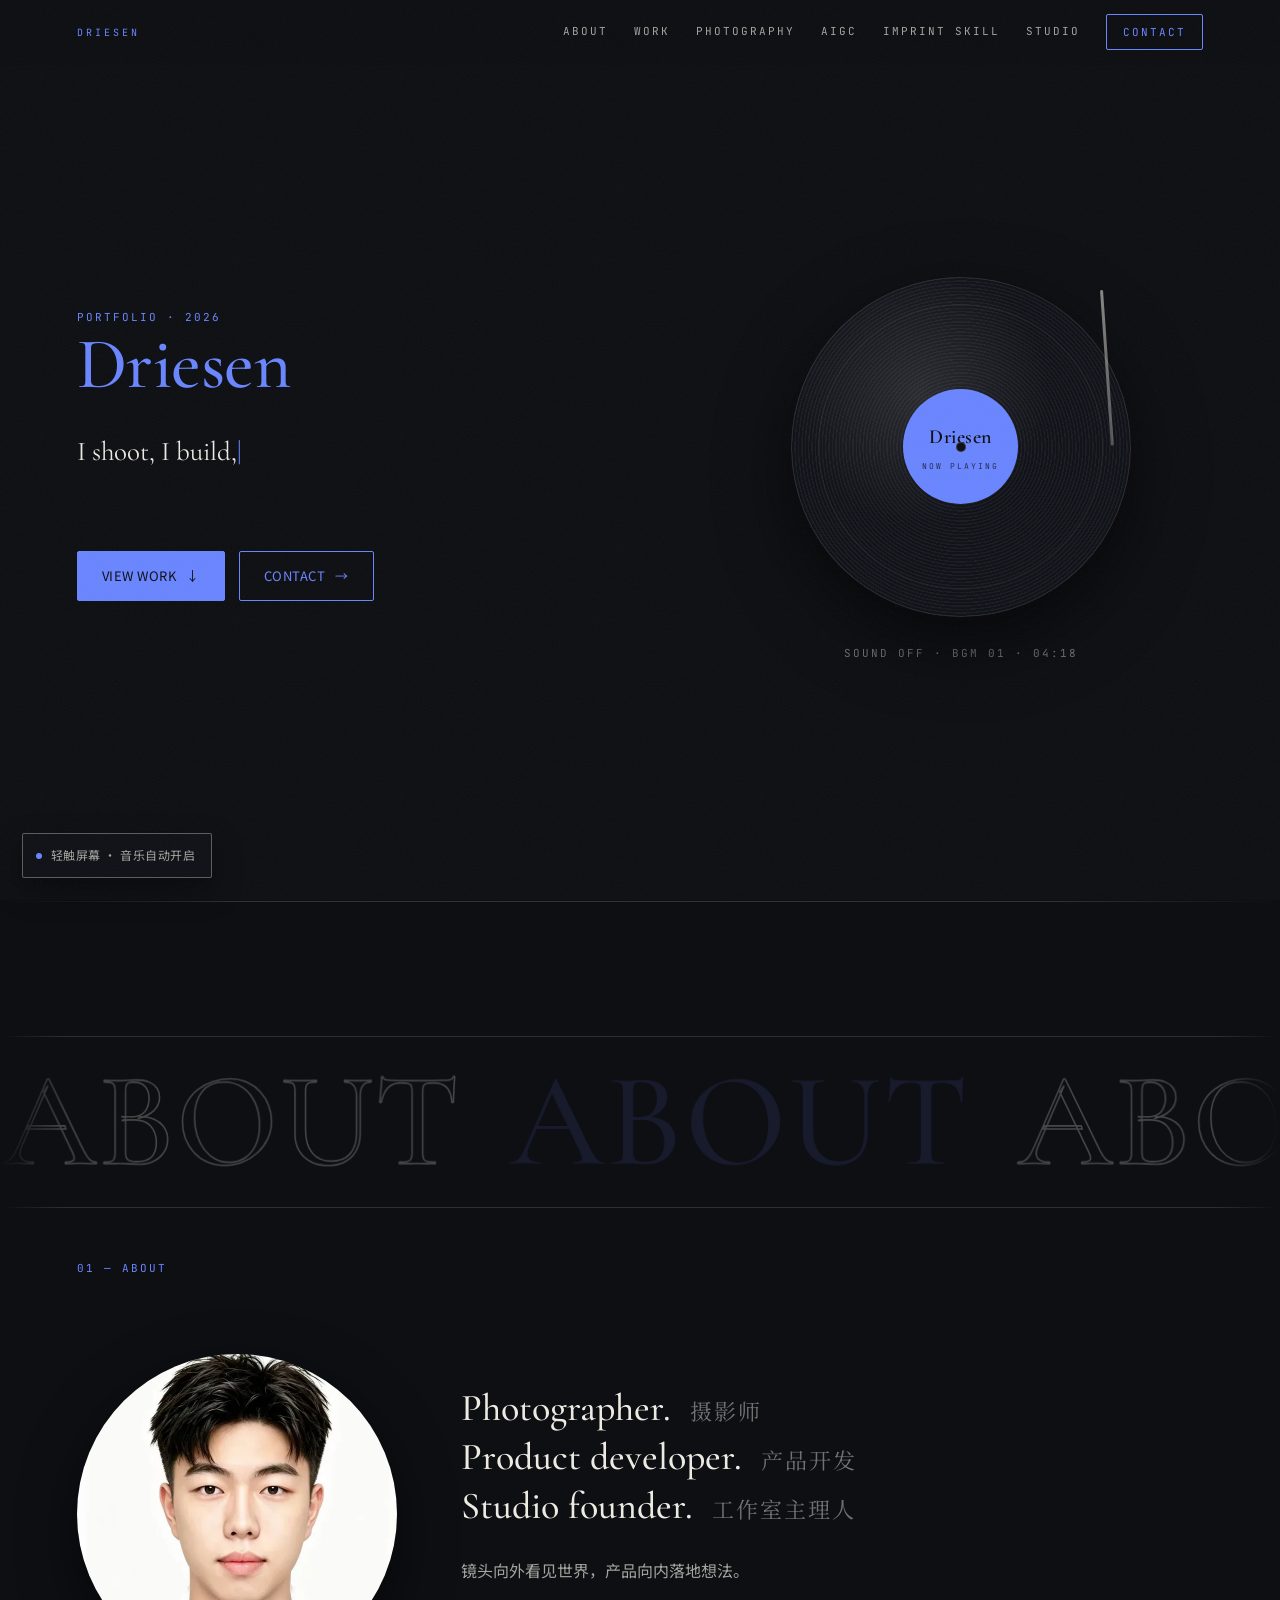
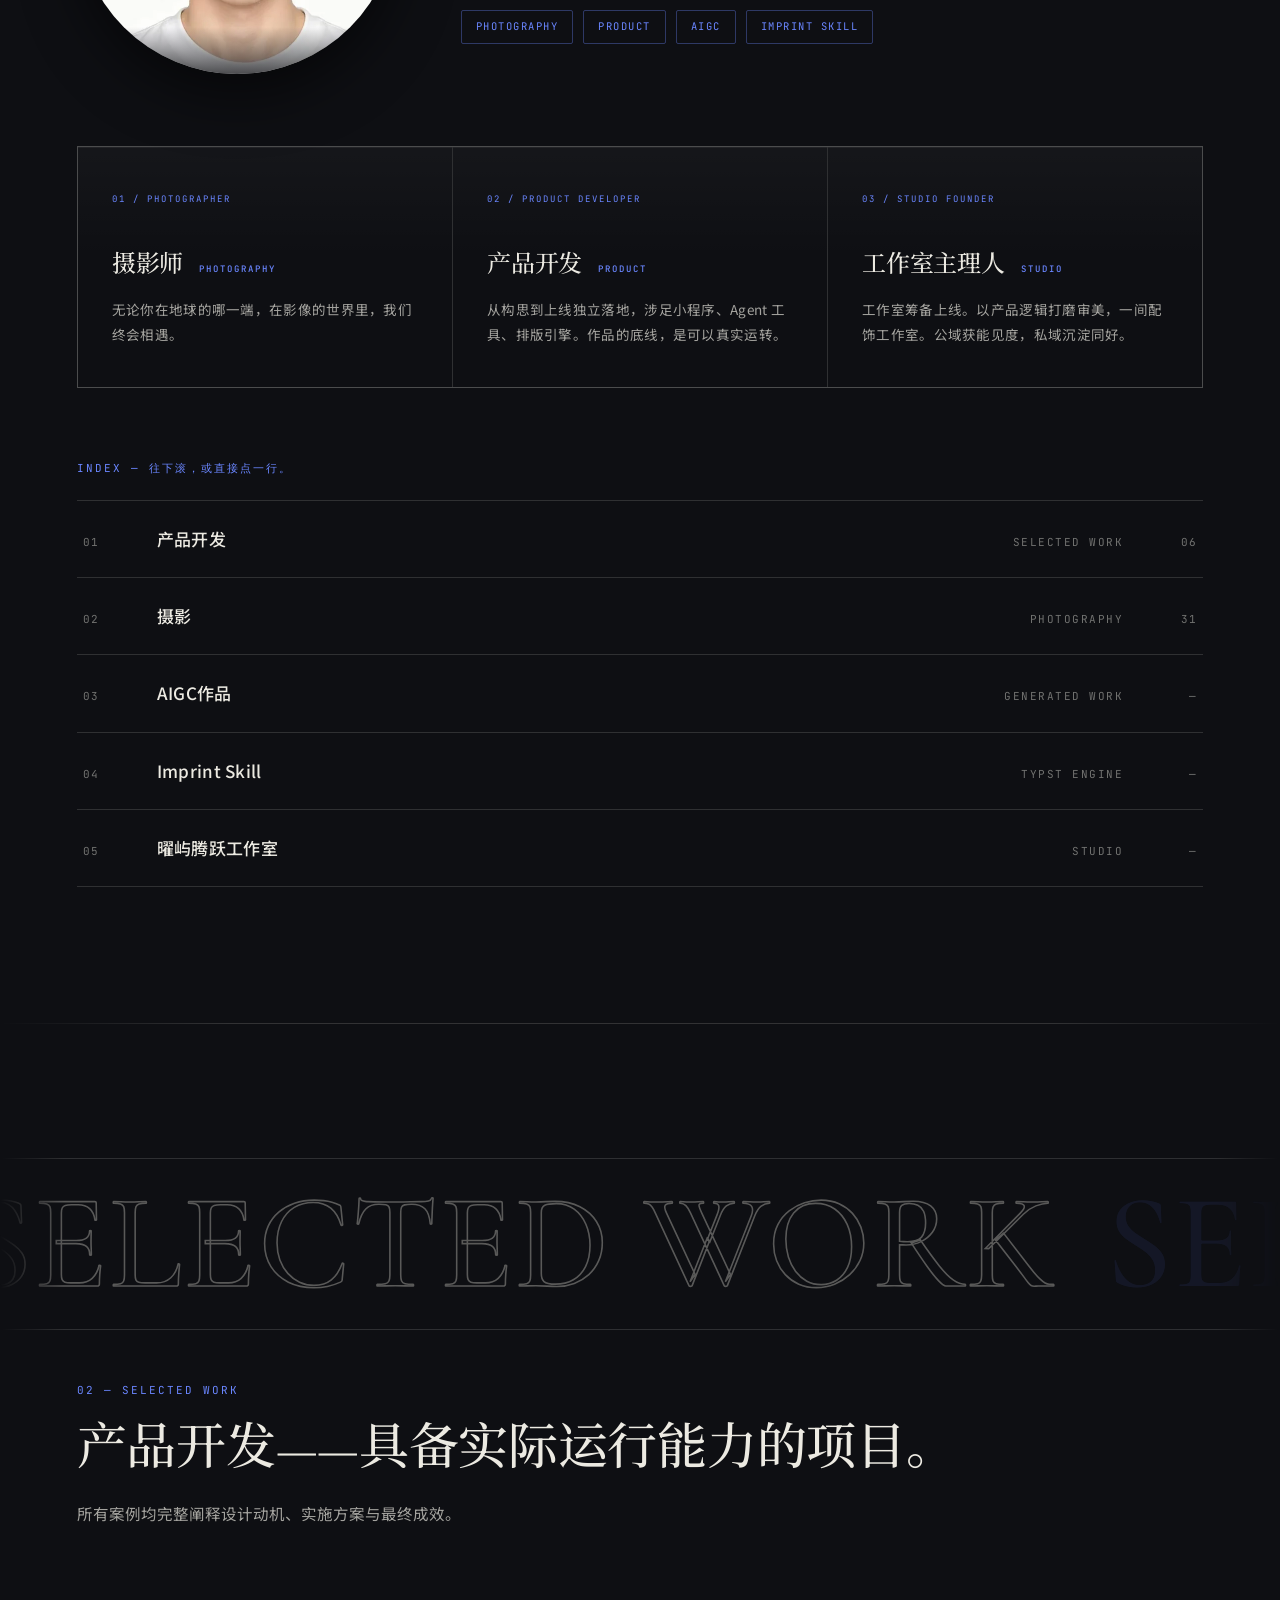
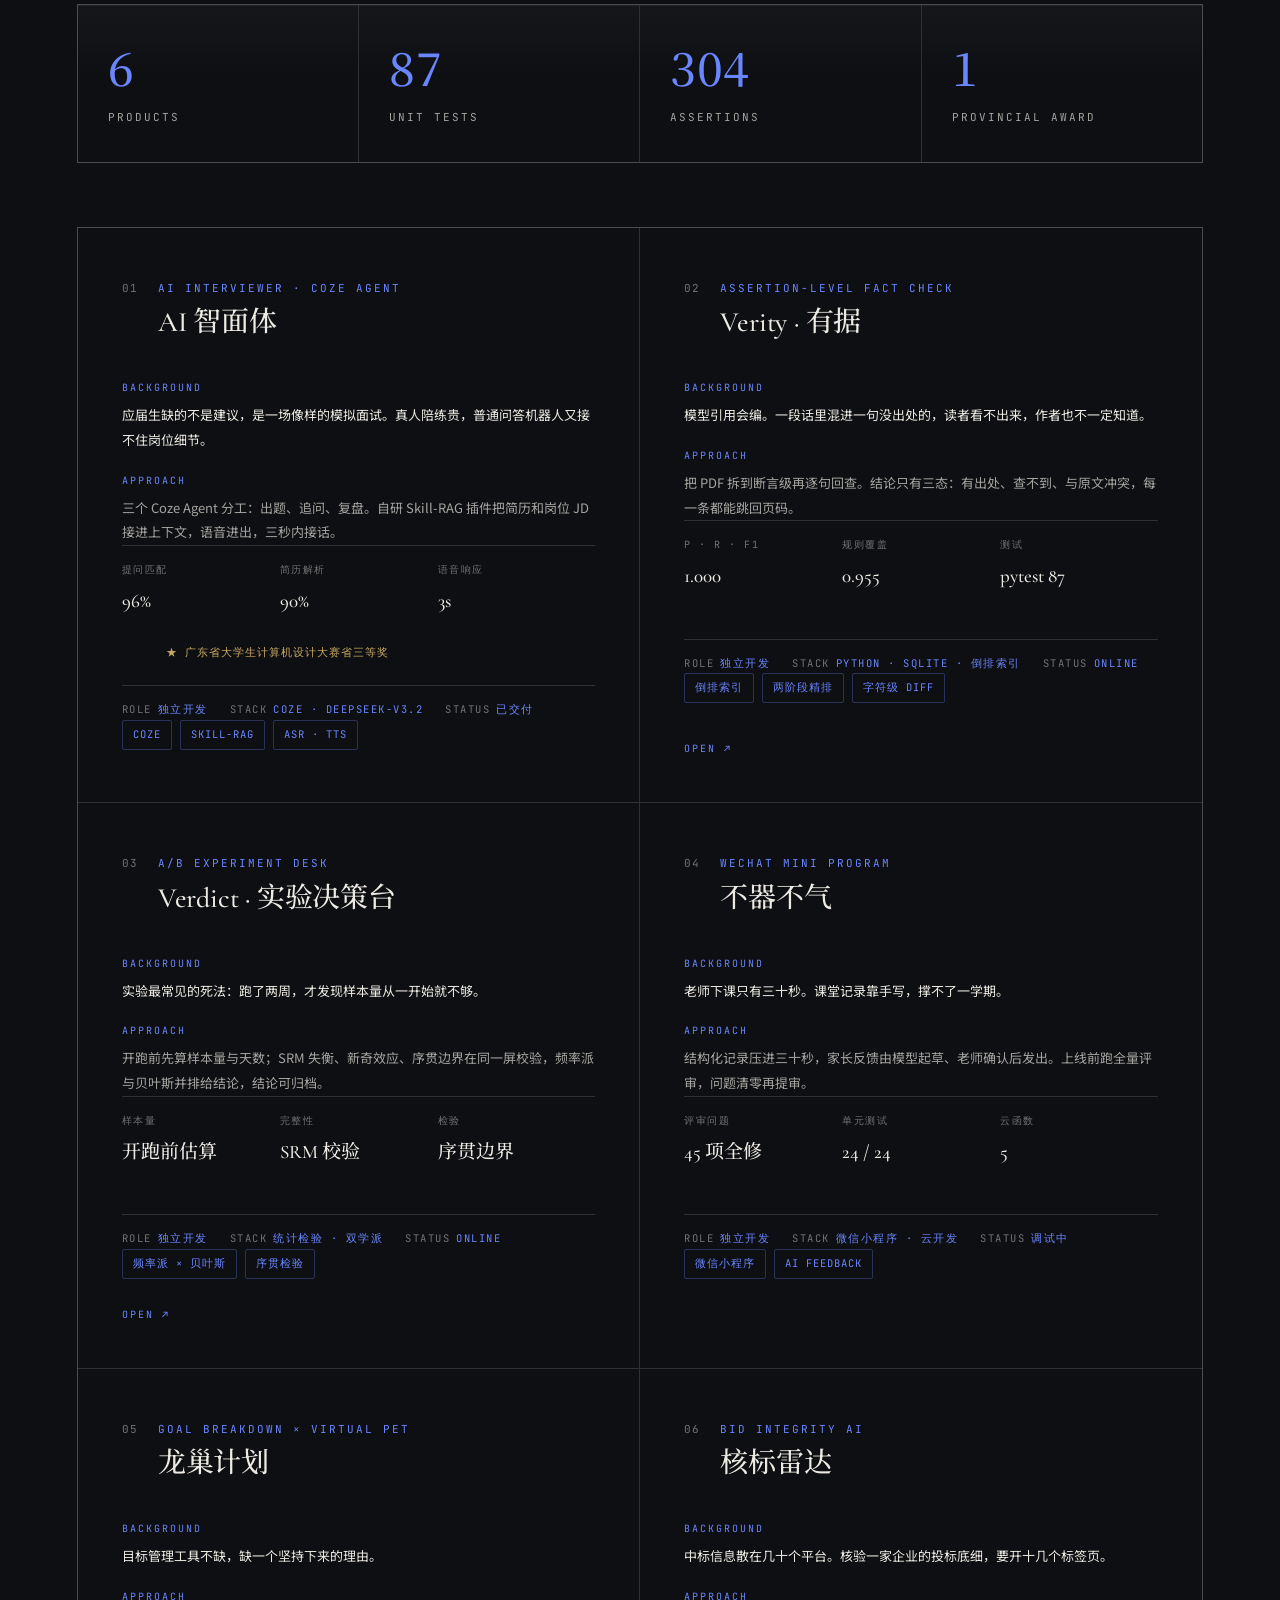
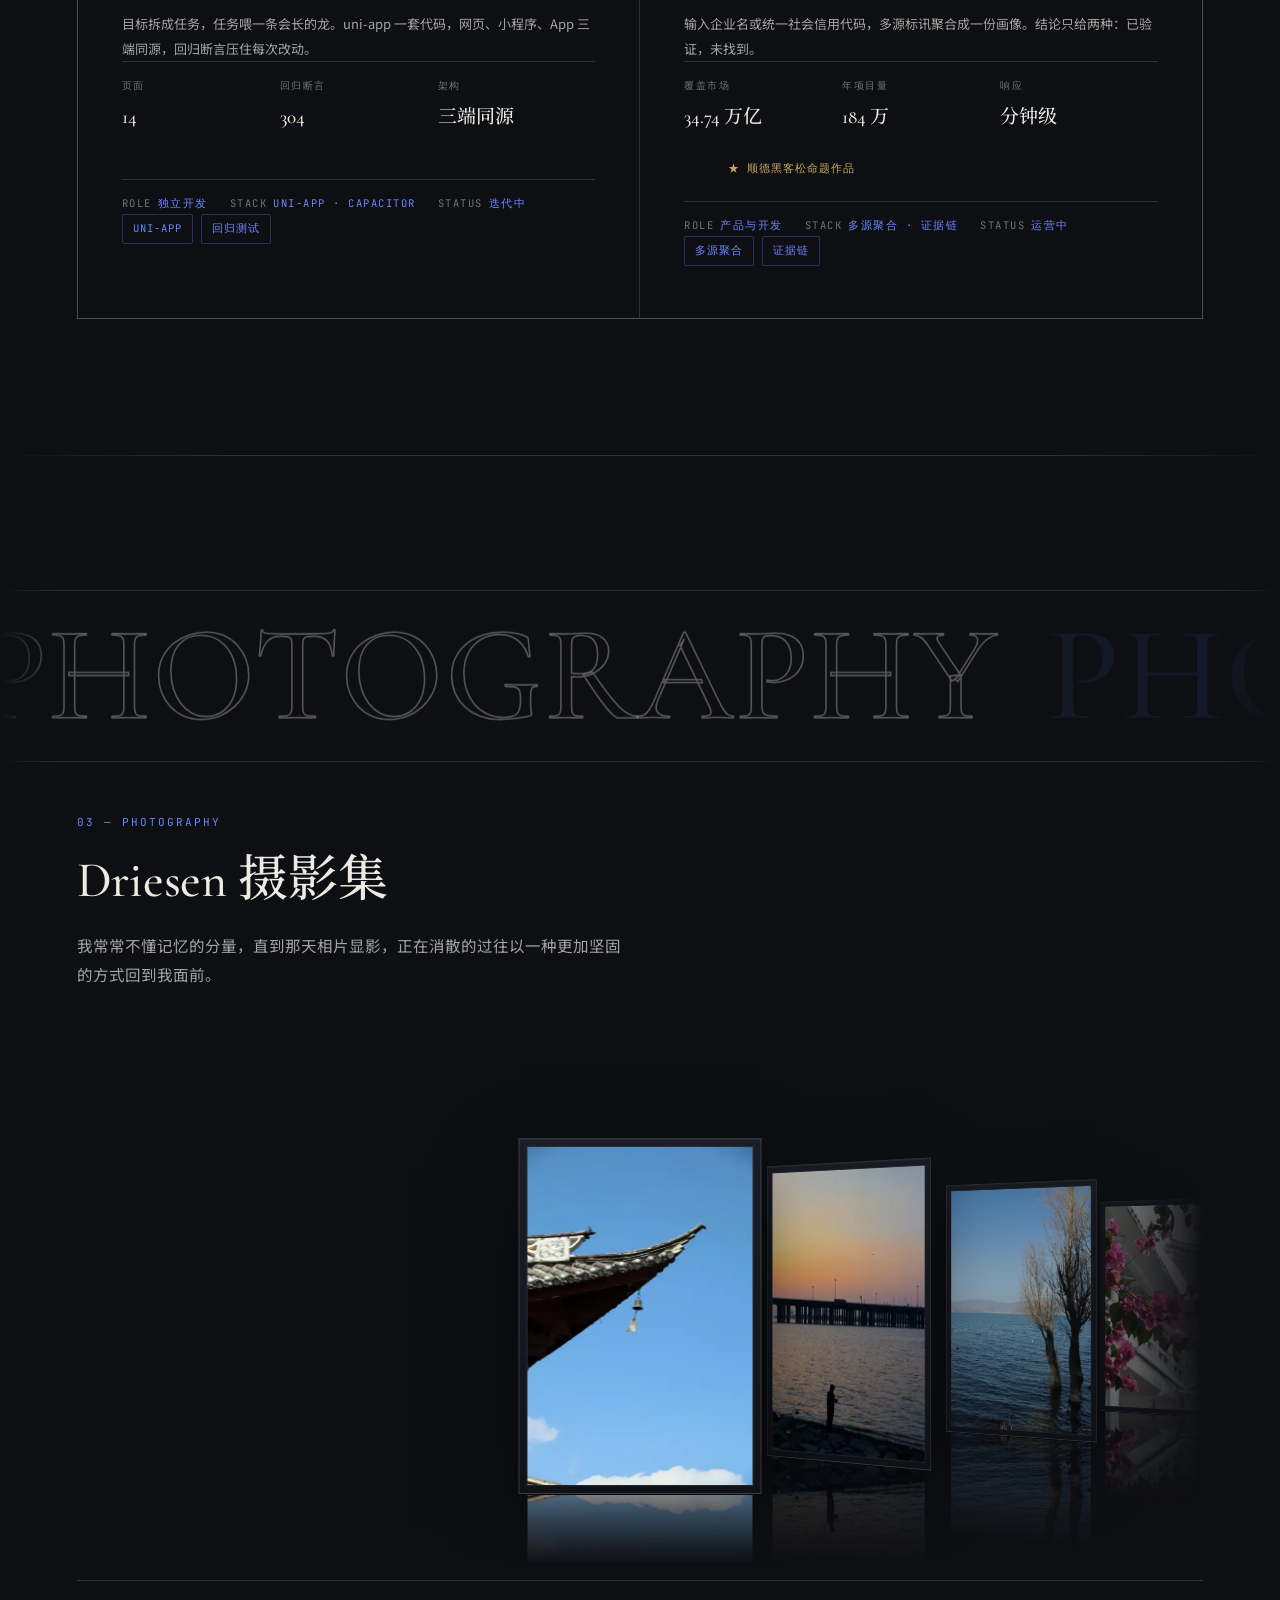
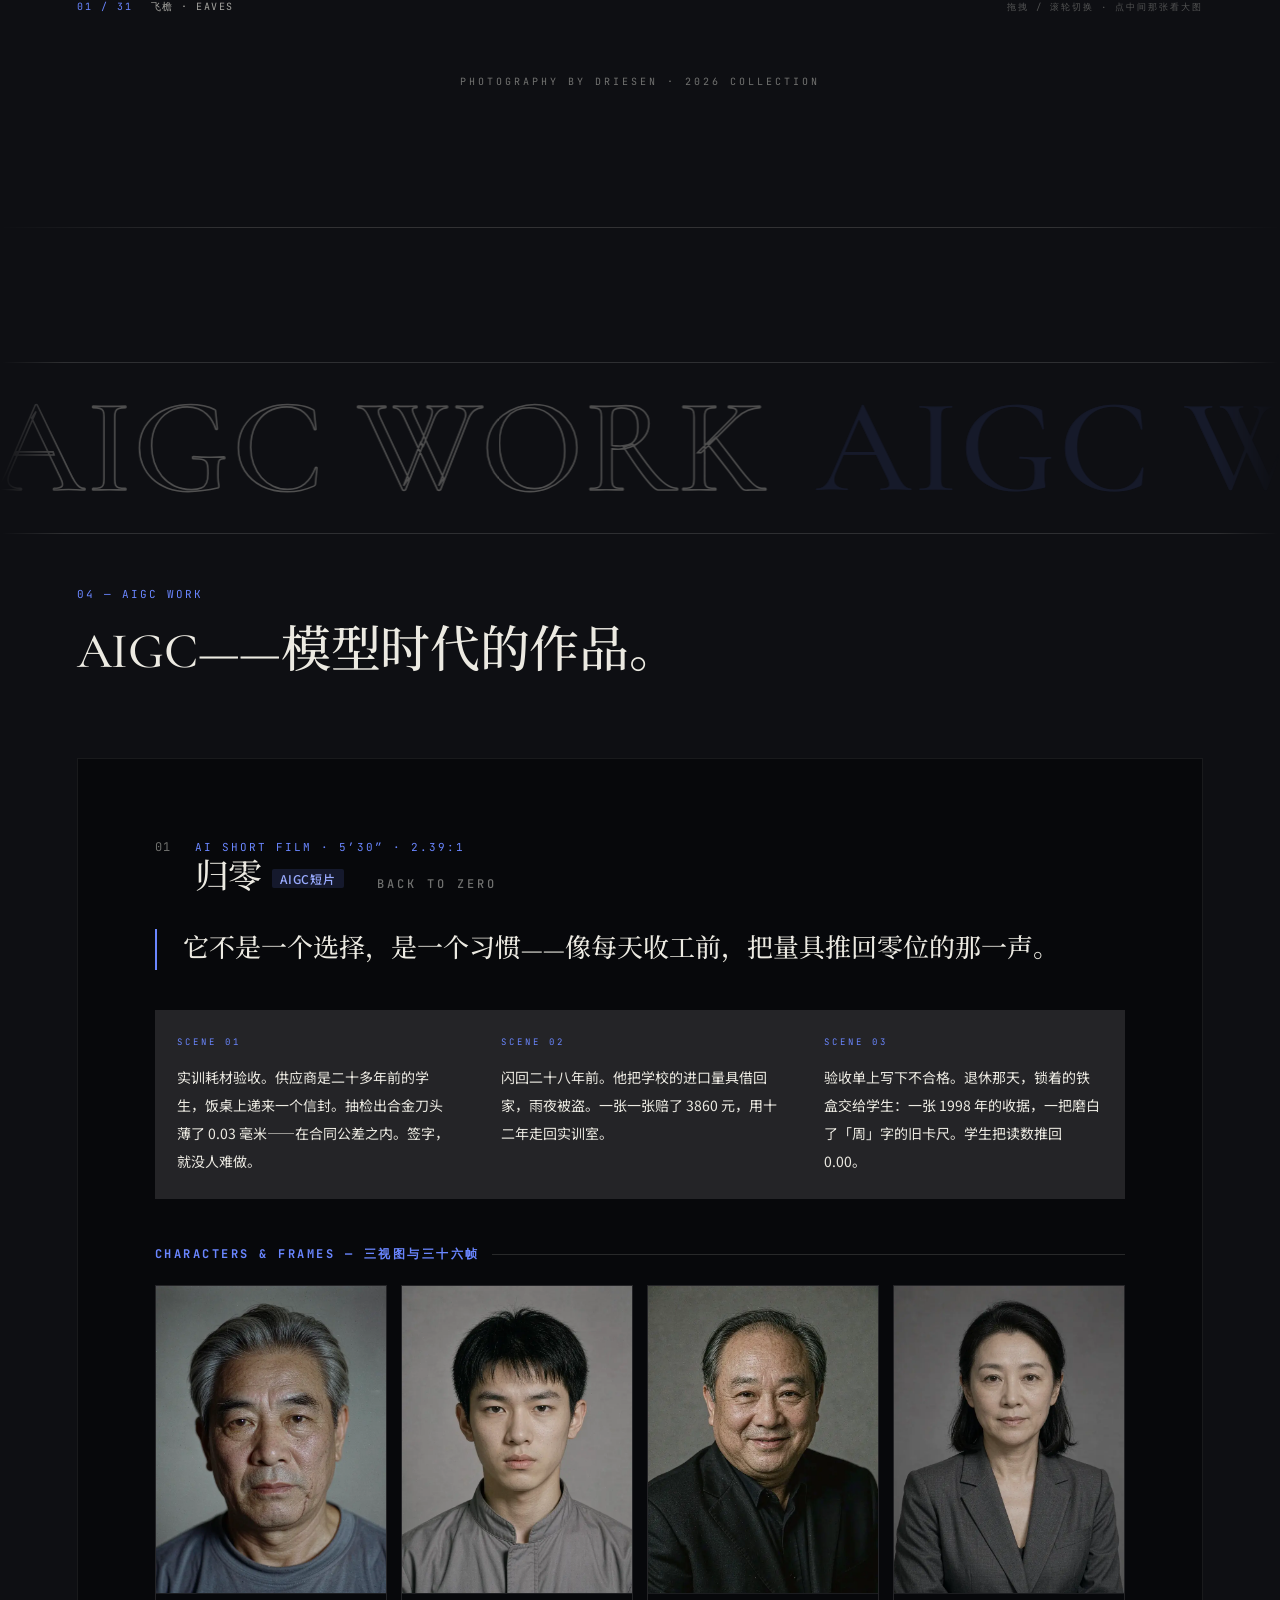
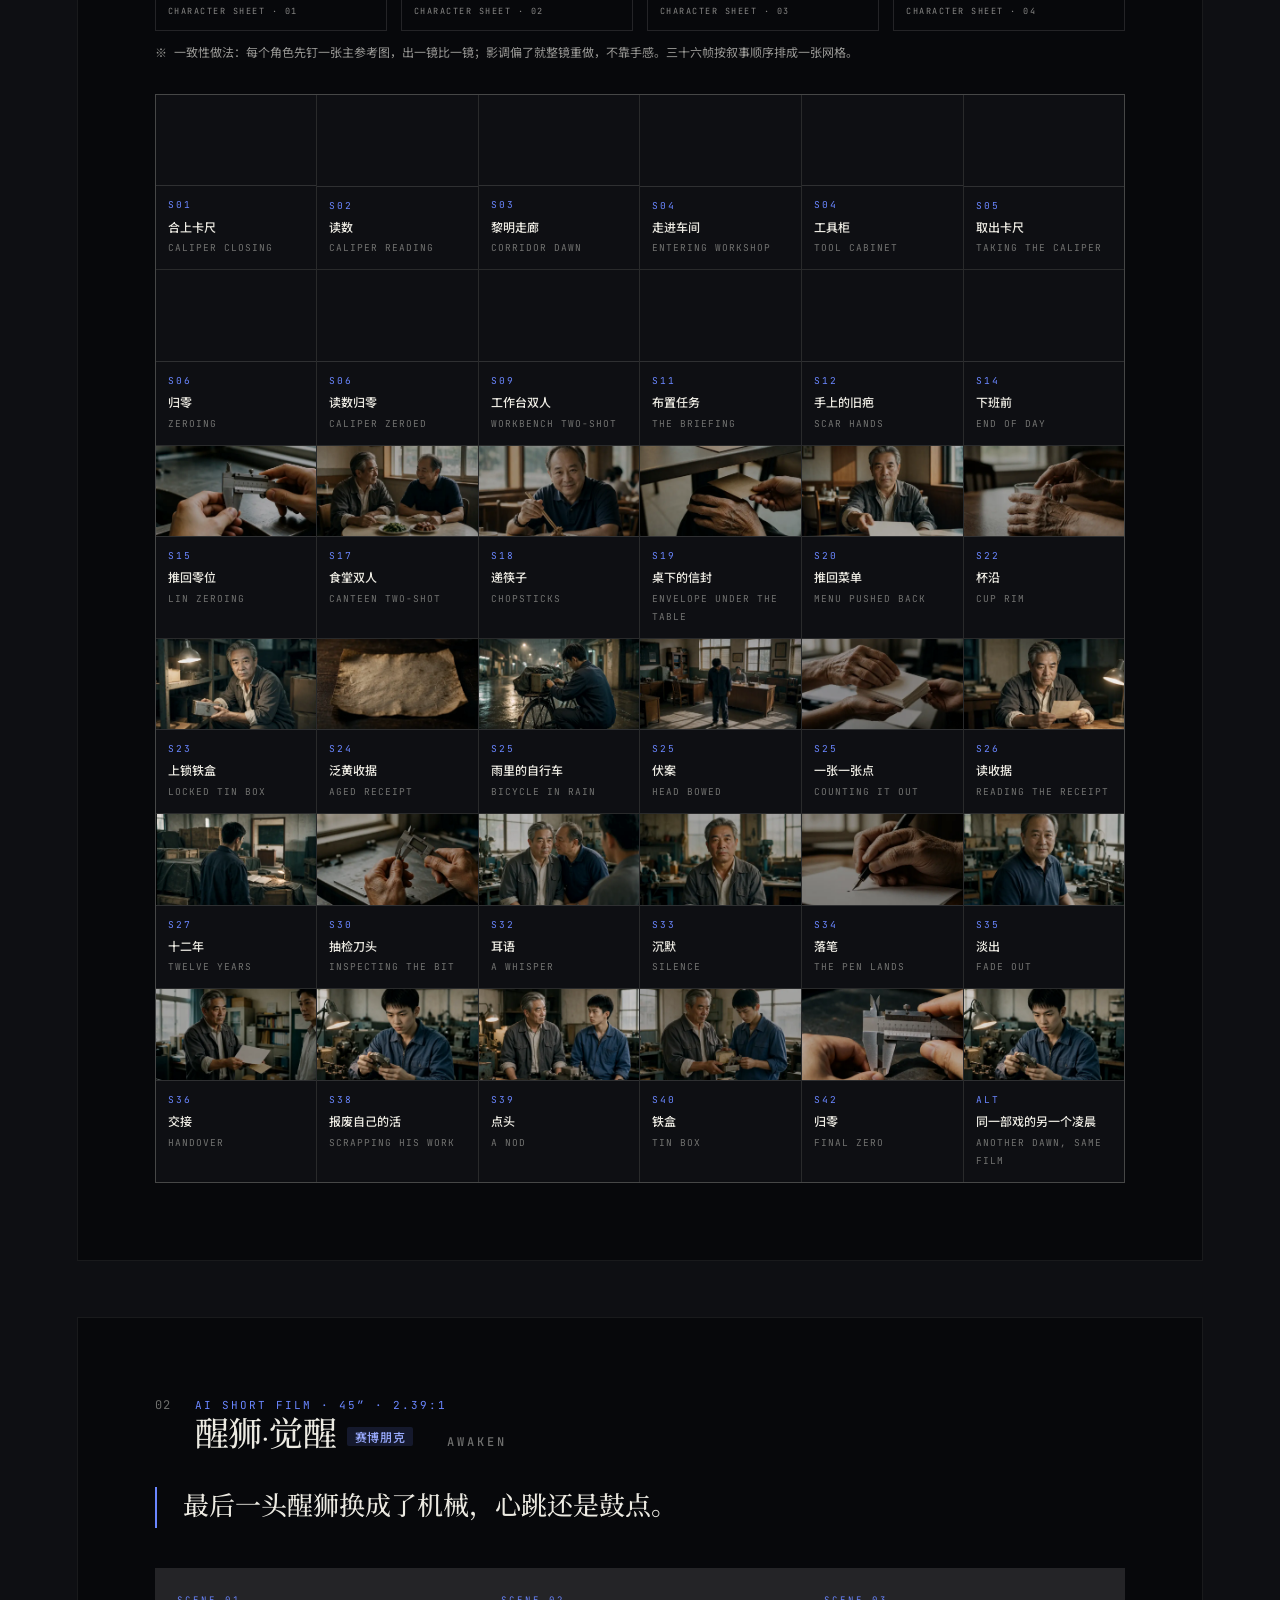
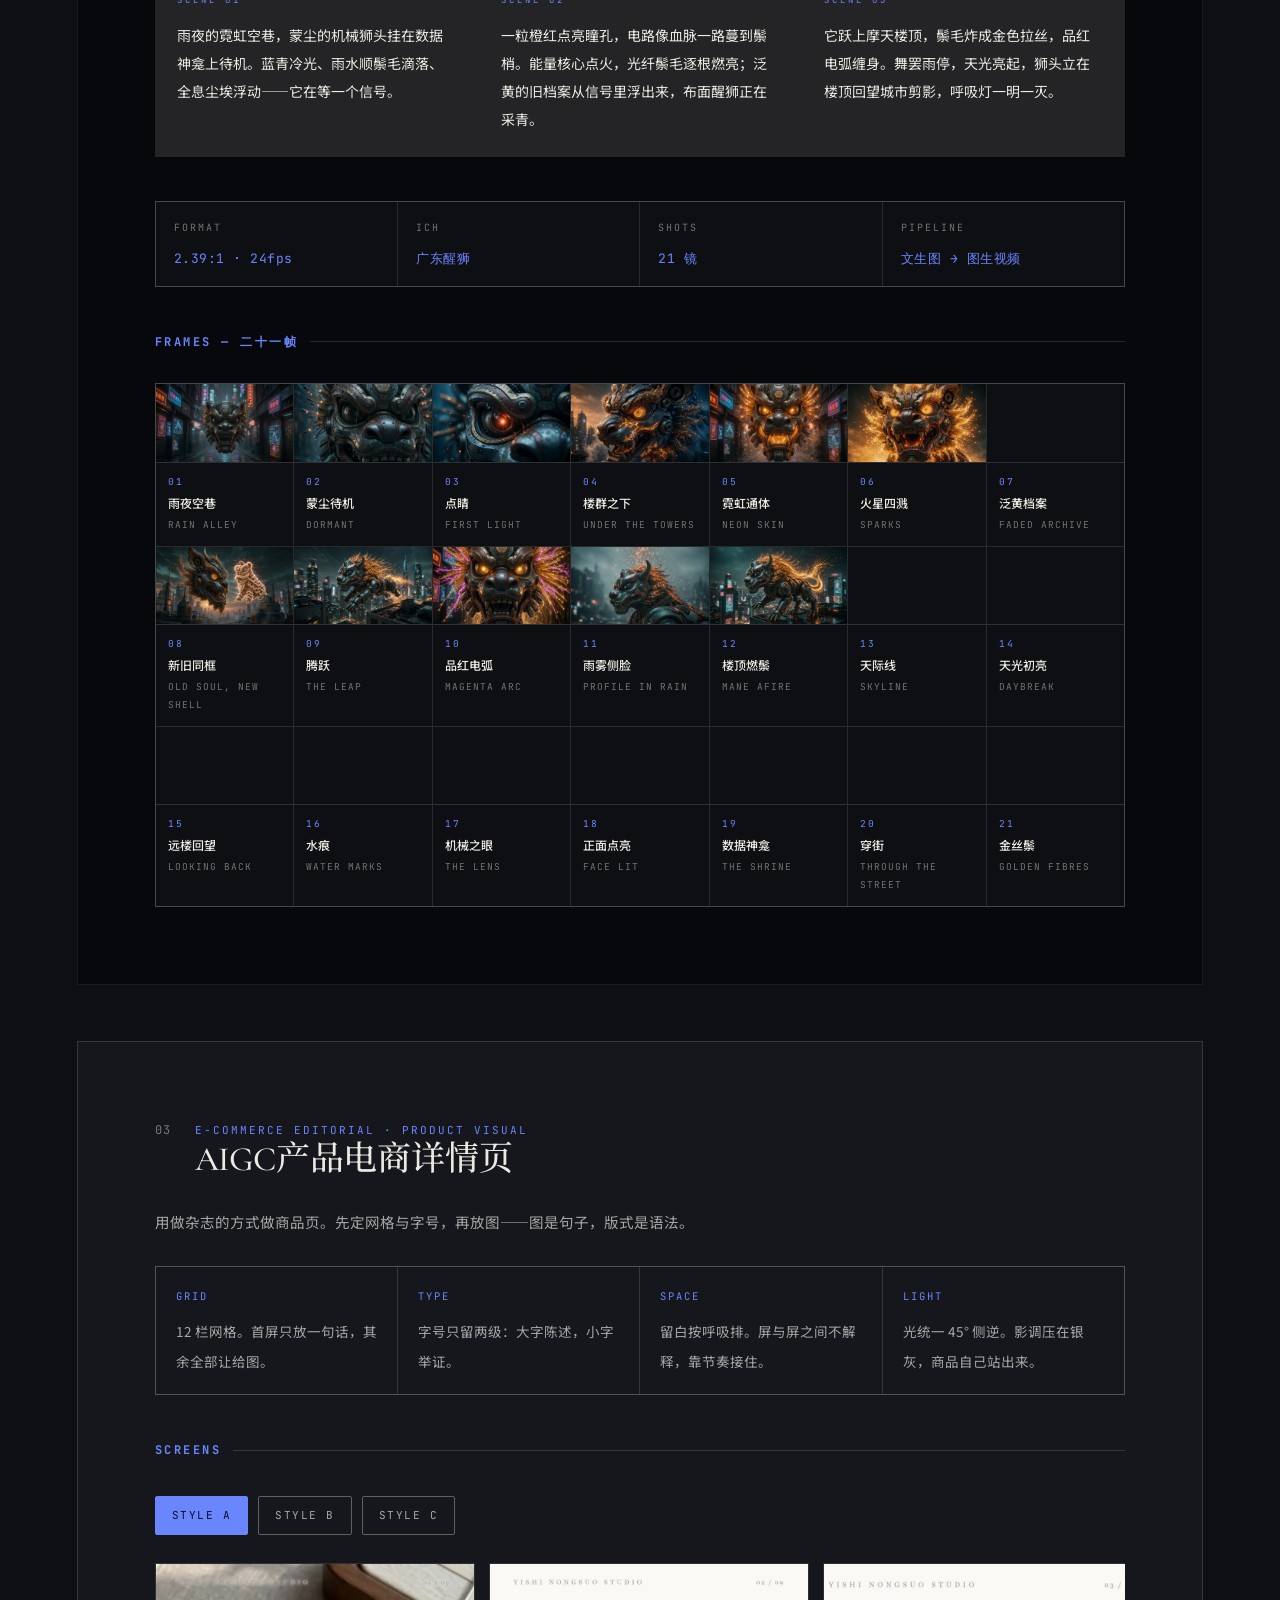
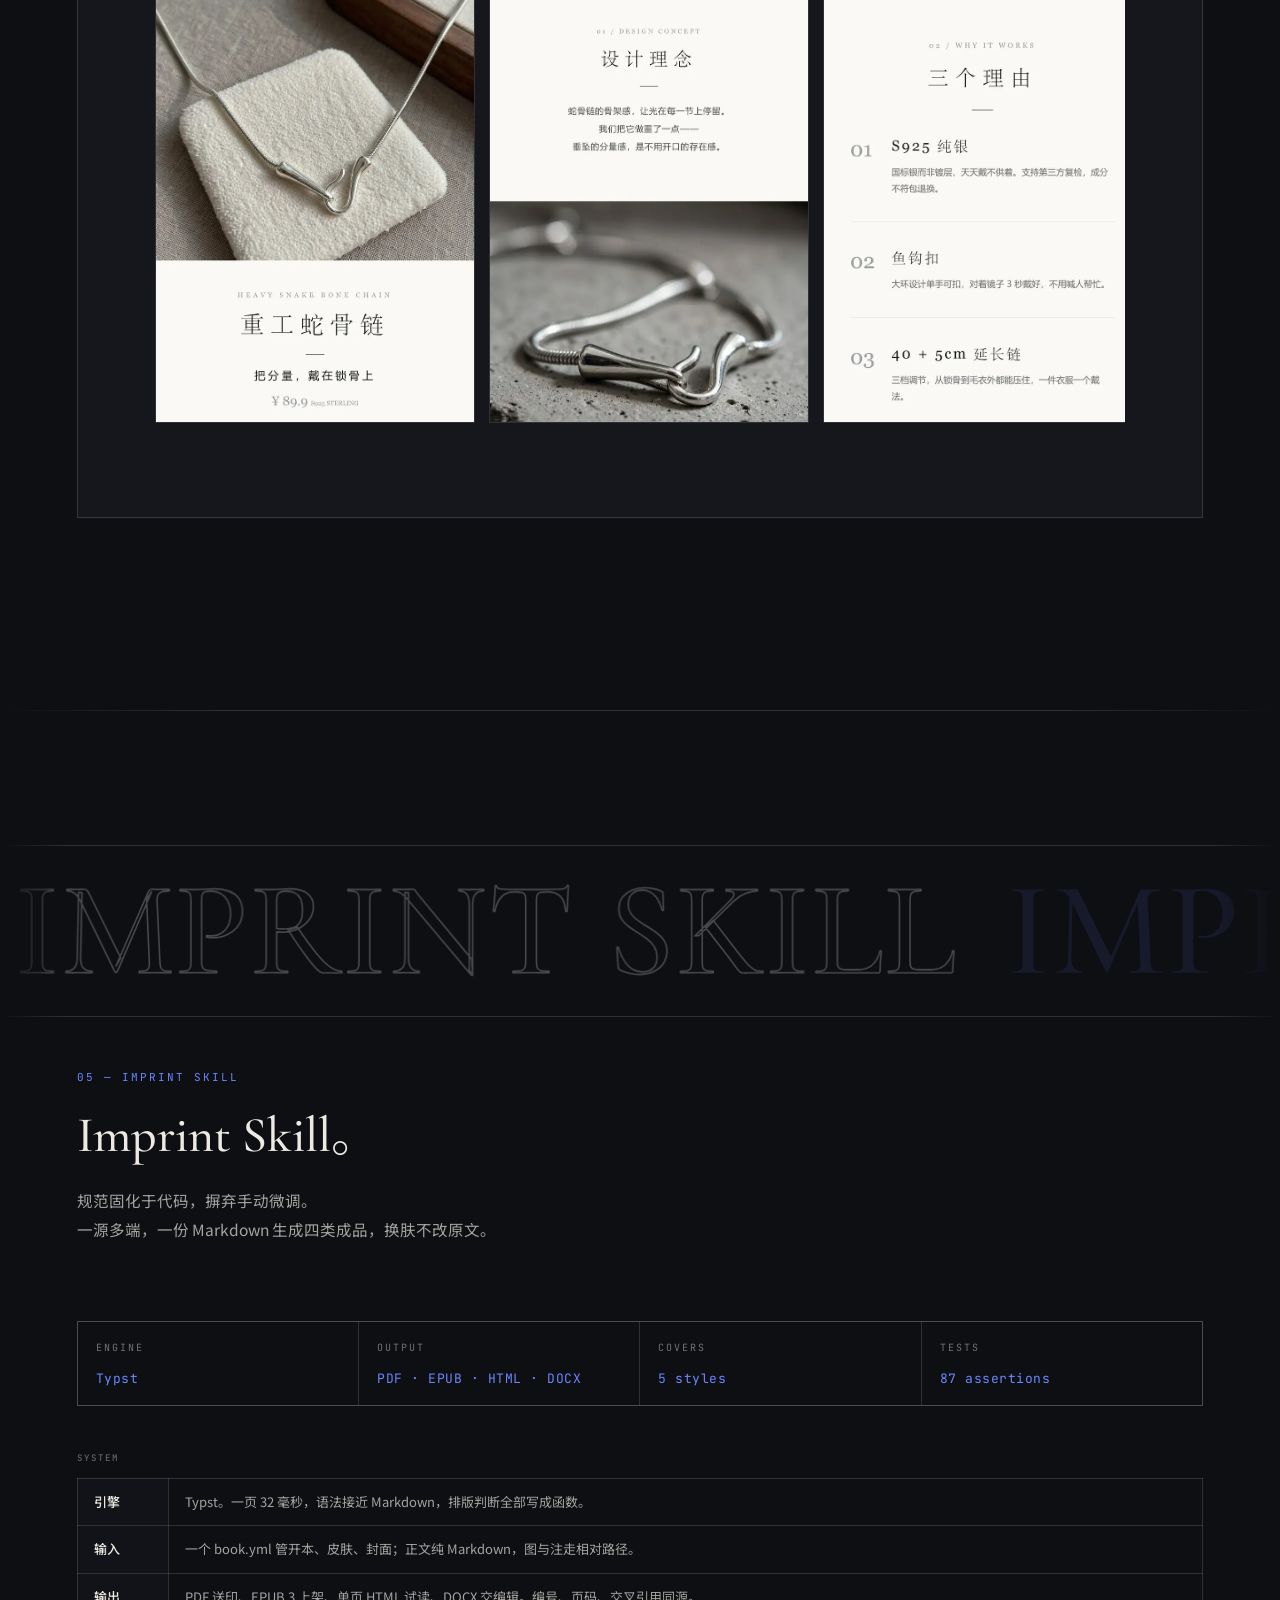
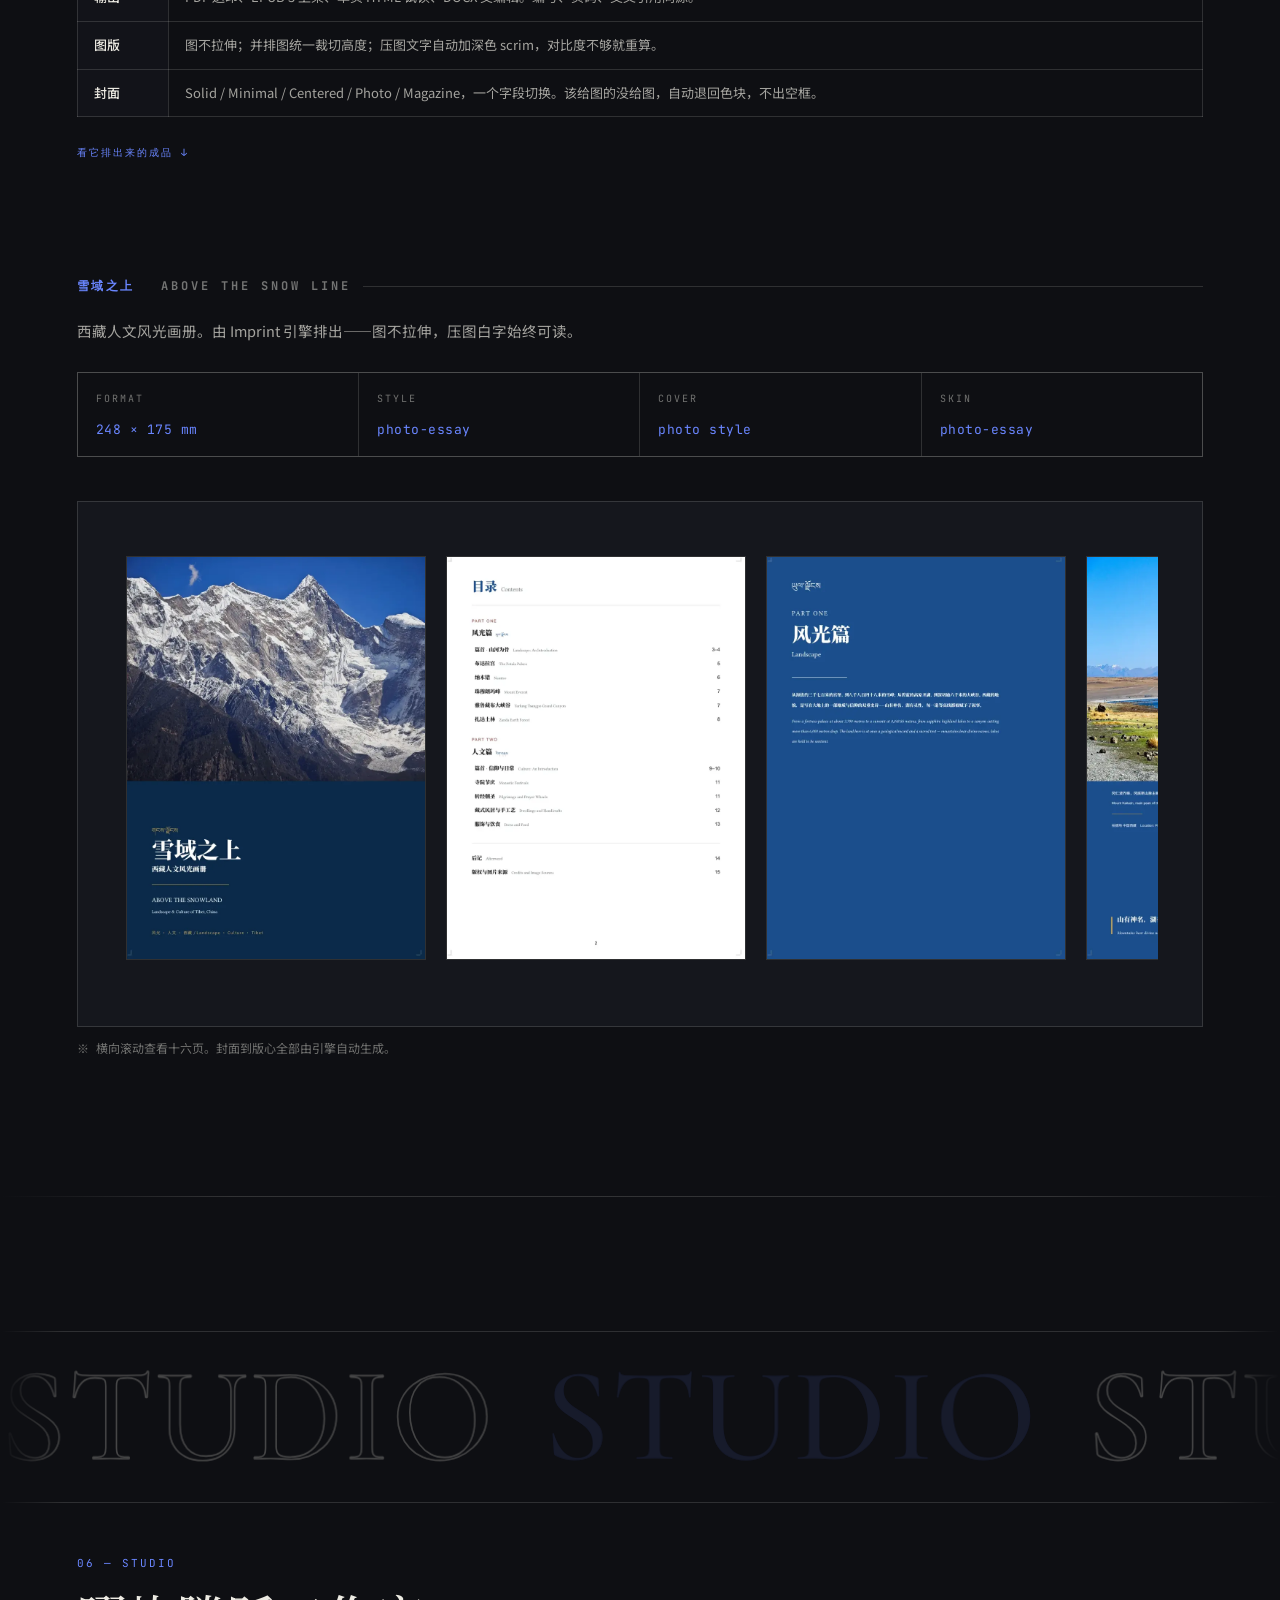
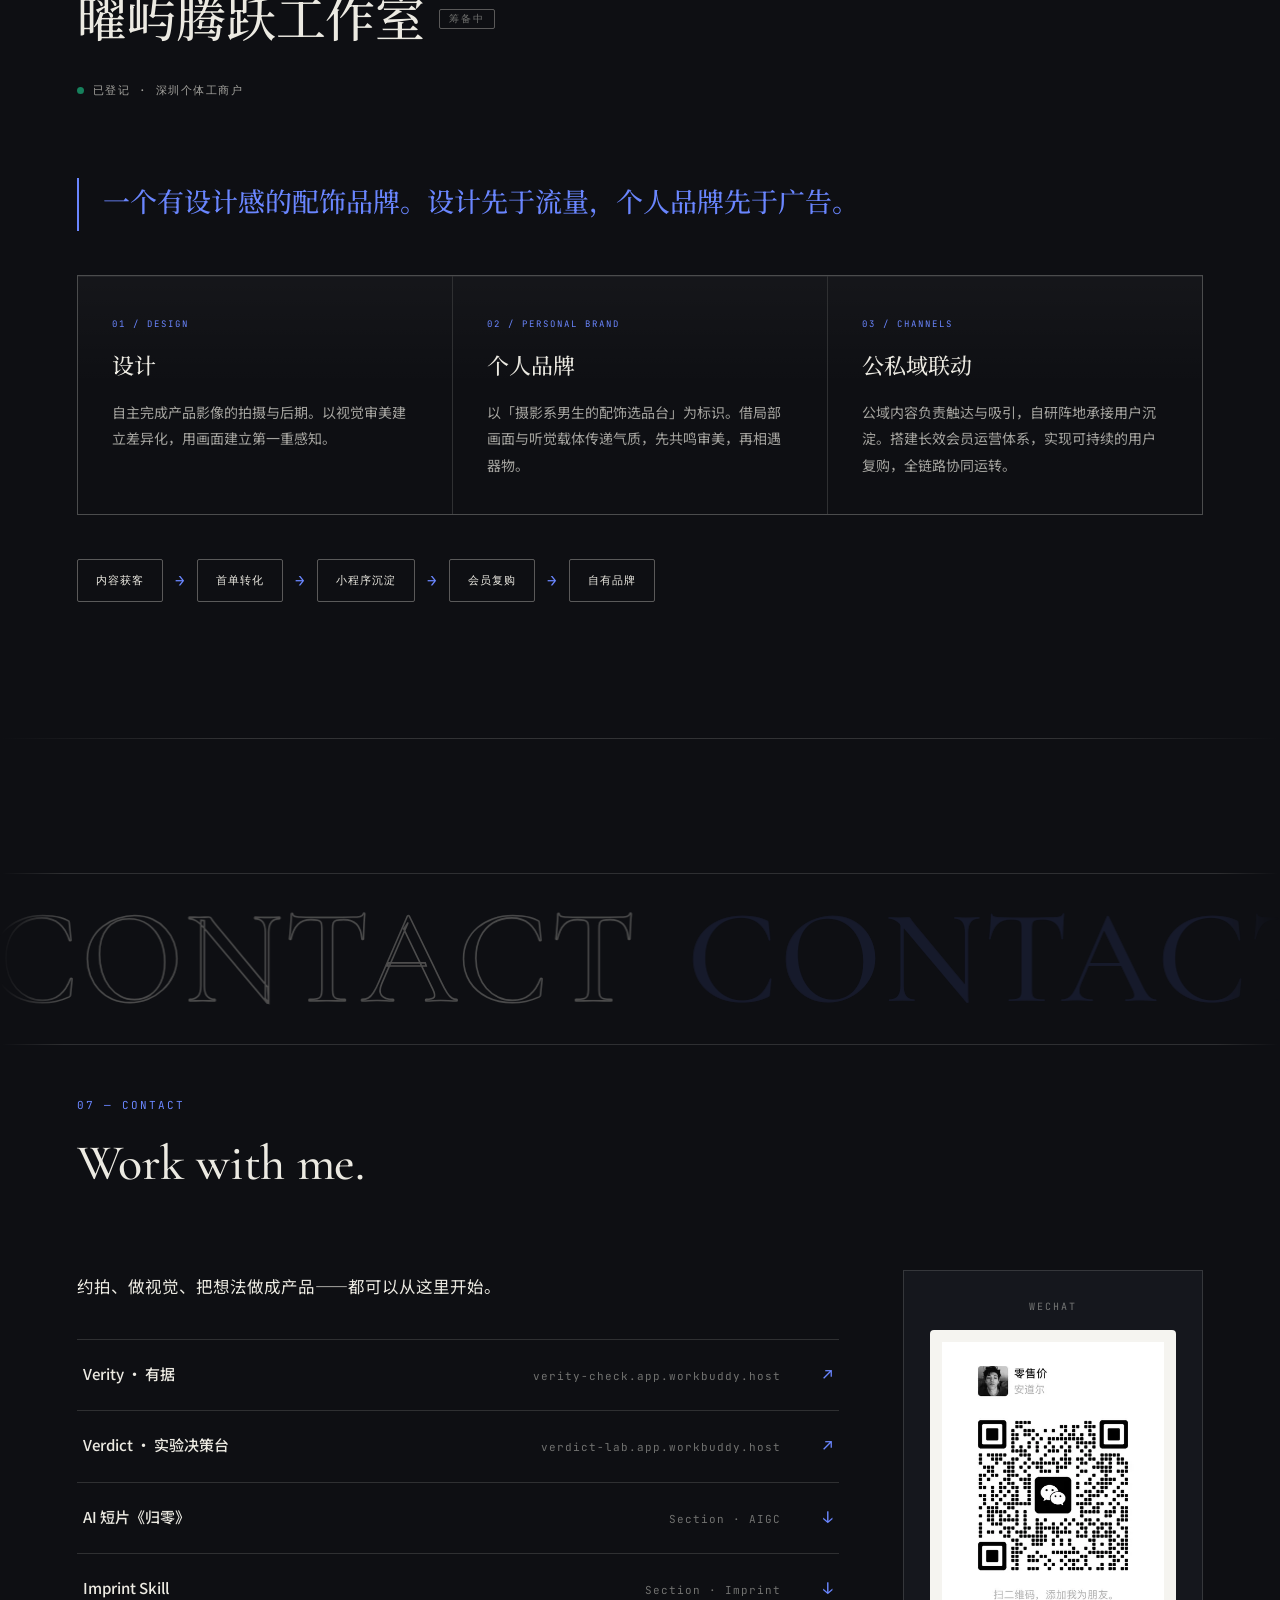
<file: index.html>
<!DOCTYPE html>
<html lang="zh-CN" data-theme="dark" class="gate-lock">
<head>
<meta charset="UTF-8" />
<meta name="viewport" content="width=device-width, initial-scale=1.0" />
<title>Driesen | Photography · Product · AIGC</title>
<meta name="description" content="Driesen — photographer, product developer, studio founder. Photography, product development and image generation." />
<meta property="og:title" content="Driesen | Photography · Product · AIGC" />
<meta property="og:description" content="Shoot, build, generate." />
<meta property="og:type" content="website" />
<meta name="twitter:card" content="summary_large_image" />
<meta name="theme-color" content="#f5f5f5" />

<script>
  /* 进入界面(gate)显隐：在 body 解析前判断真实触屏能力，非触屏加 .no-gate。
     综合 ontouchstart / maxTouchPoints / 媒体查询，避免国产浏览器误报成桌面
     导致进入界面消失、背景音乐无法在手势内启动 */
  (function () {
    var touch = ('ontouchstart' in window) || (navigator.maxTouchPoints > 0) ||
      window.matchMedia('(hover: none) and (pointer: coarse)').matches;
    if (!touch) document.documentElement.classList.add('no-gate');
  })();
</script>

<link rel="preconnect" href="https://fonts.googleapis.com" />
<link rel="preconnect" href="https://fonts.gstatic.com" crossorigin />
<link href="https://fonts.googleapis.com/css2?family=Cormorant+Garamond:ital,wght@0,300;0,400;0,500;0,600;1,400&family=Caveat:wght@400;500&family=JetBrains+Mono:wght@300;400;500&family=Noto+Sans+SC:wght@300;400;500&family=Noto+Serif+SC:wght@400;500;600&display=swap" rel="stylesheet" />
<link rel="icon" href="data:image/svg+xml,%3Csvg xmlns='http://www.w3.org/2000/svg' viewBox='0 0 32 32'%3E%3Crect width='32' height='32' fill='%230e0f13'/%3E%3Ctext x='16' y='22' font-family='Georgia,serif' font-size='18' fill='%236a86ff' text-anchor='middle'%3ED%3C/text%3E%3C/svg%3E" />
<link rel="stylesheet" href="assets/css/site.css?v=20261026h" />
<!-- 改动一：章节换色（删掉这一行 + 下面那行 script 即完全回到原样） -->
<link rel="stylesheet" href="assets/css/site-color.css?v=20261027b" />
<!-- 改动二：章节滚动横幅（删掉这一行 + 对应 script 即完全移除） -->
<link rel="stylesheet" href="assets/css/site-band.css?v=20261027c" />
<!-- 改动三：质感层（颗粒 / 细描边 / 面板高光；删掉这一行即完全复原） -->
<link rel="stylesheet" href="assets/css/site-texture.css?v=20261027a" />
<noscript><style>
  html.gate-lock { overflow: auto !important; }
  .gate { display: none !important; }
  .boot { animation: none !important; opacity: 1 !important; transform: none !important; }
</style></noscript>
</head>

<body>
<!-- ============ 进入画面 ============ -->
<div class="gate" id="gate">
  <div class="gate-inner">
    <p class="gate-eyebrow">Portfolio · 2026</p>
    <p class="gate-mark">Driesen</p>
    <p class="gate-sub">摄影 <i>·</i> 产品开发 <i>·</i> 图像生成</p>
  </div>

  <button class="gate-enter" id="gateEnter" type="button">
    <span class="ge-ring"><span class="ge-play"></span></span>
    <span class="ge-label">进入<em>Enter</em></span>
  </button>
</div>

<a class="skip" href="#hero">跳到主要内容</a>

<!-- 滚动进度 -->
<div class="progress" aria-hidden="true"><i id="progressBar"></i></div>

<!-- ============ NAV ============ -->
<header class="nav" id="nav">
  <div class="nav-inner">
    <a class="brand" href="#hero">
      <span class="brand-en">DRIESEN</span>
    </a>

    <button class="nav-toggle" id="navToggle" aria-expanded="false" aria-controls="navMenu" aria-label="打开导航菜单">
      <span></span><span></span><span></span>
    </button>

    <nav class="nav-menu" id="navMenu" aria-label="主导航">
      <a href="#about" data-nav>ABOUT</a>
      <a href="#selected-work" data-nav>WORK</a>
      <a href="#photography" data-nav>PHOTOGRAPHY</a>
      <a href="#aigc" data-nav>AIGC</a>
      <a href="#imprint" data-nav>IMPRINT SKILL</a>
      <a href="#studio" data-nav>STUDIO</a>
      <a class="nav-cta" href="#contact" data-nav>CONTACT</a>
    </nav>
  </div>
</header>

<main id="main">

<!-- ============ HERO ============ -->
<section class="hero" id="hero">
  <div class="container hero-inner">
    <div class="hero-copy">
      <p class="eyebrow boot" style="--b:0s">PORTFOLIO · 2026</p>
      <h1 class="display boot" style="--b:.08s">Driesen</h1>
      <p class="hero-line boot" style="--b:.18s">
        <span id="typed"></span><span class="caret" id="caret">|</span>
      </p>
      <div class="hero-actions boot" style="--b:.28s">
        <a class="btn btn-primary" href="#selected-work">VIEW WORK <span>↓</span></a>
        <a class="btn" href="#contact">CONTACT <span>→</span></a>
      </div>
    </div>

    <div class="hero-visual boot" style="--b:.2s">
      <button class="vinyl" id="vinyl" aria-label="播放 / 暂停背景音乐" aria-pressed="false">
        <span class="vinyl-disc">
          <span class="vinyl-grooves"></span>
          <span class="vinyl-label">
            <span class="vl-cn">Driesen</span>
            <span class="vl-en">NOW PLAYING</span>
          </span>
          <span class="vinyl-hole"></span>
        </span>
        <span class="vinyl-arm"></span>
      </button>
      <p class="vinyl-meta"><span id="vinylState">PLAYING</span> · BGM 01 · 04:18</p>
      <video id="bgm" class="bgm-media" src="assets/audio/bgm.mp3" preload="auto" loop muted autoplay playsinline webkit-playsinline disablepictureinpicture></video>
    </div>
  </div>
</section>

<!-- ============ 01 ABOUT ============ -->
<section class="section" id="about">
  <div class="container">
    <div class="sec-head">
      <p class="eyebrow reveal">01 — ABOUT</p>
    </div>

    <!-- 自我介绍：照片 + 自述 -->
    <div class="portrait-grid">
      <figure class="portrait-card reveal" style="--d:.08s">
        <span class="p-ring"></span>
        <img src="assets/img/portrait.webp" alt="Driesen 肖像" width="640" height="640" />
        <figcaption class="portrait-cap"><span>DRIESEN</span></figcaption>
      </figure>
      <div class="about-copy">
        <p class="about-line reveal" style="--d:.14s">Photographer. <span class="al-cn">摄影师</span><br>Product developer. <span class="al-cn">产品开发</span><br>Studio founder. <span class="al-cn">工作室主理人</span></p>
        <p class="reveal" style="--d:.2s">镜头向外看见世界，产品向内落地想法。</p>
        <ul class="about-tags reveal" style="--d:.26s">
          <li>Photography</li><li>Product</li><li>AIGC</li><li>Imprint Skill</li>
        </ul>
      </div>
    </div>

    <div class="trio">
      <article class="tile reveal" style="--d:.1s">
        <span class="idx">01 / PHOTOGRAPHER</span>
        <h3 class="tile-title">摄影师 <em>Photography</em></h3>
        <p class="tile-body">无论你在地球的哪一端，在影像的世界里，我们终会相遇。</p>
      </article>
      <article class="tile reveal" style="--d:.18s">
        <span class="idx">02 / PRODUCT DEVELOPER</span>
        <h3 class="tile-title">产品开发 <em>Product</em></h3>
        <p class="tile-body">从构思到上线独立落地，涉足小程序、Agent 工具、排版引擎。作品的底线，是可以真实运转。</p>
      </article>
      <article class="tile reveal" style="--d:.26s">
        <span class="idx">03 / STUDIO FOUNDER</span>
        <h3 class="tile-title">工作室主理人 <em>Studio</em></h3>
        <p class="tile-body">工作室筹备上线。以产品逻辑打磨审美，一间配饰工作室。公域获能见度，私域沉淀同好。</p>
      </article>
    </div>

    <div class="index-block">
      <p class="eyebrow reveal">INDEX — 往下滚，或直接点一行。</p>
      <ul class="index-list">
        <li class="reveal" style="--d:.06s"><a href="#selected-work"><span class="i-num">01</span><span class="i-cn">产品开发</span><span class="i-en">Selected Work</span><span class="i-count">06</span></a></li>
        <li class="reveal" style="--d:.1s"><a href="#photography"><span class="i-num">02</span><span class="i-cn">摄影</span><span class="i-en">Photography</span><span class="i-count">31</span></a></li>
        <li class="reveal" style="--d:.14s"><a href="#aigc"><span class="i-num">03</span><span class="i-cn">AIGC作品</span><span class="i-en">Generated Work</span><span class="i-count">—</span></a></li>
        <li class="reveal" style="--d:.18s"><a href="#imprint"><span class="i-num">04</span><span class="i-cn">Imprint Skill</span><span class="i-en">Typst Engine</span><span class="i-count">—</span></a></li>
        <li class="reveal" style="--d:.22s"><a href="#studio"><span class="i-num">05</span><span class="i-cn">曜屿腾跃工作室</span><span class="i-en">Studio</span><span class="i-count">—</span></a></li>
      </ul>
    </div>
  </div>
</section>

<!-- ============ 02 SELECTED WORK ============ -->
<section class="section" id="selected-work">
  <div class="container">
    <div class="sec-head">
      <p class="eyebrow reveal">02 — SELECTED WORK</p>
      <h2 class="h2 reveal" style="--d:.06s">产品开发——具备实际运行能力的项目。</h2>
      <p class="sec-desc reveal" style="--d:.1s">所有案例均完整阐释设计动机、实施方案与最终成效。</p>
    </div>

    <div class="stats">
      <div class="stat reveal" style="--d:.06s"><b data-count="6">6</b><span>Products</span></div>
      <div class="stat reveal" style="--d:.12s"><b data-count="87">87</b><span>Unit Tests</span></div>
      <div class="stat reveal" style="--d:.18s"><b data-count="304">304</b><span>Assertions</span></div>
      <div class="stat reveal" style="--d:.24s"><b data-count="1">1</b><span>Provincial Award</span></div>
    </div>

    <div class="work-grid" id="workGrid"></div>
  </div>
</section>

<!-- ============ 03 PHOTOGRAPHY ============ -->
<section class="section" id="photography">
  <div class="container">
    <div class="sec-head">
      <p class="eyebrow reveal">03 — PHOTOGRAPHY</p>
      <h2 class="h2 reveal" style="--d:.06s">Driesen 摄影集</h2>
      <p class="sec-desc reveal" style="--d:.1s">我常常不懂记忆的分量，直到那天相片显影，正在消散的过往以一种更加坚固的方式回到我面前。</p>
    </div>

    <div class="cf reveal" id="coverflow" aria-label="Driesen 摄影集 — 唱片架式相册，可拖拽切换">
      <div class="cf-stage" id="cfStage" tabindex="0" role="group" aria-label="左右拖拽切换照片"></div>
      <div class="cf-bar">
        <span class="cf-count" id="cfCount">01 / 31</span>
        <span class="cf-name" id="cfName">飞檐 · Eaves</span>
        <span class="cf-hint">拖拽 / 滚轮切换 · 点中间那张看大图</span>
      </div>
    </div>
    <p class="credit reveal">PHOTOGRAPHY BY DRIESEN · 2026 COLLECTION</p>
  </div>
</section>

<!-- ============ 04 AIGC ============ -->
<section class="section" id="aigc">
  <div class="container">
    <div class="sec-head">
      <p class="eyebrow reveal">04 — AIGC WORK</p>
      <h2 class="h2 reveal" style="--d:.06s">AIGC——模型时代的作品。</h2>
    </div>

    <!-- 归零：电影感 -->
    <article class="case case-film reveal">
      <header class="case-head">
        <span class="idx">01</span>
        <div>
          <p class="eyebrow">AI Short Film · 5′30″ · 2.39:1</p>
          <h3 class="work-title">归零<span class="title-tag">AIGC短片</span> <em class="film-en">Back to Zero</em></h3>
        </div>
      </header>

      <blockquote class="film-quote reveal">它不是一个选择，是一个习惯——像每天收工前，把量具推回零位的那一声。</blockquote>

      <div class="scenes">
        <section class="scene reveal">
          <p class="scene-no">SCENE 01</p>
          <p class="scene-txt">实训耗材验收。供应商是二十多年前的学生，饭桌上递来一个信封。抽检出合金刀头薄了 0.03 毫米——在合同公差之内。签字，就没人难做。</p>
        </section>
        <section class="scene reveal">
          <p class="scene-no">SCENE 02</p>
          <p class="scene-txt">闪回二十八年前。他把学校的进口量具借回家，雨夜被盗。一张一张赔了 3860 元，用十二年走回实训室。</p>
        </section>
        <section class="scene reveal">
          <p class="scene-no">SCENE 03</p>
          <p class="scene-txt">验收单上写下不合格。退休那天，锁着的铁盒交给学生：一张 1998 年的收据，一把磨白了「周」字的旧卡尺。学生把读数推回 0.00。</p>
        </section>
      </div>

      <h4 class="sub-head">Characters &amp; Frames — 三视图与三十六帧</h4>
      <div class="charstrip reveal" id="charstrip" aria-label="角色设定图，前四位"></div>

      <p class="work-desc note">一致性做法：每个角色先钉一张主参考图，出一镜比一镜；影调偏了就整镜重做，不靠手感。三十六帧按叙事顺序排成一张网格。</p>

      <div class="film-grid reveal" id="filmGrid" aria-label="三十六帧序列，按叙事顺序排列"></div>
    </article>

    <!-- 醒狮觉醒：赛博朋克 × 广东醒狮 -->
    <article class="case case-film case-awaken reveal">
      <header class="case-head">
        <span class="idx">02</span>
        <div>
          <p class="eyebrow">AI Short Film · 45″ · 2.39:1</p>
          <h3 class="work-title">醒狮·觉醒<span class="title-tag">赛博朋克</span> <em class="film-en">Awaken</em></h3>
        </div>
      </header>

      <blockquote class="film-quote reveal">最后一头醒狮换成了机械，心跳还是鼓点。</blockquote>

      <div class="scenes">
        <section class="scene reveal">
          <p class="scene-no">SCENE 01</p>
          <p class="scene-txt">雨夜的霓虹空巷，蒙尘的机械狮头挂在数据神龛上待机。蓝青冷光、雨水顺鬃毛滴落、全息尘埃浮动——它在等一个信号。</p>
        </section>
        <section class="scene reveal">
          <p class="scene-no">SCENE 02</p>
          <p class="scene-txt">一粒橙红点亮瞳孔，电路像血脉一路蔓到鬃梢。能量核心点火，光纤鬃毛逐根燃亮；泛黄的旧档案从信号里浮出来，布面醒狮正在采青。</p>
        </section>
        <section class="scene reveal">
          <p class="scene-no">SCENE 03</p>
          <p class="scene-txt">它跃上摩天楼顶，鬃毛炸成金色拉丝，品红电弧缠身。舞罢雨停，天光亮起，狮头立在楼顶回望城市剪影，呼吸灯一明一灭。</p>
        </section>
      </div>

      <ul class="meta-strip reveal">
        <li><span class="mk">FORMAT</span><span class="mv">2.39:1 · 24fps</span></li>
        <li><span class="mk">ICH</span><span class="mv">广东醒狮</span></li>
        <li><span class="mk">SHOTS</span><span class="mv">21 镜</span></li>
        <li><span class="mk">PIPELINE</span><span class="mv">文生图 → 图生视频</span></li>
      </ul>

      <h4 class="sub-head">Frames — 二十一帧</h4>

      <div class="film-grid film-grid--7 reveal" id="awakenGrid" aria-label="《醒狮·觉醒》二十一帧，按叙事顺序排列"></div>
    </article>
    <!-- 详情页：设计思路与视觉语言 -->
    <article class="case reveal">
      <header class="case-head">
        <span class="idx">03</span>
        <div>
          <p class="eyebrow">E-commerce Editorial · Product Visual</p>
          <h3 class="work-title">AIGC产品电商详情页</h3>
        </div>
      </header>

      <p class="work-desc">用做杂志的方式做商品页。先定网格与字号，再放图——图是句子，版式是语法。</p>

      <ul class="notes-grid" id="designNotes"></ul>

      <h4 class="sub-head">Screens</h4>
      <div class="screen-gallery" id="screens"></div>
    </article>

  </div>
</section>

<!-- ============ 05 IMPRINT ============ -->
<section class="section" id="imprint">
  <div class="container">
    <div class="sec-head">
      <p class="eyebrow reveal">05 — IMPRINT SKILL</p>
      <h2 class="h2 reveal" style="--d:.06s">Imprint Skill。</h2>
      <p class="sec-desc reveal" style="--d:.1s">规范固化于代码，摒弃手动微调。<br>一源多端，一份 Markdown 生成四类成品，换肤不改原文。</p>
    </div>

    <ul class="meta-strip reveal">
      <li><span class="mk">ENGINE</span><span class="mv">Typst</span></li>
      <li><span class="mk">OUTPUT</span><span class="mv">PDF · EPUB · HTML · DOCX</span></li>
      <li><span class="mk">COVERS</span><span class="mv">5 styles</span></li>
      <li><span class="mk">TESTS</span><span class="mv">87 assertions</span></li>
    </ul>

    <table class="tbl reveal">
      <caption>SYSTEM</caption>
      <tbody>
        <tr><th scope="row">引擎</th><td>Typst。一页 32 毫秒，语法接近 Markdown，排版判断全部写成函数。</td></tr>
        <tr><th scope="row">输入</th><td>一个 book.yml 管开本、皮肤、封面；正文纯 Markdown，图与注走相对路径。</td></tr>
        <tr><th scope="row">输出</th><td>PDF 送印、EPUB 3 上架、单页 HTML 试读、DOCX 交编辑。编号、页码、交叉引用同源。</td></tr>
        <tr><th scope="row">图版</th><td>图不拉伸；并排图统一裁切高度；压图文字自动加深色 scrim，对比度不够就重算。</td></tr>
        <tr><th scope="row">封面</th><td>Solid / Minimal / Centered / Photo / Magazine，一个字段切换。该给图的没给图，自动退回色块，不出空框。</td></tr>
      </tbody>
    </table>

    <a class="link-arrow reveal" href="#skill">看它排出来的成品 <span>↓</span></a>

    <!-- 引擎成品：《雪域之上》画册 -->
    <div class="album-block" id="skill">
      <h3 class="sub-head reveal">雪域之上 <em class="film-en">Above the Snow Line</em></h3>
      <p class="work-desc reveal" style="--d:.06s">西藏人文风光画册。由 Imprint 引擎排出——图不拉伸，压图白字始终可读。</p>

      <ul class="meta-strip reveal">
        <li><span class="mk">FORMAT</span><span class="mv">248 × 175 mm</span></li>
        <li><span class="mk">STYLE</span><span class="mv">photo-essay</span></li>
        <li><span class="mk">COVER</span><span class="mv">photo style</span></li>
        <li><span class="mk">SKIN</span><span class="mv">photo-essay</span></li>
      </ul>

      <div class="album-shelf reveal">
        <div class="album-track" id="albumTrack" tabindex="0" aria-label="《雪域之上》十六页，可横向滚动"></div>
      </div>
      <p class="note reveal">横向滚动查看十六页。封面到版心全部由引擎自动生成。</p>
    </div>
  </div>
</section>

<!-- ============ 06 STUDIO ============ -->
<section class="section" id="studio">
  <div class="container">
    <div class="sec-head">
      <p class="eyebrow reveal">06 — STUDIO</p>
      <h2 class="h2 reveal" style="--d:.06s">曜屿腾跃工作室<span class="h2-note">筹备中</span></h2>
      <p class="status reveal" style="--d:.14s"><span class="dot"></span>已登记 · 深圳个体工商户</p>
    </div>

    <blockquote class="quote reveal">一个有设计感的配饰品牌。设计先于流量，个人品牌先于广告。</blockquote>

    <div class="channels">
      <article class="channel reveal" style="--d:.08s">
        <span class="idx">01 / DESIGN</span>
        <h3>设计</h3>
        <p>自主完成产品影像的拍摄与后期。以视觉审美建立差异化，用画面建立第一重感知。</p>
      </article>
      <article class="channel reveal" style="--d:.16s">
        <span class="idx">02 / PERSONAL BRAND</span>
        <h3>个人品牌</h3>
        <p>以「摄影系男生的配饰选品台」为标识。借局部画面与听觉载体传递气质，先共鸣审美，再相遇器物。</p>
      </article>
      <article class="channel reveal" style="--d:.24s">
        <span class="idx">03 / CHANNELS</span>
        <h3>公私域联动</h3>
        <p>公域内容负责触达与吸引，自研阵地承接用户沉淀。搭建长效会员运营体系，实现可持续的用户复购，全链路协同运转。</p>
      </article>
    </div>

    <div class="path-flow reveal">
      <span class="pf-node">内容获客</span><i>→</i>
      <span class="pf-node">首单转化</span><i>→</i>
      <span class="pf-node">小程序沉淀</span><i>→</i>
      <span class="pf-node">会员复购</span><i>→</i>
      <span class="pf-node">自有品牌</span>
    </div>
  </div>
</section>

<!-- ============ 07 CONTACT ============ -->
<section class="section section-contact" id="contact">
  <div class="container">
    <div class="sec-head">
      <p class="eyebrow reveal">07 — CONTACT</p>
      <h2 class="h2 reveal" style="--d:.06s">Work with me.</h2>
    </div>

    <div class="contact-grid">
      <div class="contact-left">
        <p class="lede reveal">约拍、做视觉、把想法做成产品——都可以从这里开始。</p>
        <ul class="link-list">
          <li class="reveal" style="--d:.14s"><a href="https://verity-check.app.workbuddy.host" target="_blank" rel="noopener"><span>Verity · 有据</span><span class="l-url">verity-check.app.workbuddy.host</span><span class="l-arrow">↗</span></a></li>
          <li class="reveal" style="--d:.18s"><a href="https://verdict-lab.app.workbuddy.host" target="_blank" rel="noopener"><span>Verdict · 实验决策台</span><span class="l-url">verdict-lab.app.workbuddy.host</span><span class="l-arrow">↗</span></a></li>
          <li class="reveal" style="--d:.22s"><a href="#aigc"><span>AI 短片《归零》</span><span class="l-url">Section · AIGC</span><span class="l-arrow">↓</span></a></li>
          <li class="reveal" style="--d:.26s"><a href="#imprint"><span>Imprint Skill</span><span class="l-url">Section · Imprint</span><span class="l-arrow">↓</span></a></li>
        </ul>
      </div>
      <aside class="qr-card reveal" style="--d:.2s">
        <span class="mk">WECHAT</span>
        <div class="qr-frame"><img src="assets/img/wechat-qr.webp" alt="微信二维码" width="408" height="520" /></div>
        <p class="qr-note">扫码加我 · 备注来意</p>
      </aside>
    </div>
  </div>
</section>

</main>

<footer class="footer">
  <div class="container footer-inner">
    <span class="script">Driesen</span>
    <span class="copy">我不知道我以后会变成什么样，但我总觉得好像会很好的</span>
  </div>
</footer>

<!-- ============ LIGHTBOX ============ -->
<div class="lightbox" id="lightbox" role="dialog" aria-modal="true" aria-label="作品大图" hidden>
  <button class="lb-close" id="lbClose" aria-label="关闭">×</button>
  <button class="lb-nav lb-prev" id="lbPrev" aria-label="上一张">‹</button>
  <button class="lb-nav lb-next" id="lbNext" aria-label="下一张">›</button>
  <figure class="lb-figure">
    <img id="lbImg" alt="" decoding="async" src="[data-uri]" />
    <figcaption>
      <span class="lb-cn" id="lbCn"></span>
      <span class="lb-en" id="lbEn"></span>
      <span class="lb-num" id="lbNum"></span>
    </figcaption>
  </figure>
</div>

<script src="assets/js/data.js?v=20261026f"></script>
<script src="assets/js/main.js?v=20261027t"></script>
<script src="assets/js/site-color.js?v=20261027d"></script>
<script src="assets/js/site-band.js?v=20261027c"></script>
</body>
</html>
</file>
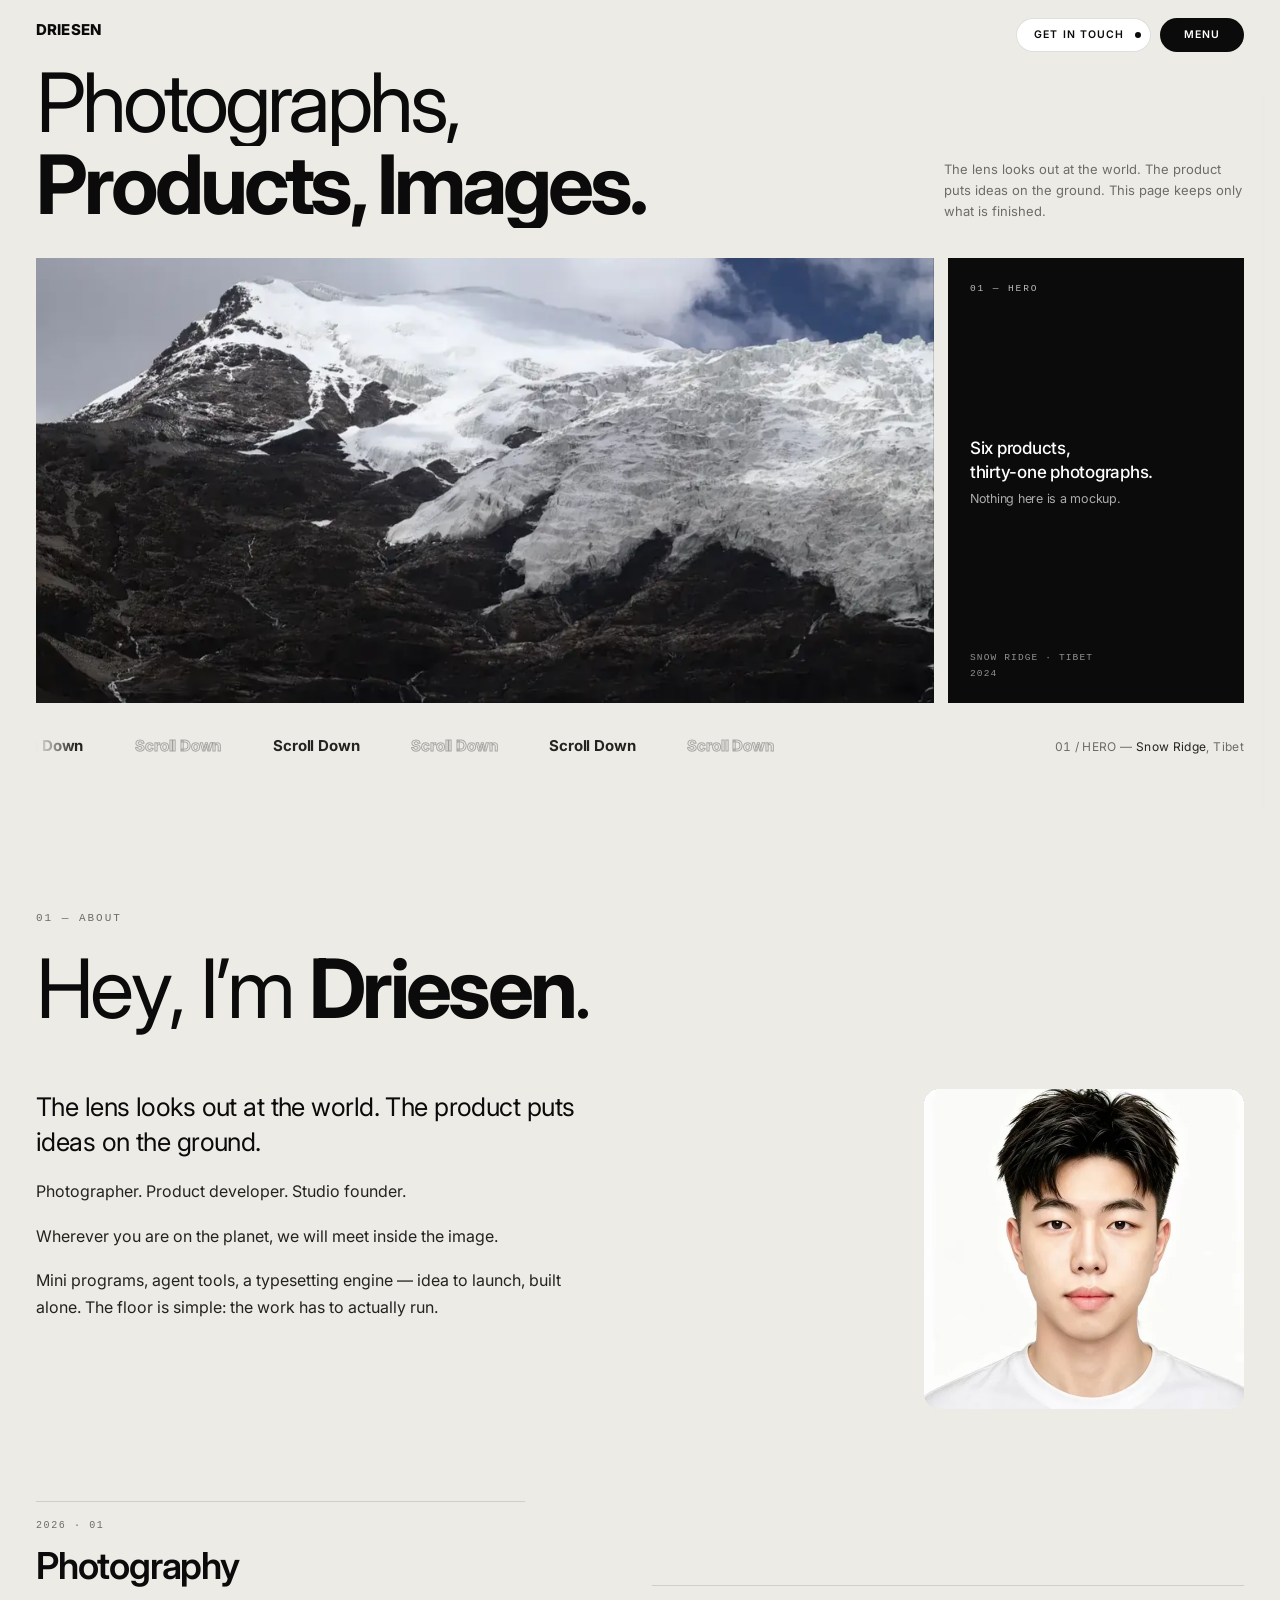
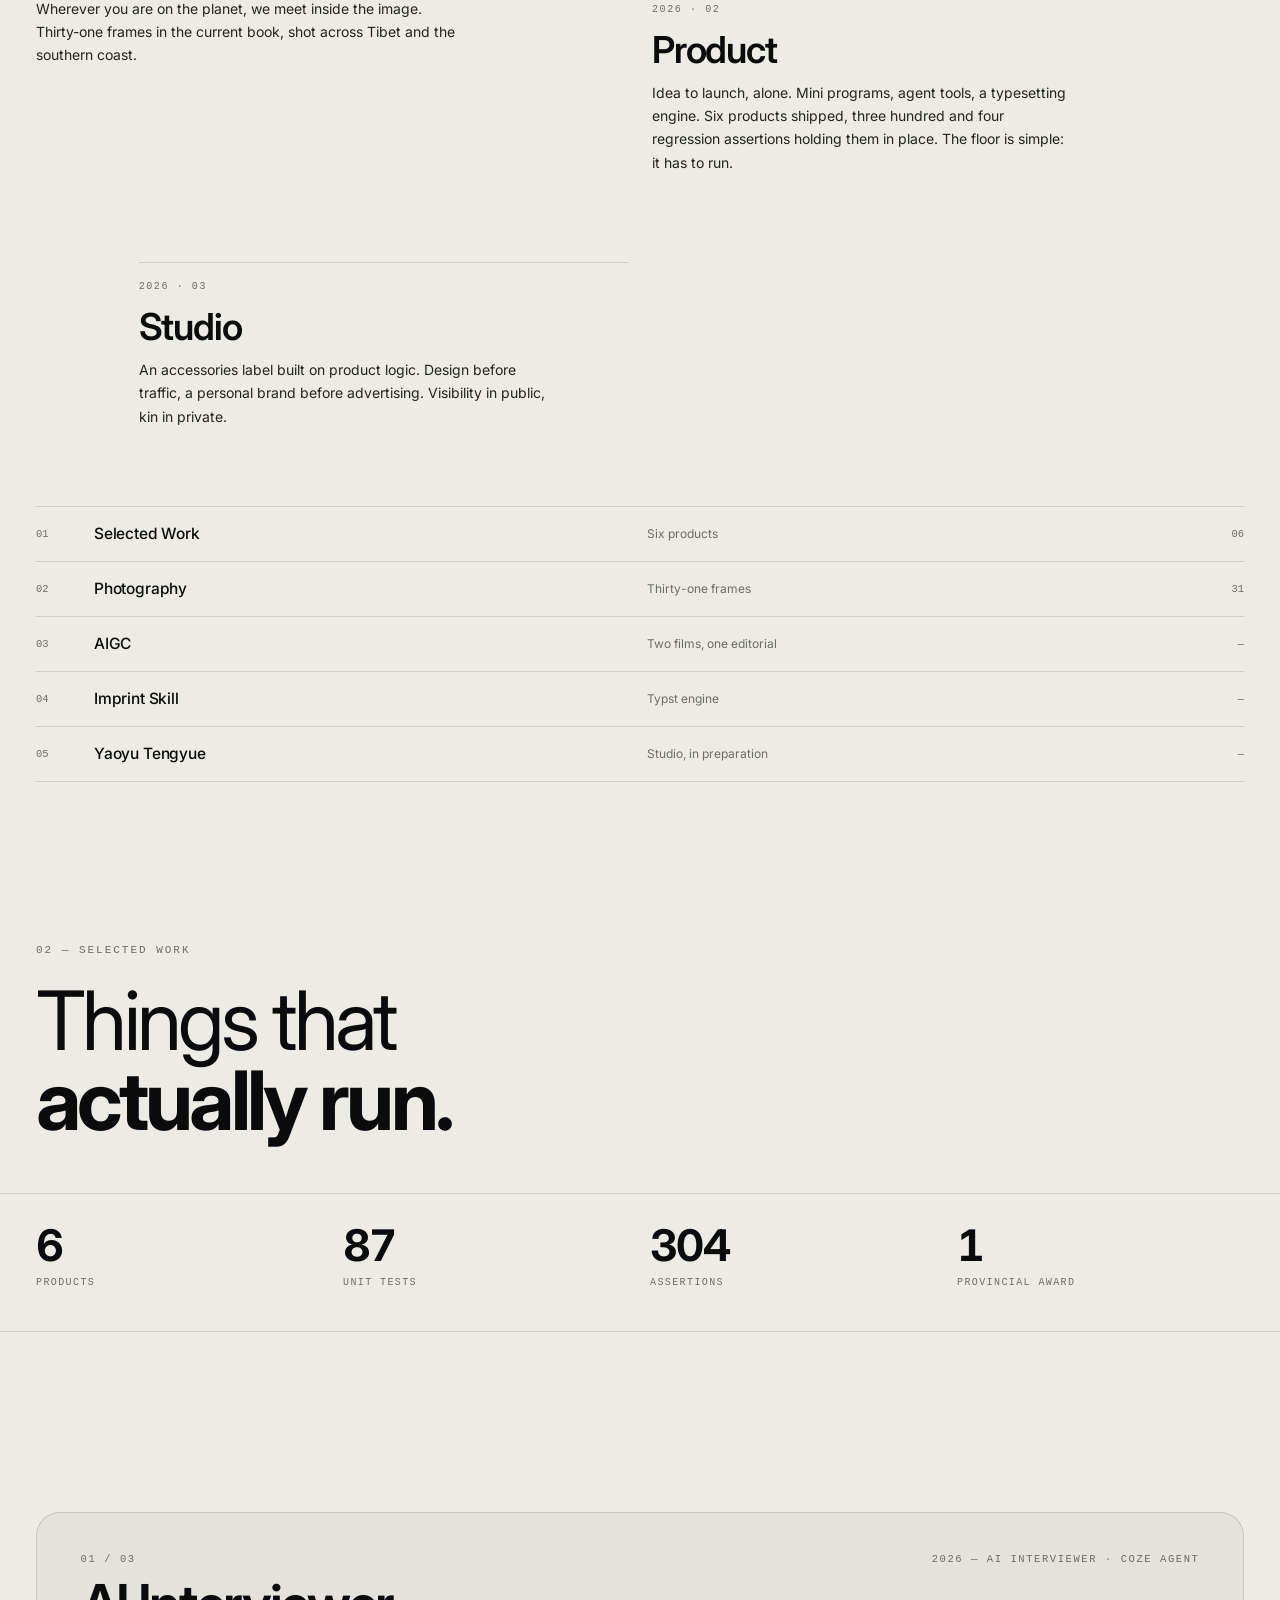
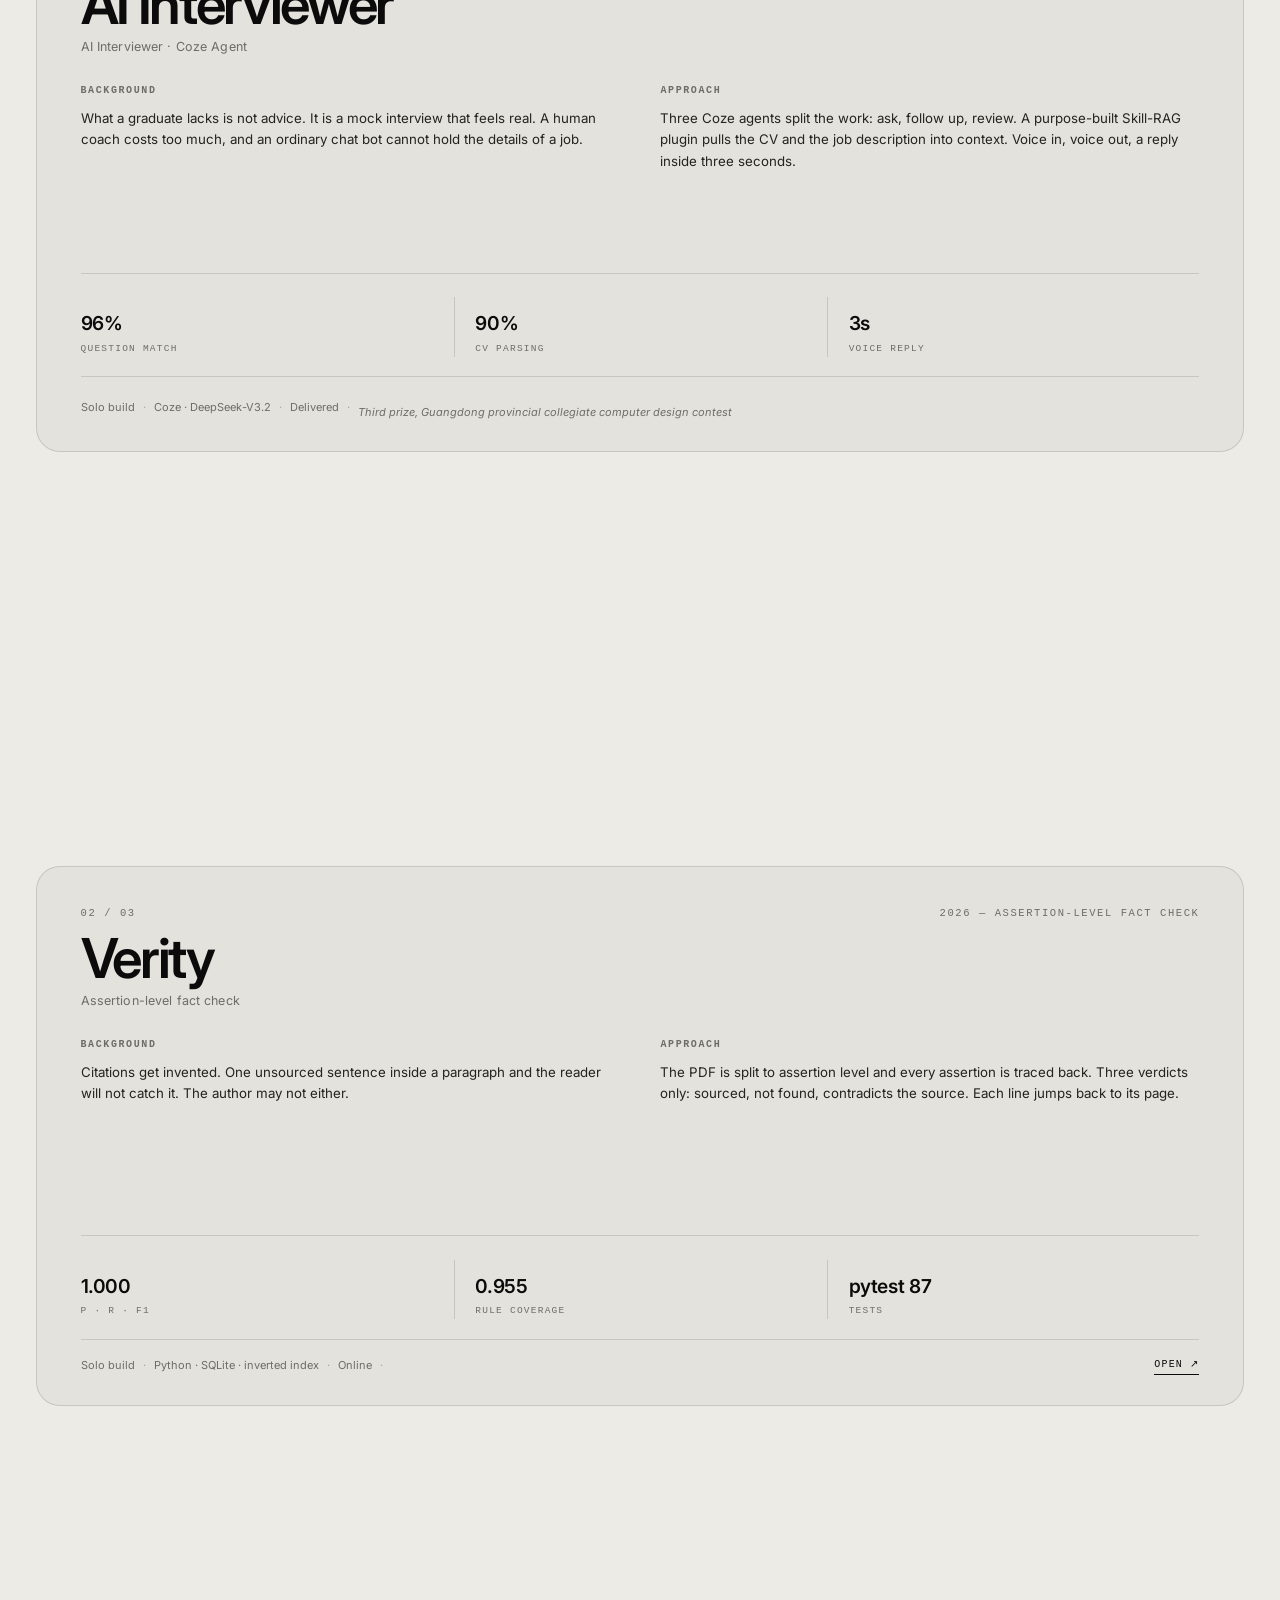
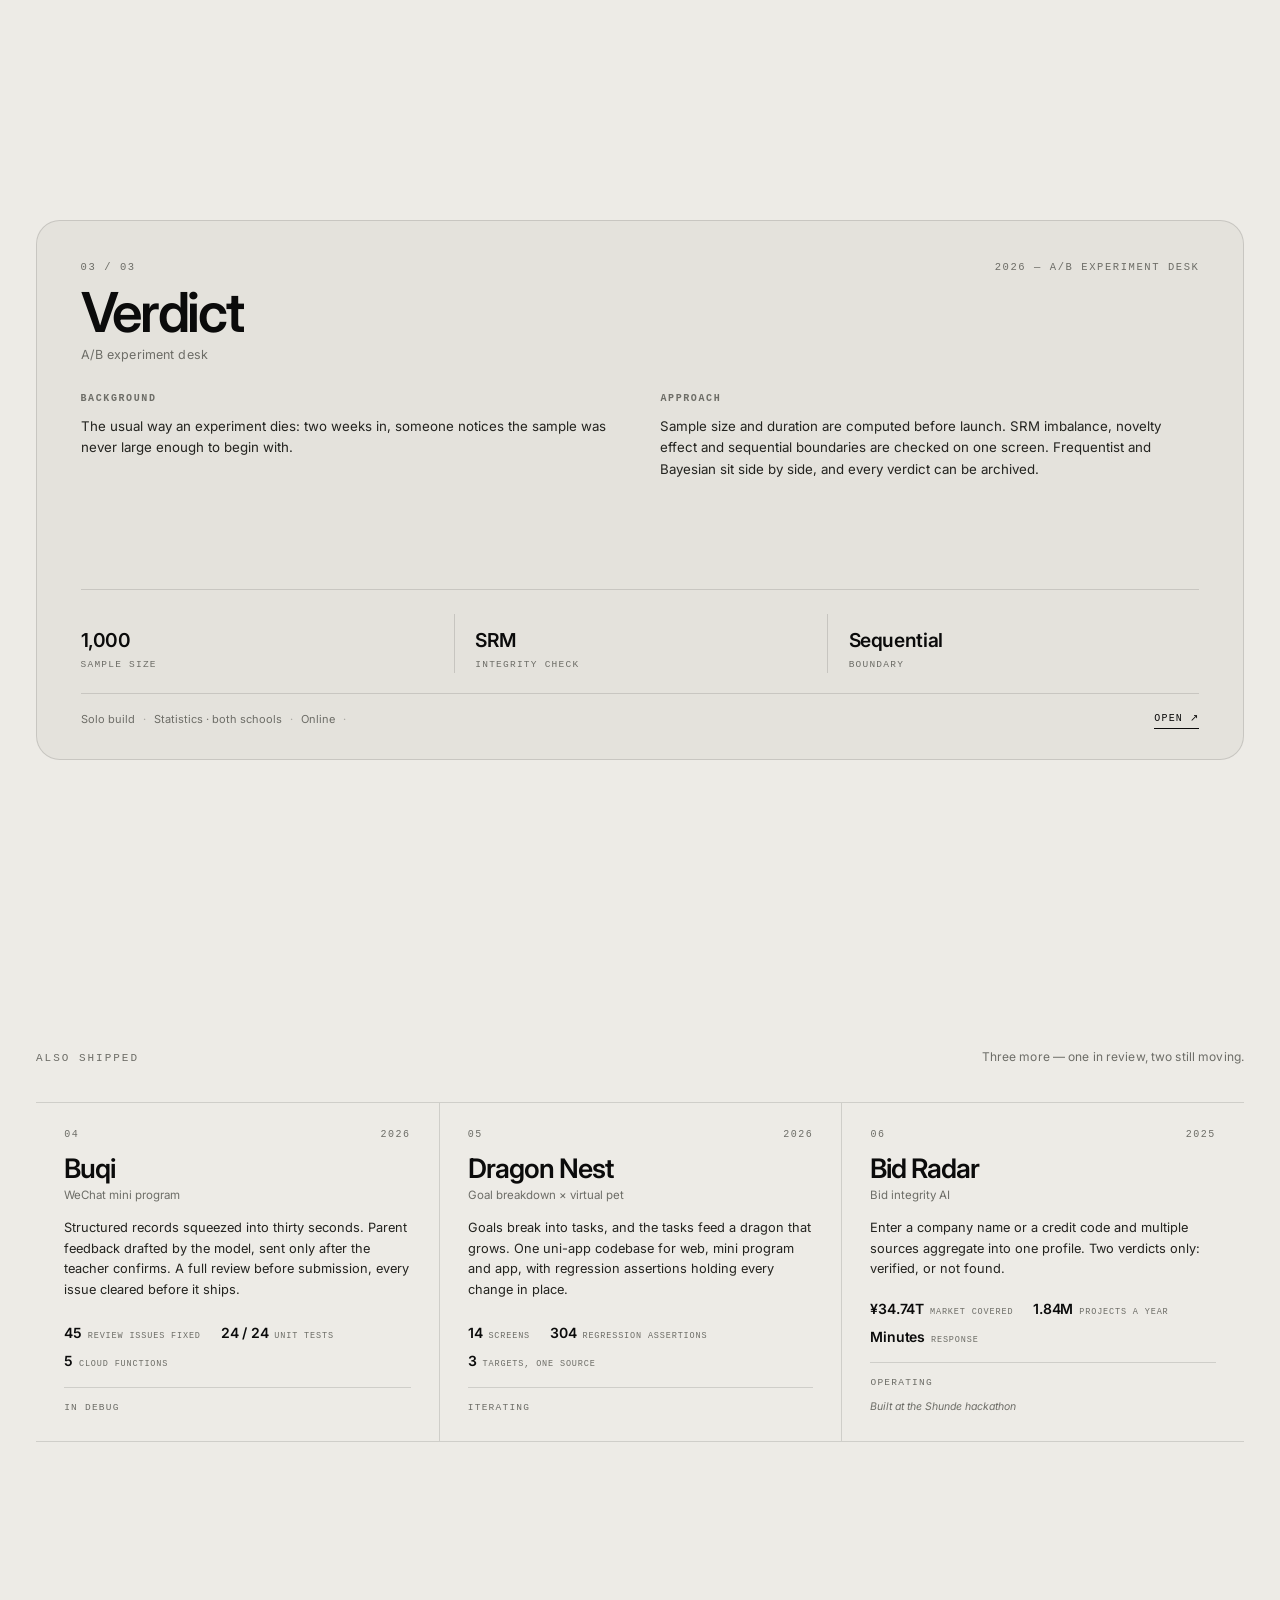
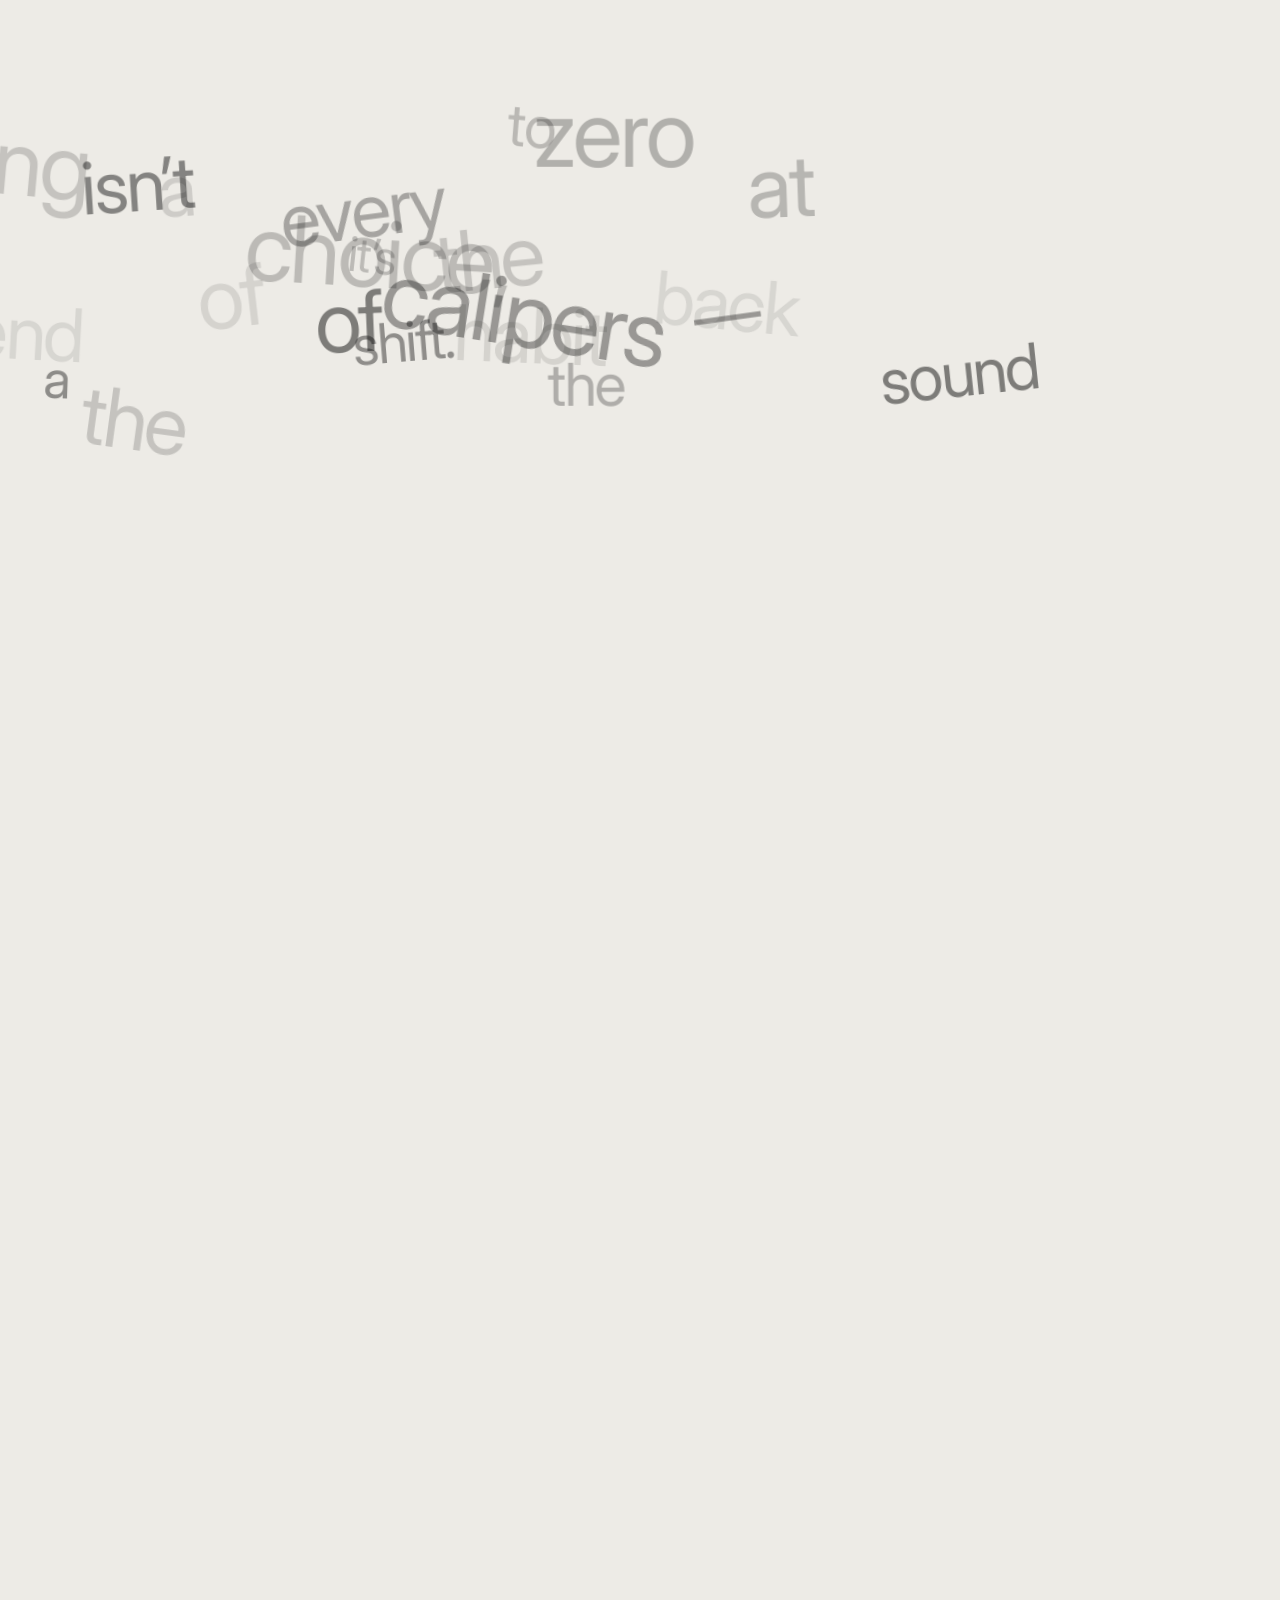
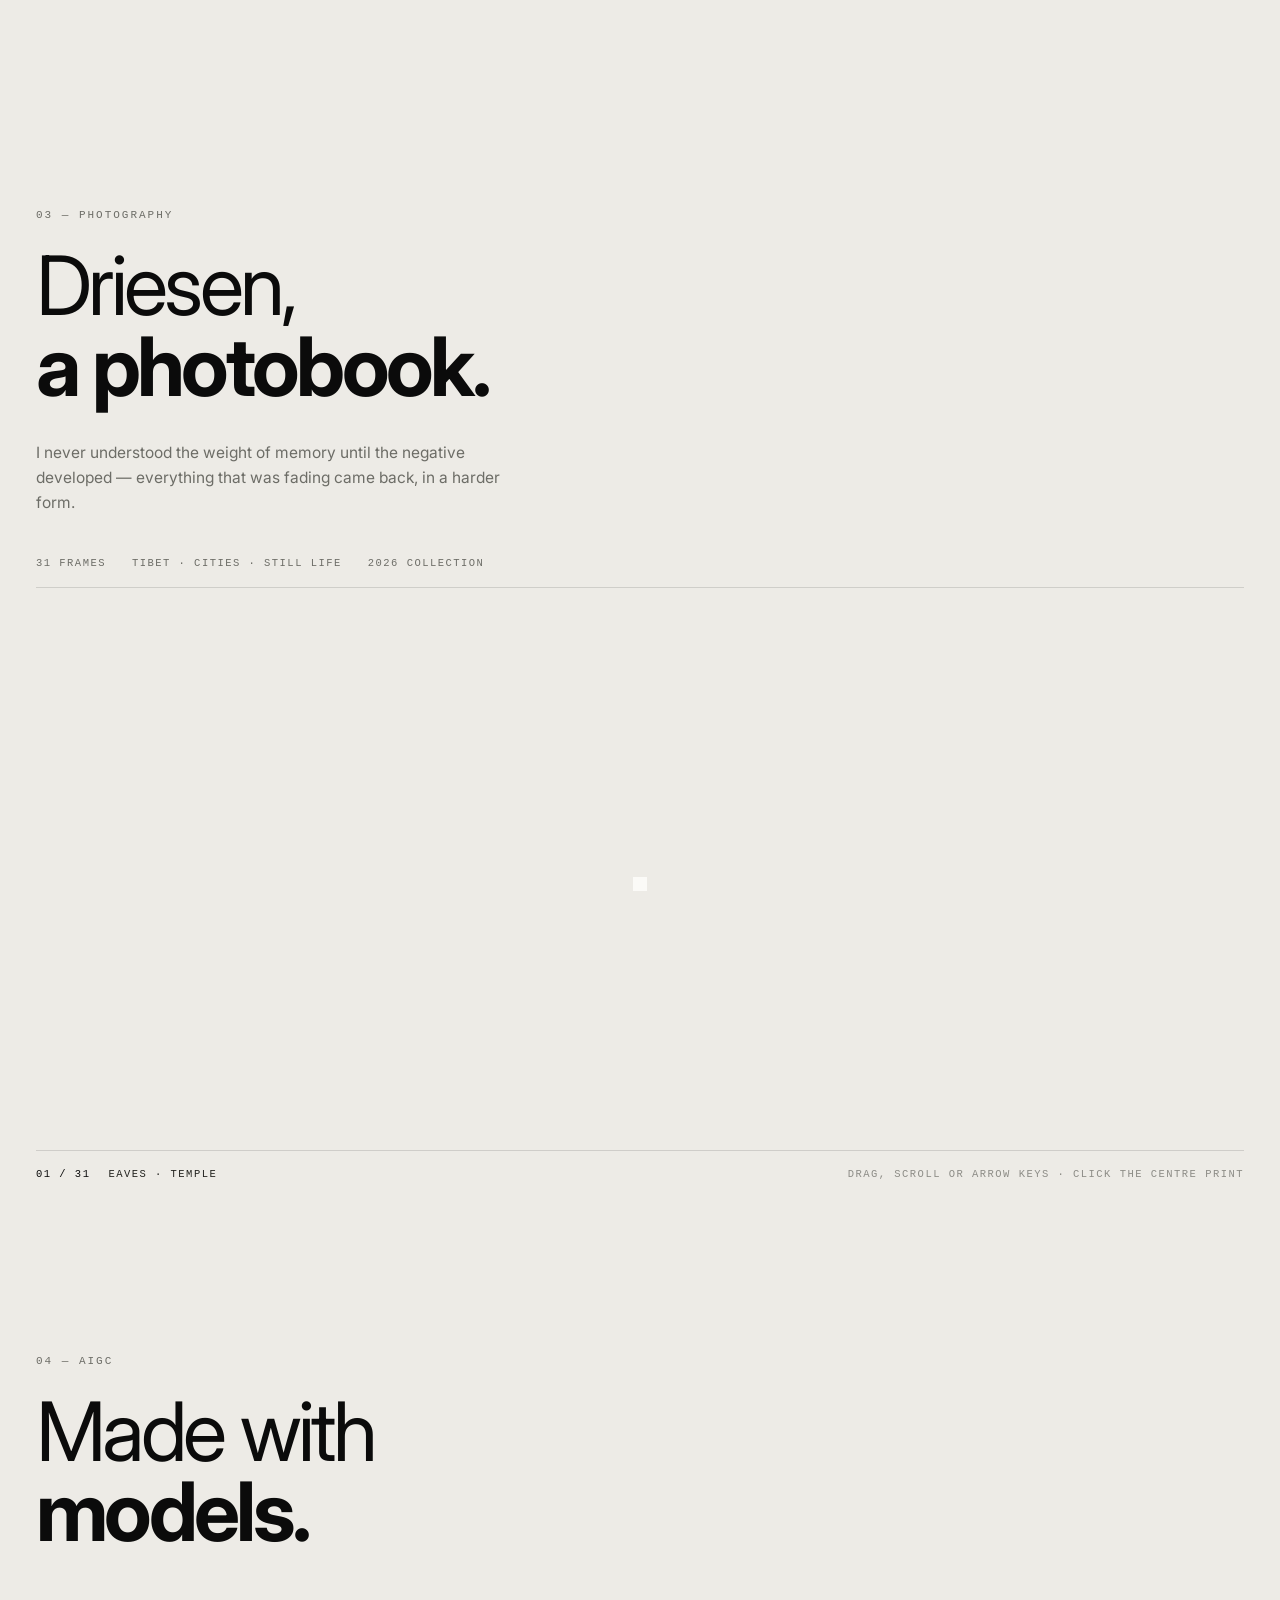
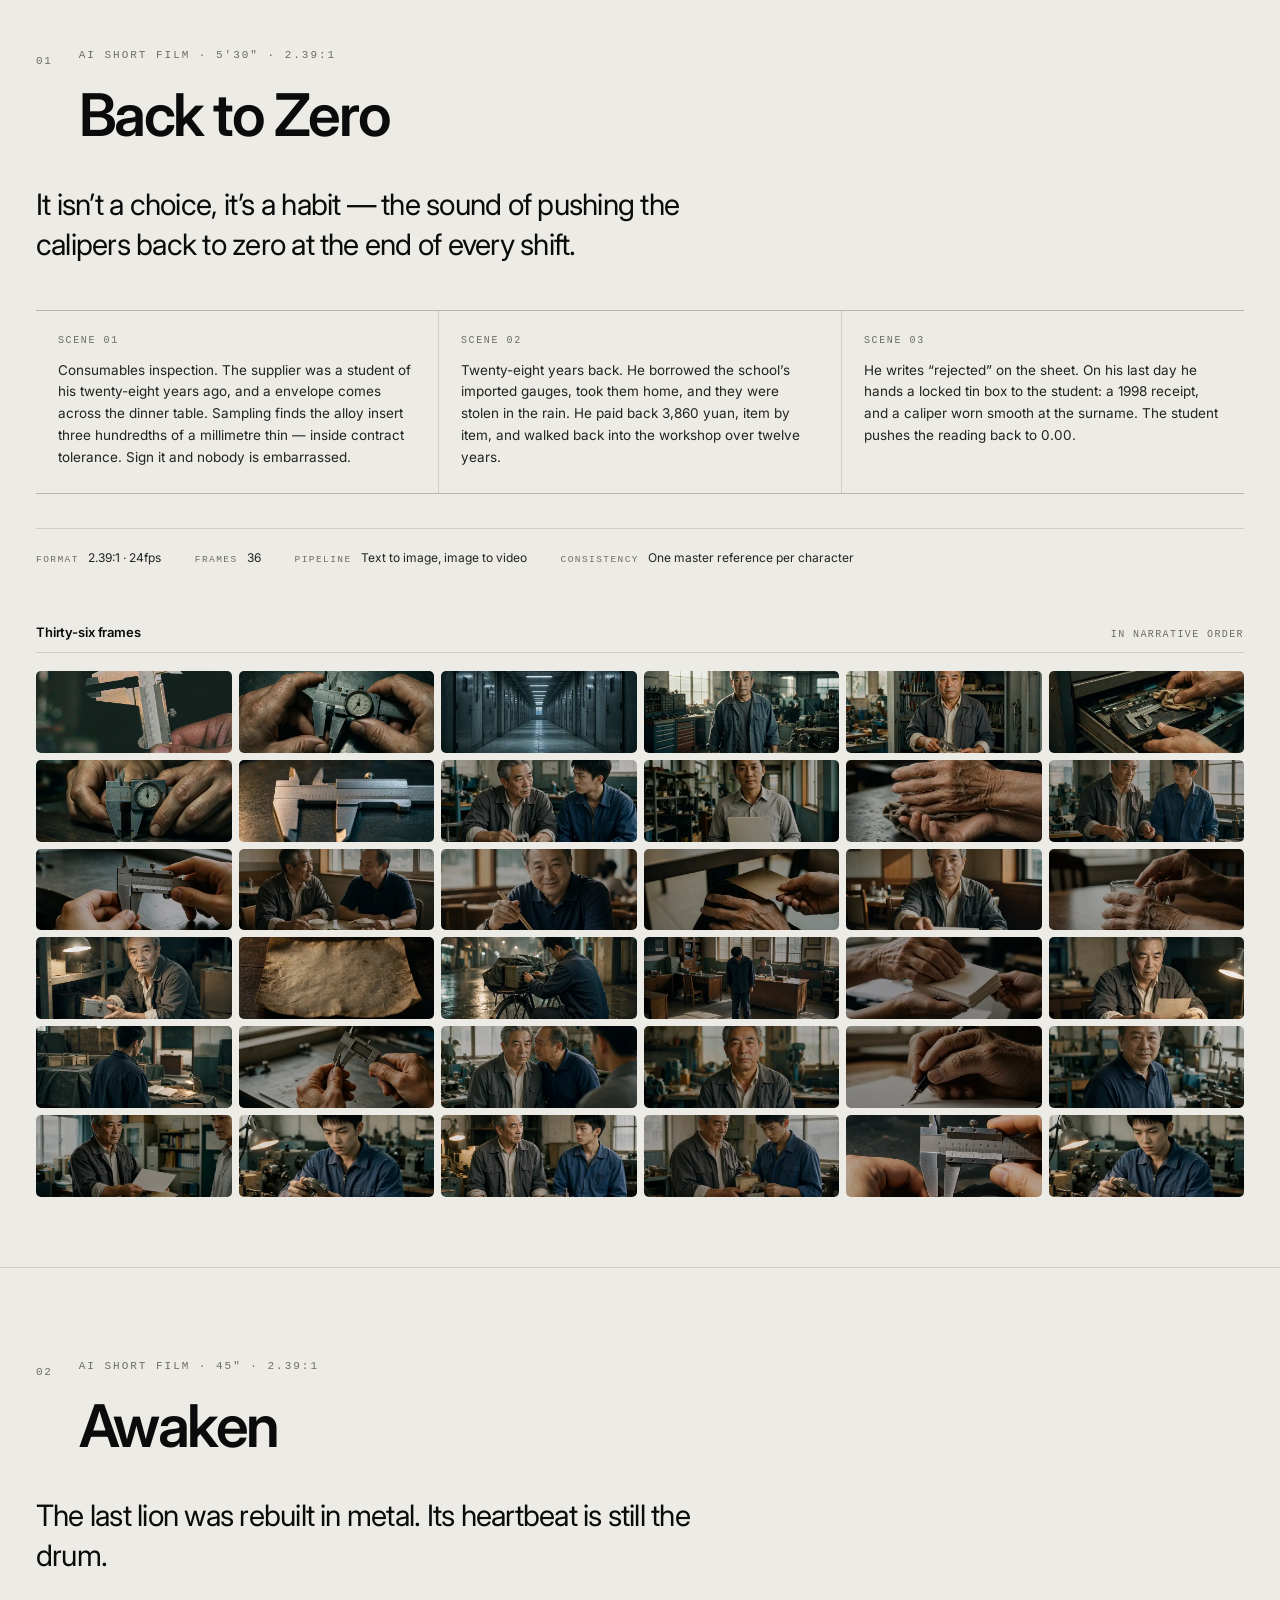
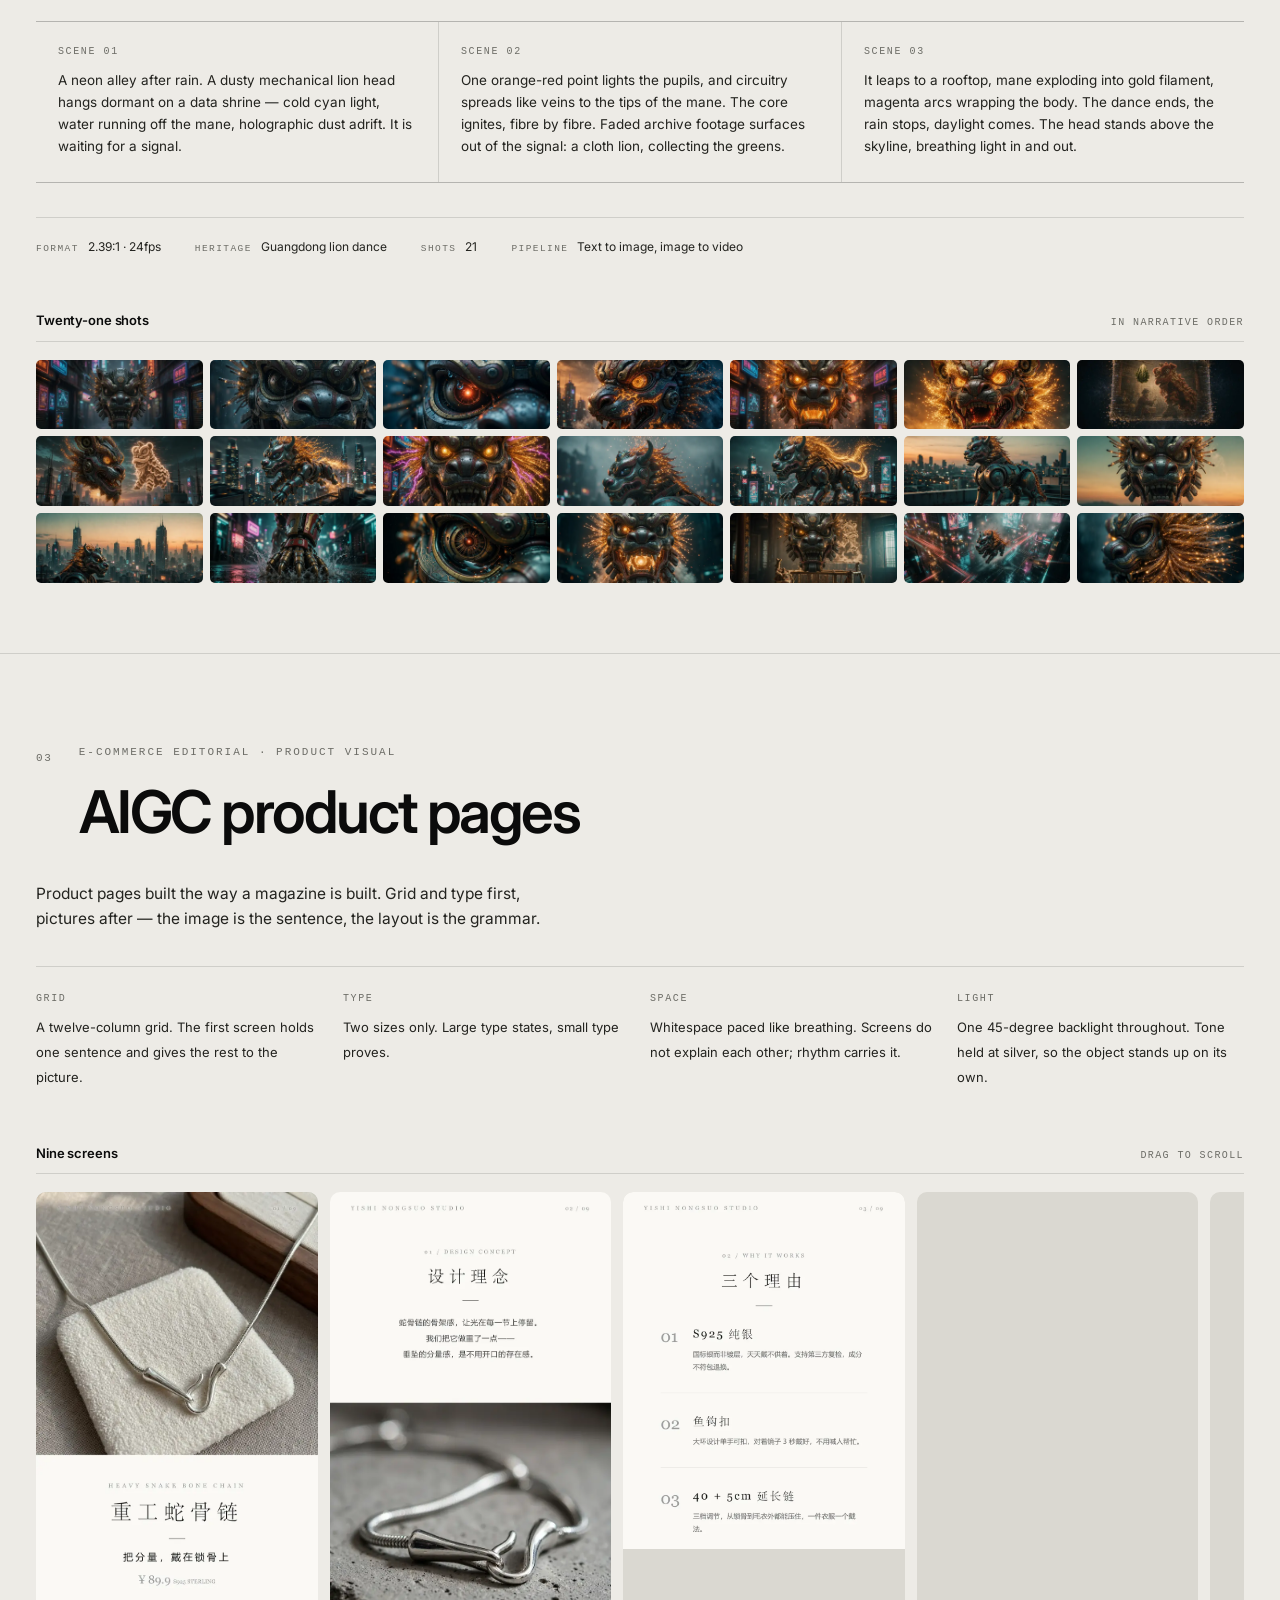
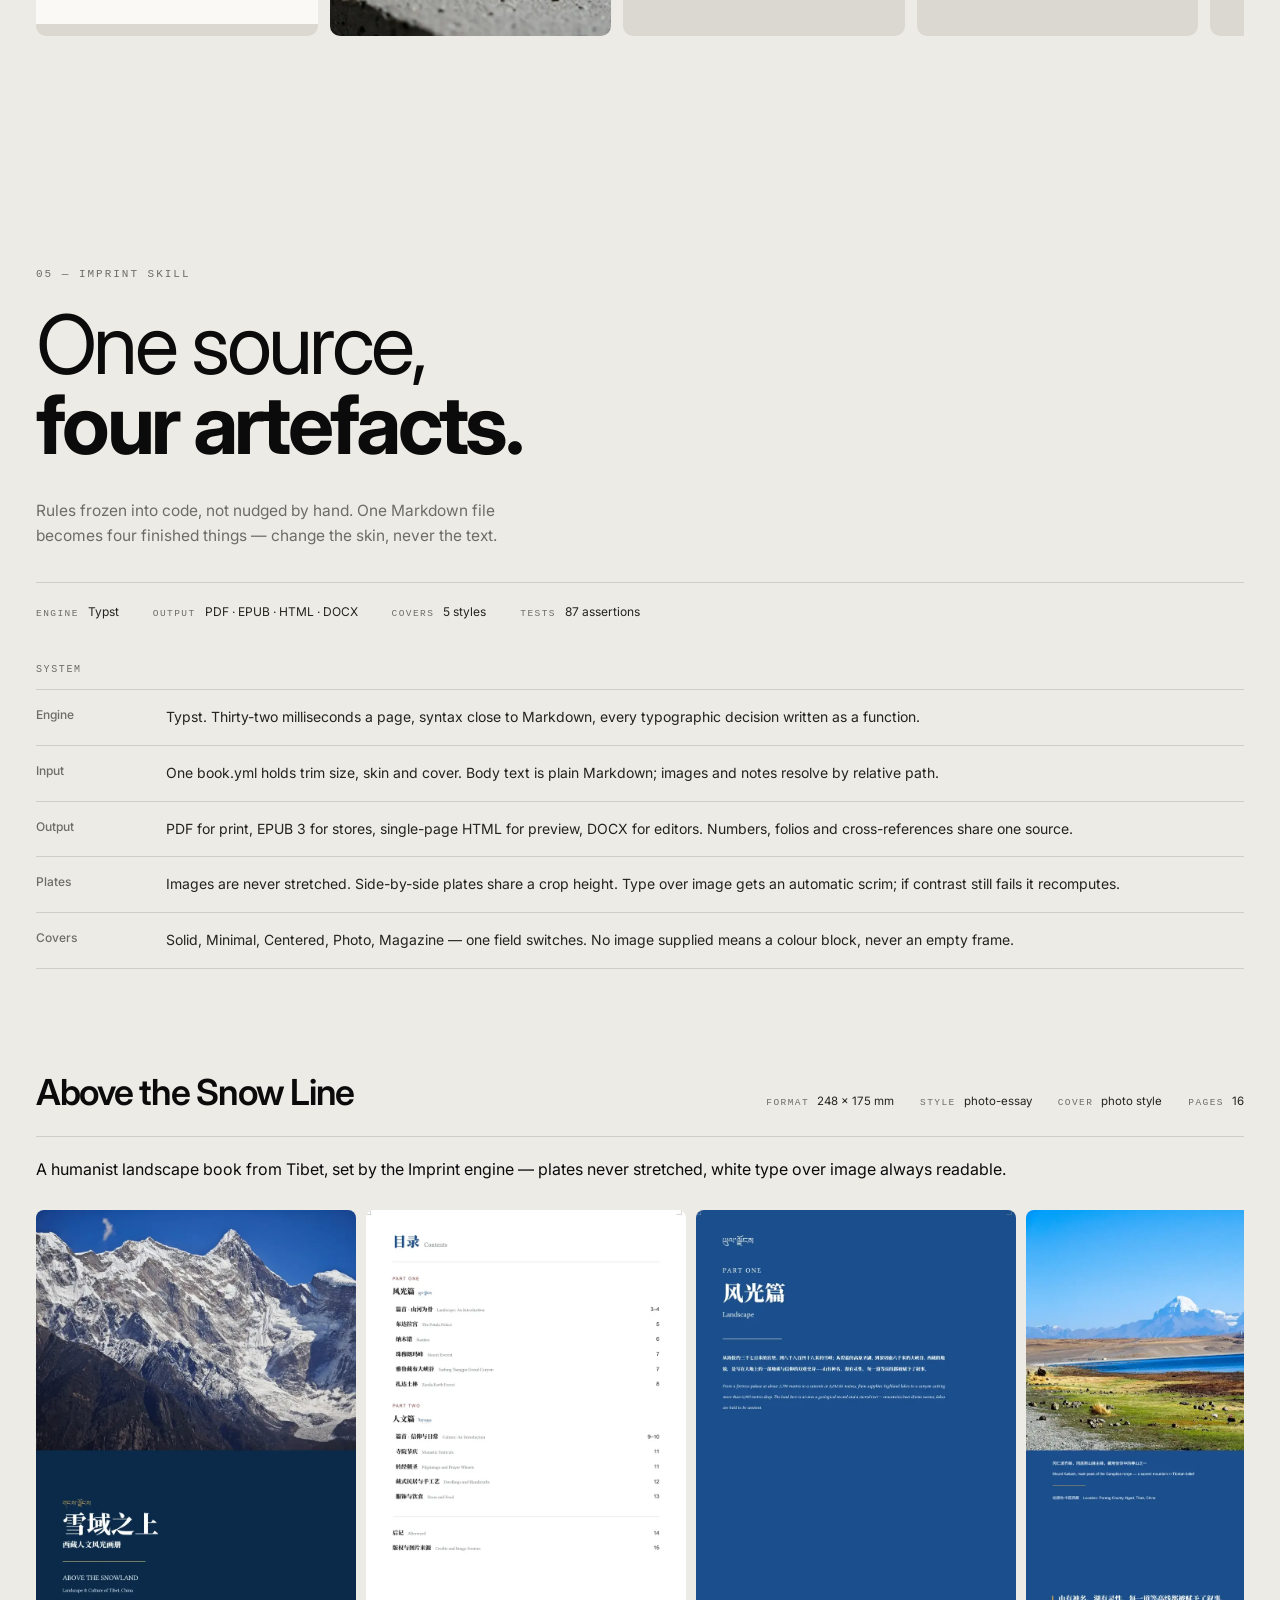
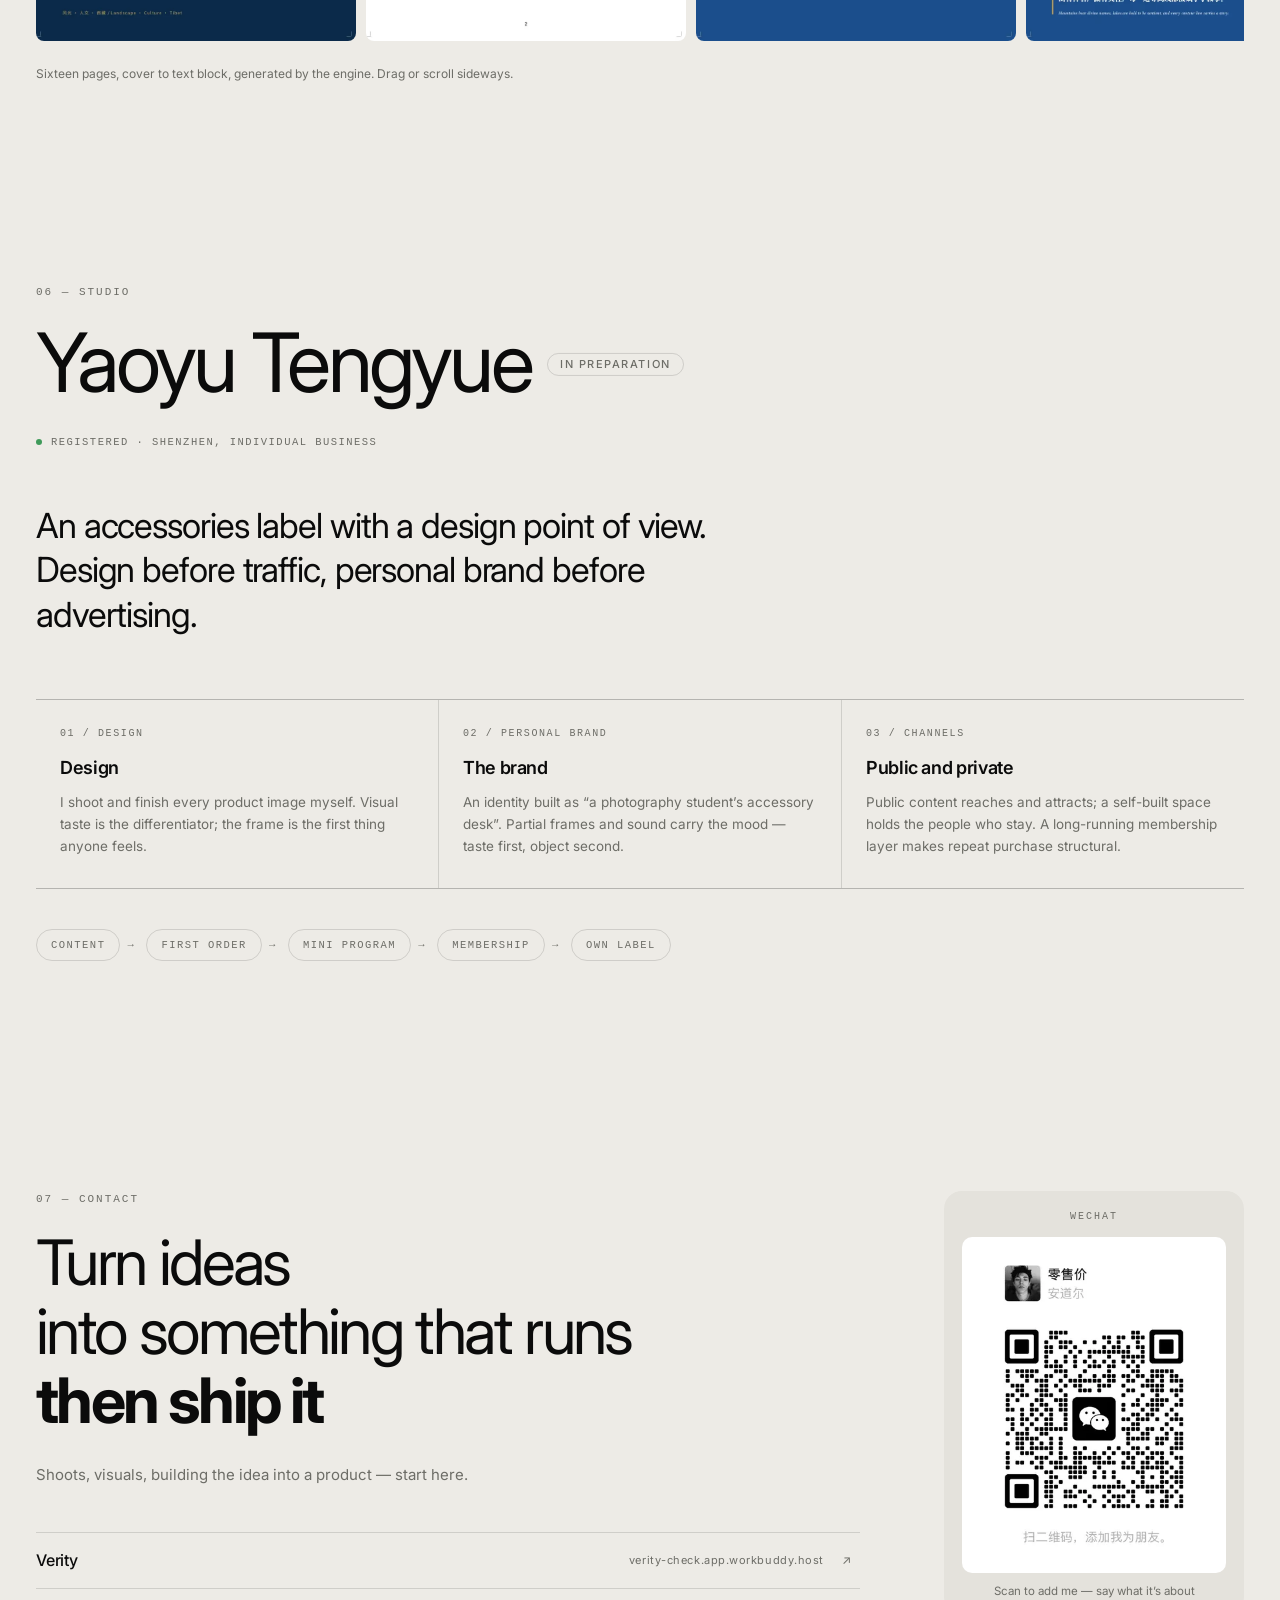
<file: giats.html>
<!DOCTYPE html>
<html lang="en">
<head>
<meta charset="UTF-8" />
<meta name="viewport" content="width=device-width, initial-scale=1, viewport-fit=cover" />
<title>Driesen — Photography, Product, AIGC</title>
<meta name="description" content="Driesen. Photographer, product developer, studio founder. Shenzhen. Only what is finished lives here." />
<meta property="og:title" content="Driesen — Photography, Product, AIGC" />
<meta property="og:description" content="Shoot, build, generate." />
<meta name="theme-color" content="#edebe6" />
<link rel="icon" href="data:image/svg+xml,%3Csvg xmlns='http://www.w3.org/2000/svg' viewBox='0 0 32 32'%3E%3Crect width='32' height='32' fill='%23edebe6'/%3E%3Ctext x='16' y='23' font-family='Helvetica,Arial' font-size='19' font-weight='700' fill='%230b0b0b' text-anchor='middle'%3ED%3C/text%3E%3C/svg%3E" />
<link rel="preconnect" href="https://fonts.googleapis.com" />
<link rel="preconnect" href="https://fonts.gstatic.com" crossorigin />
<link href="https://fonts.googleapis.com/css2?family=Inter:wght@400;500;600;700;800&display=swap" rel="stylesheet" />
<link rel="stylesheet" href="assets/css/giats.css?v=20261026zh" />
</head>
<body>

<!-- ============ INK — pointer fluid layer ============ -->
<canvas class="ink" id="ink" aria-hidden="true"></canvas>

<!-- ============ BOOT ============ -->
<div class="boot" id="boot" aria-hidden="true">
  <div class="boot-card"><span>Driesen</span></div>
</div>

<!-- ============ RIGHT PROGRESS ============ -->
<div class="bar" aria-hidden="true"><i id="barFill"></i></div>

<!-- ============ NAV ============ -->
<a class="gn-logo" href="#top">DRIESEN</a>

<header class="gn" id="gn">
  <div class="gn-right">
    <a class="pill pill-light" href="#contact"><span>GET IN TOUCH</span><i class="ball"></i></a>
    <button class="pill pill-dark" id="menuBtn" aria-expanded="false" aria-controls="menu">
      <span class="pm"><i><b>MENU</b><em>CLOSE</em></i></span>
    </button>
  </div>
</header>

<nav class="menu" id="menu" aria-hidden="true" aria-label="Main menu">
  <div class="menu-inner">
    <div class="menu-col">
      <h5>Sections</h5>
      <ol>
        <li><a href="#about"><span>01</span>About</a></li>
        <li><a href="#work"><span>02</span>Selected Work</a></li>
        <li><a href="#photography"><span>03</span>Photography</a></li>
        <li><a href="#aigc"><span>04</span>AIGC</a></li>
        <li><a href="#imprint"><span>05</span>Imprint</a></li>
        <li><a href="#studio"><span>06</span>Studio</a></li>
      </ol>
    </div>
    <div class="menu-col">
      <h5>Selected Work</h5>
      <ol>
        <li><a href="#work"><span>—</span>AI Interviewer</a></li>
        <li><a href="#work"><span>—</span>Verity</a></li>
        <li><a href="#work"><span>—</span>Verdict</a></li>
        <li><a href="#work"><span>—</span>Buqi</a></li>
        <li><a href="#work"><span>—</span>Dragon Nest</a></li>
        <li><a href="#work"><span>—</span>Bid Radar</a></li>
      </ol>
    </div>
    <div class="menu-col">
      <h5>Elsewhere</h5>
      <ol>
        <li><a href="https://verity-check.app.workbuddy.host" target="_blank" rel="noopener"><span>↗</span>Verity live</a></li>
        <li><a href="https://verdict-lab.app.workbuddy.host" target="_blank" rel="noopener"><span>↗</span>Verdict live</a></li>
        <li><a href="#imprint"><span>—</span>Imprint engine</a></li>
        <li><a href="#studio"><span>—</span>Yaoyu Tengyue</a></li>
      </ol>
    </div>
    <div class="menu-col">
      <h5>Contact</h5>
      <ol>
        <li><a href="#contact"><span>—</span>WeChat</a></li>
      </ol>
      <p class="menu-meta">Shenzhen · <span id="clock">--:--</span><br />Photography · Product · AIGC</p>
    </div>
    <div class="menu-foot">
      <span>Driesen — portfolio</span>
      <span>Only what is finished</span>
      <span>© 2026</span>
    </div>
  </div>
  <div class="menu-word" aria-hidden="true">DRIESEN</div>
</nav>

<main id="top">

  <!-- ============ HERO ============ -->
  <section class="hero" id="hero">
    <div class="wrap hero-top">
      <h1 class="hero-h1 plx" style="--mul:14">
        <span class="hl"><i>Photographs,</i></span>
        <span class="hl hl-b"><i>Products, Images.</i></span>
      </h1>
      <p class="hero-note plx" style="--mul:-9">
        The lens looks out at the world. The product puts ideas on the ground.
        This page keeps only what is finished.
      </p>
    </div>

    <div class="wrap hero-visual">
      <figure class="hshot plx" id="heroShot" style="--mul:-16">
        <img src="assets/photos/12-snow-ridge.webp"
             alt="Snow Ridge, Tibet — photograph by Driesen"
             width="1600" height="1067" fetchpriority="high" decoding="async" />
      </figure>
      <aside class="hpanel plx" style="--mul:9">
        <span class="hb-top">01 — Hero</span>
        <p class="hb-line">Six products,<br />thirty-one photographs.<br /><em>Nothing here is a mockup.</em></p>
        <span class="hb-foot">Snow Ridge · Tibet<br />2024</span>
      </aside>
      <div class="hero-foot">
        <div class="marquee" aria-hidden="true">
          <div class="marquee-track" id="marqueeTrack"></div>
        </div>
        <span class="hero-mark">01 / HERO — <em>Snow Ridge</em>, Tibet</span>
      </div>
    </div>
  </section>

  <!-- ============ 01 ABOUT ============ -->
  <section class="about" id="about">
    <div class="wrap">
      <p class="kicker rv">01 — About</p>
      <h2 class="h-big split-on-view">Hey, I&rsquo;m <b>Driesen</b>.</h2>

      <div class="about-grid">
        <div class="about-copy">
          <p class="pull rv">The lens looks out at the world. The product puts ideas on the ground.</p>
          <p class="words">Photographer. Product developer. Studio founder.</p>
          <p class="words">Wherever you are on the planet, we will meet inside the image.</p>
          <p class="words">Mini programs, agent tools, a typesetting engine — idea to launch, built alone. The floor is simple: the work has to actually run.</p>
        </div>
        <figure class="about-photo">
          <img src="assets/img/portrait.webp" alt="Portrait of Driesen" width="640" height="640" />
        </figure>
      </div>

      <div class="clients">
        <article class="cl cl-a">
          <span class="cl-year">2026 · 01</span>
          <h3>Photography</h3>
          <p>Wherever you are on the planet, we meet inside the image. Thirty-one frames in the current book, shot across Tibet and the southern coast.</p>
        </article>
        <article class="cl cl-b">
          <span class="cl-year">2026 · 02</span>
          <h3>Product</h3>
          <p>Idea to launch, alone. Mini programs, agent tools, a typesetting engine. Six products shipped, three hundred and four regression assertions holding them in place. The floor is simple: it has to run.</p>
        </article>
        <article class="cl cl-c">
          <span class="cl-year">2026 · 03</span>
          <h3>Studio</h3>
          <p>An accessories label built on product logic. Design before traffic, a personal brand before advertising. Visibility in public, kin in private.</p>
        </article>
      </div>

      <ul class="rows index-rows">
        <li><a href="#work"><span class="r-n">01</span><span class="r-cn">Selected Work</span><span class="r-d">Six products</span><span class="r-x">06</span></a></li>
        <li><a href="#photography"><span class="r-n">02</span><span class="r-cn">Photography</span><span class="r-d">Thirty-one frames</span><span class="r-x">31</span></a></li>
        <li><a href="#aigc"><span class="r-n">03</span><span class="r-cn">AIGC</span><span class="r-d">Two films, one editorial</span><span class="r-x">—</span></a></li>
        <li><a href="#imprint"><span class="r-n">04</span><span class="r-cn">Imprint Skill</span><span class="r-d">Typst engine</span><span class="r-x">—</span></a></li>
        <li><a href="#studio"><span class="r-n">05</span><span class="r-cn">Yaoyu Tengyue</span><span class="r-d">Studio, in preparation</span><span class="r-x">—</span></a></li>
      </ul>
    </div>
  </section>

  <!-- ============ 02 SELECTED WORK — stacked ============ -->
  <section class="work" id="work">
    <div class="wrap work-head">
      <p class="kicker rv">02 — Selected Work</p>
      <h2 class="h-big split-on-view">Things that<br /><b>actually run.</b></h2>
    </div>

    <div class="stats wrap">
      <div class="stat"><b data-count="6">0</b><span>Products</span></div>
      <div class="stat"><b data-count="87">0</b><span>Unit Tests</span></div>
      <div class="stat"><b data-count="304">0</b><span>Assertions</span></div>
      <div class="stat"><b data-count="1">0</b><span>Provincial Award</span></div>
    </div>

    <div class="stack" id="workStack"></div>

    <div class="wrap more">
      <div class="more-head">
        <p class="kicker">Also shipped</p>
        <p class="more-note">Three more — one in review, two still moving.</p>
      </div>
      <div class="more-grid" id="workMore"></div>
    </div>
  </section>

  <!-- ============ QUOTE ============ -->
  <section class="quote" id="quote">
    <div class="quote-sticky">
      <div class="quote-ghost" id="quoteGhost" aria-hidden="true">
        <span style="top:4%;left:-4%;--mul:34">habit</span>
        <span style="top:32%;right:-6%;--mul:-46">zero</span>
        <span style="bottom:1%;left:22%;--mul:22">calipers</span>
      </div>
      <div class="wrap quote-wrap">
        <p class="kicker">From the film</p>
        <p class="quote-text" id="quoteText">It isn&rsquo;t a choice, it&rsquo;s a habit — the sound of pushing the calipers back to zero at the end of every shift.</p>
        <p class="quote-by">Back to Zero · 5&prime;30&Prime; · 2025</p>
      </div>
    </div>
  </section>

  <!-- ============ 03 PHOTOGRAPHY ============ -->
  <section class="photo" id="photography">
    <div class="wrap">
      <p class="kicker rv">03 — Photography</p>
      <h2 class="h-big split-on-view">Driesen,<br /><b>a photobook.</b></h2>
      <p class="words sec-lede">I never understood the weight of memory until the negative developed — everything that was fading came back, in a harder form.</p>
      <div class="photo-meta">
        <span id="photoCount">31 frames</span>
        <span>Tibet · Cities · Still life</span>
        <span>2026 collection</span>
      </div>
    </div>
    <div class="wrap">
      <div class="cf" id="coverflow">
        <div class="cf-stage" id="cfStage" tabindex="0" role="group" aria-label="Driesen, a photobook — drag or scroll to browse"></div>
        <div class="cf-bar">
          <span class="cf-count" id="cfCount">01 / 31</span>
          <span class="cf-name" id="cfName">—</span>
          <span class="cf-hint">Drag, scroll or arrow keys · click the centre print</span>
        </div>
      </div>
    </div>
  </section>

  <!-- ============ 04 AIGC ============ -->
  <section class="aigc" id="aigc">
    <div class="wrap">
      <p class="kicker rv">04 — AIGC</p>
      <h2 class="h-big split-on-view">Made with<br /><b>models.</b></h2>
    </div>

    <!-- Back to Zero -->
    <article class="film">
      <div class="wrap film-head">
        <span class="f-no">01</span>
        <div>
          <p class="kicker">AI short film · 5&prime;30&Prime; · 2.39:1</p>
          <h3 class="f-title">Back to Zero</h3>
        </div>
      </div>

      <div class="wrap">
        <blockquote class="f-quote words">It isn&rsquo;t a choice, it&rsquo;s a habit — the sound of pushing the calipers back to zero at the end of every shift.</blockquote>

        <div class="scenes">
          <section class="scene">
            <p class="sc-no">Scene 01</p>
            <p class="words">Consumables inspection. The supplier was a student of his twenty-eight years ago, and a envelope comes across the dinner table. Sampling finds the alloy insert three hundredths of a millimetre thin — inside contract tolerance. Sign it and nobody is embarrassed.</p>
          </section>
          <section class="scene">
            <p class="sc-no">Scene 02</p>
            <p class="words">Twenty-eight years back. He borrowed the school&rsquo;s imported gauges, took them home, and they were stolen in the rain. He paid back 3,860 yuan, item by item, and walked back into the workshop over twelve years.</p>
          </section>
          <section class="scene">
            <p class="sc-no">Scene 03</p>
            <p class="words">He writes &ldquo;rejected&rdquo; on the sheet. On his last day he hands a locked tin box to the student: a 1998 receipt, and a caliper worn smooth at the surname. The student pushes the reading back to 0.00.</p>
          </section>
        </div>

        <div class="spec">
          <span><b>Format</b>2.39:1 · 24fps</span>
          <span><b>Frames</b>36</span>
          <span><b>Pipeline</b>Text to image, image to video</span>
          <span><b>Consistency</b>One master reference per character</span>
        </div>
      </div>

      <div class="wrap">
        <div class="grid-head">
          <h4>Thirty-six frames</h4>
          <span>In narrative order</span>
        </div>
        <div class="frame-grid" id="frameGrid"></div>
      </div>
    </article>

    <!-- Awaken -->
    <article class="film">
      <div class="wrap film-head">
        <span class="f-no">02</span>
        <div>
          <p class="kicker">AI short film · 45&Prime; · 2.39:1</p>
          <h3 class="f-title">Awaken</h3>
        </div>
      </div>

      <div class="wrap">
        <blockquote class="f-quote words">The last lion was rebuilt in metal. Its heartbeat is still the drum.</blockquote>

        <div class="scenes">
          <section class="scene">
            <p class="sc-no">Scene 01</p>
            <p class="words">A neon alley after rain. A dusty mechanical lion head hangs dormant on a data shrine — cold cyan light, water running off the mane, holographic dust adrift. It is waiting for a signal.</p>
          </section>
          <section class="scene">
            <p class="sc-no">Scene 02</p>
            <p class="words">One orange-red point lights the pupils, and circuitry spreads like veins to the tips of the mane. The core ignites, fibre by fibre. Faded archive footage surfaces out of the signal: a cloth lion, collecting the greens.</p>
          </section>
          <section class="scene">
            <p class="sc-no">Scene 03</p>
            <p class="words">It leaps to a rooftop, mane exploding into gold filament, magenta arcs wrapping the body. The dance ends, the rain stops, daylight comes. The head stands above the skyline, breathing light in and out.</p>
          </section>
        </div>

        <div class="spec">
          <span><b>Format</b>2.39:1 · 24fps</span>
          <span><b>Heritage</b>Guangdong lion dance</span>
          <span><b>Shots</b>21</span>
          <span><b>Pipeline</b>Text to image, image to video</span>
        </div>
      </div>

      <div class="wrap">
        <div class="grid-head">
          <h4>Twenty-one shots</h4>
          <span>In narrative order</span>
        </div>
        <div class="frame-grid frame-grid-7" id="awakenGrid"></div>
      </div>
    </article>

    <!-- Editorial -->
    <article class="film">
      <div class="wrap film-head">
        <span class="f-no">03</span>
        <div>
          <p class="kicker">E-commerce editorial · Product visual</p>
          <h3 class="f-title">AIGC product pages</h3>
        </div>
      </div>

      <div class="wrap">
        <p class="words f-lede">Product pages built the way a magazine is built. Grid and type first, pictures after — the image is the sentence, the layout is the grammar.</p>
        <ul class="notes" id="notes"></ul>
        <div class="grid-head">
          <h4>Nine screens</h4>
          <span>Drag to scroll</span>
        </div>
        <div class="rail rail-screen" id="screenRail" tabindex="0"></div>
      </div>
    </article>
  </section>

  <!-- ============ 05 IMPRINT ============ -->
  <section class="imprint" id="imprint">
    <div class="wrap">
      <p class="kicker rv">05 — Imprint Skill</p>
      <h2 class="h-big split-on-view">One source,<br /><b>four artefacts.</b></h2>
      <p class="words sec-lede">Rules frozen into code, not nudged by hand. One Markdown file becomes four finished things — change the skin, never the text.</p>

      <div class="spec spec-top">
        <span><b>Engine</b>Typst</span>
        <span><b>Output</b>PDF · EPUB · HTML · DOCX</span>
        <span><b>Covers</b>5 styles</span>
        <span><b>Tests</b>87 assertions</span>
      </div>

      <table class="tbl">
        <caption>System</caption>
        <tbody>
          <tr><th scope="row">Engine</th><td>Typst. Thirty-two milliseconds a page, syntax close to Markdown, every typographic decision written as a function.</td></tr>
          <tr><th scope="row">Input</th><td>One book.yml holds trim size, skin and cover. Body text is plain Markdown; images and notes resolve by relative path.</td></tr>
          <tr><th scope="row">Output</th><td>PDF for print, EPUB 3 for stores, single-page HTML for preview, DOCX for editors. Numbers, folios and cross-references share one source.</td></tr>
          <tr><th scope="row">Plates</th><td>Images are never stretched. Side-by-side plates share a crop height. Type over image gets an automatic scrim; if contrast still fails it recomputes.</td></tr>
          <tr><th scope="row">Covers</th><td>Solid, Minimal, Centered, Photo, Magazine — one field switches. No image supplied means a colour block, never an empty frame.</td></tr>
        </tbody>
      </table>

      <!-- Album -->
      <div class="album">
        <div class="album-head">
          <h3>Above the Snow Line</h3>
          <ul class="album-spec">
            <li><b>Format</b>248 × 175 mm</li>
            <li><b>Style</b>photo-essay</li>
            <li><b>Cover</b>photo style</li>
            <li><b>Pages</b>16</li>
          </ul>
        </div>
        <p class="words album-note">A humanist landscape book from Tibet, set by the Imprint engine — plates never stretched, white type over image always readable.</p>
        <div class="rail rail-album" id="albumRail" tabindex="0"></div>
        <p class="note">Sixteen pages, cover to text block, generated by the engine. Drag or scroll sideways.</p>
      </div>
    </div>
  </section>

  <!-- ============ 06 STUDIO ============ -->
  <section class="studio" id="studio">
    <div class="wrap">
      <p class="kicker rv">06 — Studio</p>
      <h2 class="h-big rv">Yaoyu Tengyue<span class="h-note">in preparation</span></h2>
      <p class="status rv"><span class="dot"></span>Registered · Shenzhen, individual business</p>

      <blockquote class="studio-quote words">An accessories label with a design point of view. Design before traffic, personal brand before advertising.</blockquote>

      <div class="channels">
        <article class="ch">
          <span class="tri-idx">01 / Design</span>
          <h3>Design</h3>
          <p>I shoot and finish every product image myself. Visual taste is the differentiator; the frame is the first thing anyone feels.</p>
        </article>
        <article class="ch">
          <span class="tri-idx">02 / Personal brand</span>
          <h3>The brand</h3>
          <p>An identity built as &ldquo;a photography student&rsquo;s accessory desk&rdquo;. Partial frames and sound carry the mood — taste first, object second.</p>
        </article>
        <article class="ch">
          <span class="tri-idx">03 / Channels</span>
          <h3>Public and private</h3>
          <p>Public content reaches and attracts; a self-built space holds the people who stay. A long-running membership layer makes repeat purchase structural.</p>
        </article>
      </div>

      <ol class="flow">
        <li>Content</li><li>First order</li><li>Mini program</li><li>Membership</li><li>Own label</li>
      </ol>
    </div>
  </section>

  <!-- ============ 07 CONTACT ============ -->
  <section class="cta" id="contact">
    <div class="wrap cta-grid">
      <div class="cta-left">
        <p class="kicker rv">07 — Contact</p>
        <h2 class="cta-h">
          <span class="hl"><i>Turn ideas</i></span>
          <span class="hl"><i>into something that runs</i></span>
          <span class="hl hl-b"><i>then ship it</i></span>
        </h2>
        <p class="words cta-sub">Shoots, visuals, building the idea into a product — start here.</p>
        <ul class="link-list">
          <li><a href="https://verity-check.app.workbuddy.host" target="_blank" rel="noopener"><span>Verity</span><em>verity-check.app.workbuddy.host</em><i>↗</i></a></li>
          <li><a href="https://verdict-lab.app.workbuddy.host" target="_blank" rel="noopener"><span>Verdict</span><em>verdict-lab.app.workbuddy.host</em><i>↗</i></a></li>
          <li><a href="#aigc"><span>Back to Zero</span><em>Section · AIGC</em><i>↓</i></a></li>
          <li><a href="#imprint"><span>Imprint Skill</span><em>Section · Imprint</em><i>↓</i></a></li>
        </ul>
      </div>
      <aside class="qr-card">
        <span class="qr-mk">WECHAT</span>
        <div class="qr-frame"><img src="assets/img/wechat-qr.webp" alt="WeChat QR code" width="408" height="520" /></div>
        <p class="qr-note">Scan to add me — say what it&rsquo;s about</p>
      </aside>
    </div>
  </section>

</main>

<!-- ============ FOOTER ============ -->
<footer class="foot">
  <div class="wrap foot-grid">
    <div class="foot-col">
      <h4>Sitemap</h4>
      <ul>
        <li><a href="#top">Home</a></li>
        <li><a href="#about">About</a></li>
        <li><a href="#work">Selected Work</a></li>
        <li><a href="#photography">Photography</a></li>
      </ul>
    </div>
    <div class="foot-col">
      <h4>Elsewhere</h4>
      <ul>
        <li><a href="#aigc">AIGC</a></li>
        <li><a href="#imprint">Imprint Skill</a></li>
        <li><a href="#studio">Studio</a></li>
        <li><a href="#contact">WeChat</a></li>
      </ul>
    </div>
    <div class="foot-col foot-wide">
      <h4>Work with me:</h4>
      <a class="foot-mail" href="#contact">WeChat · scan the code</a>
    </div>
  </div>

  <div class="wrap foot-meta">
    <span>Based in Shenzhen, China</span>
    <span>Photography · Product · AIGC</span>
    <span>&copy; 2026 · Driesen · All rights reserved</span>
  </div>

  <div class="foot-word" aria-hidden="true">DRIESEN</div>
  <a class="to-top" href="#top" aria-label="Back to top">↑</a>
</footer>

<!-- ============ LIGHTBOX ============ -->
<div class="lb" id="lightbox" aria-hidden="true" role="dialog" aria-label="Photograph">
  <button class="lb-x" id="lbClose" aria-label="Close">&#10005;</button>
  <img id="lbImg" alt="" />
  <p class="lb-cap" id="lbCap"></p>
</div>

<script src="assets/js/giats.js?v=20261026zh"></script>
</body>
</html>
</file>
<file: assets/css/site.css>
/* ============================================================
   site.css — 完全参照 gracexygu.github.io 的视觉系统
   纸白底 · 克莱因蓝 #002fa7 · Cormorant Garamond · JetBrains Mono
   默认浅色（与参考站一致）；data-theme="dark" 提供暗色版本
   ============================================================ */

/* ---------- 1. 令牌（暗色固定） ---------- */
:root {
  --bg: #0e0f13;
  --panel: #15171d;
  --ink: #eceae2;
  --ink-soft: rgba(236, 234, 226, .68);
  --ink-faint: rgba(236, 234, 226, .45);
  --accent: #6a86ff;
  --accent-ink: #0e0f13;
  --accent-soft: rgba(106, 134, 255, .12);
  --gold: #c9a961;
  --line: rgba(236, 234, 226, .15);
  --line-strong: rgba(236, 234, 226, .34);
  --halo-a: rgba(84, 106, 230, .30);
  --halo-b: rgba(40, 66, 190, .16);
  --shadow: 0 20px 55px rgba(0, 0, 0, .55);
  --shadow-sm: 0 8px 24px rgba(0, 0, 0, .4);

  --font-display: "Cormorant Garamond", "Noto Serif SC", serif;
  --font-cn: "Noto Sans SC", -apple-system, "PingFang SC", "Microsoft YaHei", sans-serif;
  --font-mono: "JetBrains Mono", ui-monospace, monospace;
  --font-script: "Caveat", cursive;
  --font-song: "SongNum", "Songti SC", "STSong", "SimSun", "宋体", "Noto Serif SC", "Source Han Serif SC", serif;

  --ease: cubic-bezier(.16, 1, .3, 1);
  --w: 1160px;
}

/* 数字专用宋体（仅 0-9，2.2KB）—— 给没有 SimSun / Songti 的设备兜底 */
@font-face {
  font-family: "SongNum";
  src: url("../fonts/song-num.woff2") format("woff2");
  font-weight: 500;
  font-style: normal;
  font-display: swap;
  unicode-range: U+0030-0039;
}

/* ---------- 2. 基础 ---------- */
*, *::before, *::after { box-sizing: border-box; margin: 0; padding: 0; }

html { scroll-behavior: smooth; -webkit-text-size-adjust: 100%; overflow-x: hidden; }

body {
  font-family: var(--font-cn);
  font-weight: 400;
  font-size: 16px;
  line-height: 1.9;
  color: var(--ink);
  background: var(--bg);
  transition: background .4s var(--ease), color .4s var(--ease);
  overflow-x: hidden;
}

img { display: block; max-width: 100%; }
a { color: inherit; text-decoration: none; }
button { font: inherit; color: inherit; background: none; border: 0; cursor: pointer; }
ul, ol { list-style: none; }
em { font-style: normal; }

::selection { background: var(--accent); color: var(--accent-ink); }

.container { width: min(var(--w), 88vw); margin-inline: auto; }

.skip {
  position: fixed; top: -60px; left: 16px; z-index: 200;
  padding: 10px 18px;
  background: var(--accent); color: var(--accent-ink);
  font-family: var(--font-mono); font-size: 11px; letter-spacing: 1px;
  border-radius: 2px; transition: top .3s;
}
.skip:focus { top: 16px; }

/* ---------- 2b. 进入画面 ----------
   手机端浏览器规定「没有一次真实触摸就不许出声」，桌面上又靠媒体许可
   时有时无。把这一次触摸变成一次正经的入场：点击进入 → 音乐从 0:00
   起播，同时首屏动画才真正开始跑。 */
html.gate-lock,
html.gate-lock body { overflow: hidden; }

/* 进入前把首屏动画冻在起点，避免揭幕时动画已经放完 */
html.gate-lock .boot { animation-play-state: paused; }

.gate {
  position: fixed;
  inset: 0;
  z-index: 400;
  display: flex;
  flex-direction: column;
  align-items: center;
  justify-content: center;
  gap: clamp(26px, 5.5vh, 52px);
  padding: 0 24px calc(56px + env(safe-area-inset-bottom, 0px));
  background:
    radial-gradient(120% 78% at 50% 6%, rgba(84, 106, 230, .17), transparent 62%),
    var(--bg);
  text-align: center;
  transition: opacity .75s var(--ease), visibility .75s;
}
.gate.is-out { opacity: 0; visibility: hidden; pointer-events: none; }

.gate-eyebrow,
.gate-mark,
.gate-sub,
.gate-enter {
  opacity: 0;
  animation: gateIn 1s var(--ease) forwards;
}
.gate-eyebrow { animation-delay: .1s; }
.gate-mark    { animation-delay: .24s; }
.gate-sub     { animation-delay: .42s; }
.gate-enter   { animation-delay: .58s; }
@keyframes gateIn {
  from { opacity: 0; transform: translateY(15px); }
  to   { opacity: 1; transform: none; }
}

.gate-inner {
  display: flex;
  flex-direction: column;
  align-items: center;
  gap: clamp(14px, 2.4vh, 22px);
}
.gate-eyebrow {
  font-family: var(--font-mono);
  font-size: clamp(10px, .78vw, 11.5px);
  letter-spacing: .34em;
  text-transform: uppercase;
  color: var(--ink-faint);
}
.gate-mark {
  font-family: var(--font-display);
  font-weight: 300;
  font-size: clamp(56px, 11vw, 146px);
  line-height: .9;
  letter-spacing: -.02em;
  color: var(--ink);
}
.gate-sub {
  font-family: var(--font-cn);
  font-size: clamp(12.5px, .98vw, 14.5px);
  font-weight: 300;
  letter-spacing: .16em;
  color: var(--ink-soft);
}
.gate-sub i { color: var(--accent); margin: 0 9px; opacity: .8; }

.gate-enter {
  display: inline-flex;
  align-items: center;
  gap: 14px;
  padding: 16px 30px 16px 20px;
  border: 1px solid var(--line-strong);
  border-radius: 2px;
  background: rgba(236, 234, 226, .025);
  color: var(--ink);
  transition: background .38s var(--ease), border-color .38s, color .38s,
              transform .38s var(--ease), box-shadow .38s;
}
.gate-enter:hover,
.gate-enter:focus-visible {
  background: var(--accent);
  border-color: var(--accent);
  color: var(--accent-ink);
  transform: translateY(-2px);
  box-shadow: 0 14px 34px rgba(106, 134, 255, .28);
  outline: none;
}
.ge-ring {
  width: 25px;
  height: 25px;
  border-radius: 50%;
  border: 1px solid currentColor;
  display: grid;
  place-items: center;
  opacity: .65;
}
.ge-play {
  width: 0;
  height: 0;
  margin-left: 2px;
  border-left: 6px solid currentColor;
  border-top: 4px solid transparent;
  border-bottom: 4px solid transparent;
}
.ge-label {
  display: inline-flex;
  align-items: baseline;
  gap: 11px;
  font-family: var(--font-cn);
  font-size: clamp(13px, .98vw, 15px);
  letter-spacing: .2em;
}
.ge-label em {
  font-family: var(--font-mono);
  font-size: clamp(9px, .7vw, 10px);
  letter-spacing: .3em;
  opacity: .5;
  text-transform: uppercase;
}

@media (max-width: 860px) {
  .gate { gap: clamp(22px, 4.6vh, 40px); padding-inline: 20px; }
  .gate-mark { font-size: clamp(52px, 17vw, 86px); }
}
@media (prefers-reduced-motion: reduce) {
  .gate-eyebrow, .gate-mark, .gate-sub, .gate-enter {
    animation: none; opacity: 1; transform: none;
  }
  .gate { transition: none; }
}

/* 桌面端不要进入画面：鼠标环境本来就允许带声自动播放，
   多一步点击反而碍事。是否触屏由 JS 在 <head> 内联检测后给 <html> 加 .no-gate 决定，
   不再依赖浏览器可能误报的 (hover/pointer) 媒体查询（部分国产浏览器内核会误判成桌面，
   导致进入界面消失、背景音乐无法启动） */
html.no-gate .gate { display: none !important; }
html.no-gate.gate-lock,
html.no-gate.gate-lock body { overflow: auto; }
html.no-gate.gate-lock .boot { animation-play-state: running; }

/* ---------- 3. 等宽标签（全站灵魂，照参考站刻度） ---------- */
.eyebrow {
  font-family: var(--font-mono);
  font-size: 11px;
  letter-spacing: 2px;
  text-transform: uppercase;
  color: var(--accent);
  line-height: 1.6;
}

.idx {
  font-family: var(--font-mono);
  font-size: 11px;
  letter-spacing: 1px;
  color: var(--ink-faint);
}

/* ---------- 4. 导航 ---------- */
.nav {
  position: fixed; top: 0; left: 0; right: 0; z-index: 100;
  background: color-mix(in srgb, var(--bg) 82%, transparent);
  -webkit-backdrop-filter: blur(14px); backdrop-filter: blur(14px);
  border-bottom: 1px solid transparent;
  transition: border-color .4s, background .4s;
}
.nav.is-stuck { border-bottom-color: var(--line); }

.nav-inner {
  width: min(var(--w), 88vw); margin-inline: auto;
  display: flex; align-items: center; justify-content: space-between;
  height: 64px;
}

.brand { display: flex; align-items: baseline; gap: 10px; }
.brand-cn {
  font-family: var(--font-display);
  font-size: 21px; font-weight: 600; letter-spacing: .5px;
}
.brand-en {
  font-family: var(--font-mono);
  font-size: 10px; letter-spacing: 3px; text-transform: uppercase;
  color: var(--accent);
}

.nav-menu { display: flex; align-items: center; gap: 26px; }
.nav-menu a {
  font-family: var(--font-mono);
  font-size: 11px; letter-spacing: 2px; text-transform: uppercase;
  color: var(--ink-soft);
  padding: 6px 0;
  border-bottom: 1px solid transparent;
  transition: color .3s, border-color .3s;
}
.nav-menu a:hover { color: var(--ink); }
.nav-menu a.is-active { color: var(--accent); border-bottom-color: var(--accent); }
.nav-cta {
  border: 1px solid var(--accent) !important;
  color: var(--accent) !important;
  padding: 7px 16px !important;
  border-radius: 2px;
  transition: background .3s, color .3s !important;
}
.nav-cta:hover { background: var(--accent); color: var(--accent-ink) !important; }

.theme-toggle {
  font-family: var(--font-mono);
  font-size: 9px; letter-spacing: 2px;
  color: var(--ink-faint);
  border: 1px solid var(--line);
  padding: 6px 12px;
  border-radius: 2px;
  margin-left: 18px;
  transition: color .3s, border-color .3s;
}
.theme-toggle:hover { color: var(--accent); border-color: var(--accent); }

.nav-toggle { display: none; }

/* ---------- 5. Hero（照参考站：左文右光斑，衬线大名 + 打字行 + 双按钮 + 等宽元数据条） ---------- */
.hero { min-height: 100vh; display: flex; align-items: center; position: relative; }

.hero-inner {
  display: grid;
  grid-template-columns: 1.1fr .9fr;
  align-items: center;
  gap: 48px;
  padding-block: 120px 80px;
}

.display {
  font-family: var(--font-display);
  font-weight: 500;
  font-size: clamp(46px, 6vw, 72px);
  line-height: 1.08;
  letter-spacing: -.5px;
  color: var(--accent);
  margin-bottom: 26px;
}

.hero-line {
  font-family: var(--font-display);
  font-weight: 400;
  font-size: clamp(20px, 2.2vw, 27px);
  line-height: 1.6;
  color: var(--ink);
  min-height: 3.2em;
  max-width: 30em;
  margin-bottom: 34px;
}
.caret {
  display: inline-block;
  color: var(--accent);
  animation: blink 1.05s steps(1) infinite;
  font-weight: 300;
}
@keyframes blink { 50% { opacity: 0; } }

.hero-actions { display: flex; flex-wrap: wrap; gap: 14px; margin-bottom: 30px; }

.btn {
  display: inline-flex; align-items: center; gap: 10px;
  font-family: var(--font-cn);
  font-size: 13px; letter-spacing: .5px;
  padding: 12px 24px;
  border-radius: 2px;
  border: 1px solid var(--accent);
  color: var(--accent);
  background: transparent;
  transition: transform .35s var(--ease), box-shadow .35s, background .3s, color .3s;
}
.btn:hover { transform: translateY(-2px); box-shadow: var(--shadow-sm); }
.btn-primary { background: var(--accent); color: var(--accent-ink); }
.btn-primary:hover { background: color-mix(in srgb, var(--accent) 88%, #000); }

.hero-meta {
  font-family: var(--font-mono);
  font-size: 11px;
  letter-spacing: 2px;
  text-transform: uppercase;
  color: var(--ink-faint);
}

/* 右侧：黑胶唱机 */
.hero-visual {
  position: relative;
  display: flex; flex-direction: column; align-items: center; gap: 26px;
}
.vinyl {
  position: relative;
  width: min(340px, 66vw); aspect-ratio: 1;
  border-radius: 50%;
  padding: 0;
  cursor: pointer;
  transition: transform .5s var(--ease);
}
.vinyl:hover { transform: scale(1.02); }
.vinyl-disc {
  position: absolute; inset: 0;
  border-radius: 50%;
  background:
    radial-gradient(circle at 38% 34%, rgba(255,255,255,.10) 0%, transparent 42%),
    repeating-radial-gradient(circle, #101116 0 2px, #191b22 2px 3.4px);
  box-shadow: 0 24px 70px rgba(0,0,0,.65), inset 0 0 0 1px rgba(236,234,226,.08);
  display: flex; align-items: center; justify-content: center;
}
.vinyl.is-playing .vinyl-disc { animation: spin 3.6s linear infinite; }
@keyframes spin { to { transform: rotate(360deg); } }
.vinyl-grooves { position: absolute; inset: 8%; border-radius: 50%; box-shadow: inset 0 0 0 1px rgba(236,234,226,.05); }
.vinyl-label {
  position: relative; z-index: 1;
  width: 34%; aspect-ratio: 1; border-radius: 50%;
  background: var(--accent);
  display: flex; flex-direction: column; align-items: center; justify-content: center; gap: 3px;
  color: var(--accent-ink);
}
.vl-cn { font-family: var(--font-display); font-weight: 600; font-size: clamp(15px, 1.6vw, 20px); letter-spacing: .5px; }
.vl-en {
  font-family: var(--font-mono); font-size: 8px; letter-spacing: 2px; text-transform: uppercase;
  opacity: .75;
}
.vinyl-hole {
  position: absolute; z-index: 2;
  width: 10px; height: 10px; border-radius: 50%;
  background: var(--bg);
  box-shadow: inset 0 0 0 1px rgba(236,234,226,.18);
}
.vinyl-arm {
  position: absolute; top: 4%; right: 8%;
  width: 3px; height: 46%;
  background: linear-gradient(rgba(236,234,226,.55), rgba(236,234,226,.3));
  border-radius: 2px;
  transform-origin: top center;
  transform: rotate(-18deg);
  transition: transform .6s var(--ease);
}
.vinyl.is-playing .vinyl-arm { transform: rotate(-4deg); }
.vinyl-meta {
  font-family: var(--font-mono);
  font-size: 11px; letter-spacing: 2px; text-transform: uppercase;
  color: var(--ink-faint);
}

/* ---------- 6. 分区头 ---------- */
.section { padding-block: clamp(110px, 15vh, 190px); border-top: 1px solid var(--line); }

.sec-head { margin-bottom: 76px; }
.sec-head .eyebrow { margin-bottom: 18px; }

.h2 {
  font-family: var(--font-display);
  font-weight: 500;
  font-size: clamp(30px, 4.2vw, 50px);
  line-height: 1.22;
  letter-spacing: -.3px;
  margin-bottom: 20px;
}
/* 标题后的小字状态标签 */
.h2-note {
  display: inline-block;
  margin-left: 14px;
  transform: translateY(-8px);
  padding: 3px 9px;
  border: 1px solid var(--line-strong);
  border-radius: 2px;
  font-family: var(--font-mono);
  font-size: 10px;
  letter-spacing: 2px;
  font-weight: 400;
  color: var(--ink-faint);
  vertical-align: middle;
}
/* 作品标题后的极小型类目标签 */
.title-tag {
  display: inline-block;
  margin: 0 12px 0 10px;
  transform: translateY(-3px);
  padding: 2px 8px;
  border-radius: 2px;
  background: rgba(106, 134, 255, .14);
  color: #9aabff;
  font-family: var(--font-cn);
  font-size: 12px;
  letter-spacing: .06em;
  font-weight: 500;
  vertical-align: middle;
}

.sec-desc { max-width: 36em; color: var(--ink-soft); font-size: 15.5px; }
.lede { max-width: 36em; font-size: 16.5px; line-height: 2; color: var(--ink); margin-bottom: 44px; }

.status {
  display: inline-flex; align-items: center; gap: 9px;
  font-family: var(--font-mono);
  font-size: 11px; letter-spacing: 1.5px; text-transform: uppercase;
  color: var(--ink-soft);
}
.dot {
  width: 7px; height: 7px; border-radius: 50%;
  background: #16805c;
  animation: pulse 2.2s ease-in-out infinite;
}
@keyframes pulse { 50% { opacity: .35; } }

/* ---------- 7. About ---------- */
.trio {
  display: grid; grid-template-columns: repeat(3, 1fr);
  gap: 1px;
  background: var(--line);
  border: 1px solid var(--line);
  margin-bottom: 72px;
}
.tile {
  background: var(--bg);
  padding: 44px 34px 40px;
  transition: background .35s;
}
.tile:hover { background: var(--panel); }
.tile .idx { display: block; margin-bottom: 40px; }
.tile .idx, .channel .idx {
  display: block;
  font-family: var(--font-mono);
  font-size: 9px; letter-spacing: 2px; text-transform: uppercase;
  color: var(--accent);
  margin-bottom: 34px;
}
.channel .idx { margin-bottom: 14px; }
.tile-title {
  font-family: var(--font-display);
  font-weight: 500;
  font-size: 24px;
  letter-spacing: -.2px;
  margin-bottom: 8px;
}
.tile-title em {
  font-family: var(--font-mono);
  font-size: 9px; letter-spacing: 2px; text-transform: uppercase;
  color: var(--accent);
  margin-left: 10px;
}
.tile-sub, .tile-body { font-size: 13.5px; color: var(--ink-soft); letter-spacing: .3px; line-height: 1.85; margin-top: 10px; }

.index-block .eyebrow { margin-bottom: 22px; display: block; }
.index-list { border-top: 1px solid var(--line); }
.index-list a {
  display: grid;
  grid-template-columns: 56px 1fr auto 56px;
  align-items: baseline; gap: 18px;
  padding: 22px 6px;
  border-bottom: 1px solid var(--line);
  transition: background .3s, padding-left .3s var(--ease);
}
.index-list a:hover { background: var(--accent-soft); padding-left: 16px; }
.i-num, .i-count {
  font-family: var(--font-mono);
  font-size: 11px; letter-spacing: 1px;
  color: var(--ink-faint);
}
.i-count { text-align: right; }
.i-cn { font-size: 17px; font-weight: 500; letter-spacing: .3px; }
.i-en {
  font-family: var(--font-mono);
  font-size: 11px; letter-spacing: 1.5px; text-transform: uppercase;
  color: var(--ink-faint);
}

/* ---------- 8. 数据条 ---------- */
.stats {
  display: grid; grid-template-columns: repeat(4, 1fr);
  gap: 1px; background: var(--line);
  border: 1px solid var(--line);
  margin-bottom: 64px;
}
.stat { background: var(--bg); padding: 38px 30px 32px; }
.stat b {
  display: block;
  font-family: var(--font-song);
  font-weight: 500;
  font-size: clamp(34px, 3.6vw, 48px);
  line-height: 1;
  letter-spacing: .01em;
  color: var(--accent);
  margin-bottom: 10px;
}
.stat span {
  font-family: var(--font-mono);
  font-size: 11px; letter-spacing: 2px; text-transform: uppercase;
  color: var(--ink-soft);
}

/* ---------- 9. 产品卡片 ---------- */
.work-grid { display: grid; grid-template-columns: 1fr 1fr; gap: 1px; background: var(--line); border: 1px solid var(--line); }

.work {
  background: var(--bg);
  padding: 50px 44px 44px;
  display: flex; flex-direction: column;
  transition: background .35s;
}
.work:hover { background: var(--panel); }

.work-head { display: flex; gap: 20px; align-items: baseline; margin-bottom: 20px; }
.work-head .eyebrow { margin-bottom: 8px; }

.work-title {
  font-family: var(--font-display);
  font-weight: 500;
  font-size: clamp(22px, 2.4vw, 28px);
  line-height: 1.25;
  letter-spacing: -.2px;
}

.work-desc { font-size: 14.5px; line-height: 1.95; color: var(--ink-soft); margin-bottom: 26px; }

.metrics {
  display: grid; grid-template-columns: repeat(3, 1fr);
  border-top: 1px solid var(--line);
  margin-bottom: 22px;
}
.metrics li { padding: 14px 12px 0 0; }
.m-label {
  display: block;
  font-family: var(--font-mono);
  font-size: 10px; letter-spacing: 1.5px; text-transform: uppercase;
  color: var(--ink-faint);
  margin-bottom: 4px;
}
.m-value { font-family: var(--font-display); font-size: 19px; font-weight: 500; color: var(--ink); }

.tags { display: flex; flex-wrap: wrap; gap: 8px; margin-bottom: 8px; }
.tags li {
  font-family: var(--font-mono);
  font-size: 10.5px; letter-spacing: 1px; text-transform: uppercase;
  color: var(--accent);
  border: 1px solid color-mix(in srgb, var(--accent) 30%, transparent);
  padding: 4px 10px;
  border-radius: 2px;
}

.link-arrow {
  margin-top: auto; padding-top: 18px;
  font-family: var(--font-mono);
  font-size: 10px; letter-spacing: 2px; text-transform: uppercase;
  color: var(--accent);
  display: inline-flex; gap: 8px; align-items: center;
}
.link-arrow span { transition: transform .3s var(--ease); }
.link-arrow:hover span { transform: translate(3px, -3px); }

/* ---------- 10. 摄影 ---------- */
.filters { display: flex; flex-wrap: wrap; gap: 10px; margin-bottom: 40px; }

.chip {
  font-family: var(--font-mono);
  font-size: 11px; letter-spacing: 1.5px; text-transform: uppercase;
  color: var(--ink-soft);
  border: 1px solid var(--line-strong);
  padding: 8px 16px;
  border-radius: 2px;
  transition: all .3s;
}
.chip em { color: var(--ink-faint); margin-left: 6px; font-size: 9px; }
.chip:hover { border-color: var(--accent); color: var(--accent); }
.chip.is-active { background: var(--accent); border-color: var(--accent); color: var(--accent-ink); }
.chip.is-active em { color: color-mix(in srgb, var(--accent-ink) 70%, transparent); }

.photo-grid {
  columns: 3; column-gap: 30px;
}
.photo {
  cursor: zoom-in; position: relative;
  break-inside: avoid; margin-bottom: 34px;
  transform-style: preserve-3d;
  will-change: transform;
  transition: transform .18s ease-out, box-shadow .4s;
}
.photo img {
  width: 100%; height: auto;
  filter: saturate(.94);
  transition: filter .5s, box-shadow .5s;
}
.photo:hover img { filter: saturate(1.05); box-shadow: var(--shadow); }

.photo figcaption { padding: 14px 2px 0; display: flex; flex-direction: column; gap: 2px; }
.p-num {
  font-family: var(--font-mono);
  font-size: 10px; letter-spacing: 2px; text-transform: uppercase;
  color: var(--accent);
}
.p-cn { font-size: 13.5px; font-weight: 500; }
.p-en {
  font-family: var(--font-mono);
  font-size: 10.5px; letter-spacing: 1.5px; text-transform: uppercase;
  color: var(--ink-faint);
}

.credit {
  margin-top: 56px; text-align: center;
  font-family: var(--font-mono);
  font-size: 10px; letter-spacing: 3px; text-transform: uppercase;
  color: var(--ink-faint);
}

/* ---------- 11. AIGC 案例 ---------- */
.case {
  border: 1px solid var(--line);
  background: var(--panel);
  padding: clamp(36px, 6vw, 84px);
  margin-bottom: 56px;
}

.case-head { display: flex; gap: 24px; align-items: baseline; margin-bottom: 26px; }
.case-head .idx { font-size: 12px; }
.case-head .work-title { font-size: clamp(24px, 3vw, 34px); }

.quote {
  font-family: var(--font-display);
  font-size: clamp(20px, 2.4vw, 27px);
  font-weight: 500;
  color: var(--accent);
  border-left: 2px solid var(--accent);
  padding: 6px 0 6px 24px;
  margin: 30px 0;
  line-height: 1.5;
}

.reasons { display: grid; grid-template-columns: repeat(3, 1fr); gap: 28px; margin: 34px 0; }
.reasons h4 { font-size: 15px; font-weight: 600; margin-bottom: 8px; }
.reasons p { font-size: 12.5px; color: var(--ink-soft); line-height: 1.8; }

.sub-head {
  font-family: var(--font-mono);
  font-size: 12px; letter-spacing: 2.5px; text-transform: uppercase;
  color: var(--accent);
  margin: 44px 0 20px;
  display: flex; align-items: center; gap: 12px;
}
.sub-head::after { content: ""; flex: 1; height: 1px; background: var(--line); }

.acts { counter-reset: act; display: grid; gap: 14px; margin-bottom: 10px; }
.acts li {
  counter-increment: act;
  position: relative;
  padding-left: 52px;
  font-size: 13.5px; line-height: 1.9; color: var(--ink-soft);
}
.acts li::before {
  content: "0" counter(act);
  position: absolute; left: 0; top: 2px;
  font-family: var(--font-mono);
  font-size: 11px; letter-spacing: 1px;
  color: var(--accent);
}

/* 表格 —— 参考站式细线网格 */
.tbl-wrap { overflow-x: auto; }
.tbl { width: 100%; border-collapse: collapse; margin: 26px 0 8px; }
.tbl caption {
  caption-side: top; text-align: left;
  font-family: var(--font-mono);
  font-size: 9px; letter-spacing: 2px; text-transform: uppercase;
  color: var(--ink-faint);
  padding-bottom: 10px;
}
.tbl th, .tbl td {
  border: 1px solid var(--line);
  padding: 12px 16px;
  text-align: left;
  font-size: 13px; line-height: 1.75;
  vertical-align: top;
}
.tbl thead th {
  font-family: var(--font-mono);
  font-size: 9.5px; letter-spacing: 1.5px; text-transform: uppercase;
  color: var(--accent);
  background: var(--accent-soft);
  font-weight: 400;
}
.tbl tbody th {
  font-weight: 500; white-space: nowrap;
  color: var(--ink);
  background: color-mix(in srgb, var(--panel) 60%, transparent);
}
.tbl td { color: var(--ink-soft); }

.note {
  font-size: 12px; color: var(--ink-faint); line-height: 1.8;
  padding: 10px 0 0;
}
.note::before { content: "※ "; font-family: var(--font-mono); }

/* 详情页 27 屏 */
.screen-gallery { margin-top: 34px; }
.screen-tabs { display: flex; flex-wrap: wrap; gap: 10px; margin-bottom: 24px; }
.screens {
  display: flex; gap: 14px;
  overflow-x: auto;
  padding: 4px 2px 18px;
  scroll-snap-type: x proximity;
  cursor: grab;
  scrollbar-width: thin;
  scrollbar-color: var(--line-strong) transparent;
}
.screens.is-dragging { cursor: grabbing; scroll-snap-type: none; }
.screens figure {
  flex: 0 0 320px;
  height: 460px; scroll-snap-align: start;
  border: 1px solid var(--line);
  background: var(--bg);
  overflow: hidden;
  transition: box-shadow .4s, transform .4s var(--ease);
}
.screens figure img {
  width: 100%; height: 100%;
  object-fit: cover; object-position: top center;
  display: block;
}
.screens figure:hover { transform: translateY(-3px); box-shadow: var(--shadow-sm); }
.screens img { width: 100%; }

/* 三十四帧胶片条（宽银幕 2.39:1） */
.filmstrip {
  display: flex; gap: 14px;
  overflow-x: auto;
  padding: 4px 2px 18px;
  scroll-snap-type: x mandatory;
  cursor: grab;
  scrollbar-width: thin;
  scrollbar-color: var(--line-strong) transparent;
}
.filmstrip.is-dragging { cursor: grabbing; scroll-snap-type: none; }
.frame {
  flex: 0 0 320px; scroll-snap-align: start;
  border: 1px solid var(--line);
  background: var(--bg);
  overflow: hidden;
  transition: border-color .4s, transform .4s var(--ease), box-shadow .4s;
}
.frame:hover { transform: translateY(-3px); box-shadow: var(--shadow-sm); border-color: color-mix(in srgb, var(--accent) 40%, var(--line)); }
.frame img { width: 100%; aspect-ratio: 2.39 / 1; object-fit: cover; }
.frame figcaption { padding: 10px 12px 12px; display: flex; flex-direction: column; gap: 1px; }
.f-num {
  font-family: var(--font-mono);
  font-size: 10px; letter-spacing: 2px;
  color: var(--accent);
}
.f-cn { font-size: 12px; font-weight: 500; }
.f-en {
  font-family: var(--font-mono);
  font-size: 10px; letter-spacing: 1px; text-transform: uppercase;
  color: var(--ink-faint);
}

/* ---------- 《归零》三十六帧 6×6 网格 ---------- */
.film-grid {
  display: grid; grid-template-columns: repeat(6, 1fr);
  gap: 1px; background: var(--line);
  border: 1px solid var(--line);
  margin-top: 30px;
}
.film-grid figure {
  background: var(--bg);
  overflow: hidden;
  transition: transform .4s var(--ease);
}
.film-grid figure:hover { transform: translateY(-3px); z-index: 2; }
.film-grid img {
  width: 100%; aspect-ratio: 16 / 9; object-fit: cover;
  display: block;
  filter: saturate(.92) contrast(1.02);
  transition: filter .5s;
}
.film-grid figure:hover img { filter: saturate(1.05); }
.film-grid figcaption {
  padding: 10px 12px 12px;
  display: flex; flex-direction: column; gap: 1px;
  border-top: 1px solid var(--line);
}
.film-grid .f-num {
  font-family: var(--font-mono);
  font-size: 9.5px; letter-spacing: 2px;
  color: var(--accent);
}
.film-grid .f-cn { font-size: 12px; font-weight: 500; }
.film-grid .f-en {
  font-family: var(--font-mono);
  font-size: 9.5px; letter-spacing: 1px; text-transform: uppercase;
  color: var(--ink-faint);
}
@media (max-width: 1180px) { .film-grid { grid-template-columns: repeat(4, 1fr); } }
@media (max-width: 860px)  { .film-grid { grid-template-columns: repeat(3, 1fr); } }
@media (max-width: 560px)  { .film-grid { grid-template-columns: repeat(2, 1fr); } }

/* ---------- 12. Studio ---------- */
.studio-block { margin-bottom: 56px; }
.s-title {
  display: flex; align-items: baseline; gap: 16px;
  font-family: var(--font-display);
  font-weight: 500;
  font-size: 22px;
  margin-bottom: 16px;
}
.s-note { font-size: 13.5px; color: var(--ink-soft); max-width: 40em; margin-bottom: 6px; }

.kv { display: grid; grid-template-columns: 72px 1fr; gap: 0; border-top: 1px solid var(--line); margin-top: 18px; }
.kv dt {
  font-family: var(--font-mono);
  font-size: 10px; letter-spacing: 2px; text-transform: uppercase;
  color: var(--accent);
  padding: 16px 0;
  border-bottom: 1px solid var(--line);
}
.kv dd { font-size: 13.5px; color: var(--ink-soft); padding: 16px 0; border-bottom: 1px solid var(--line); max-width: 44em; }

.bullets { display: grid; gap: 10px; margin-top: 16px; }
.bullets li { position: relative; padding-left: 24px; font-size: 13.5px; color: var(--ink-soft); }
.bullets li::before { content: "—"; position: absolute; left: 0; color: var(--accent); font-family: var(--font-mono); }

.path { counter-reset: step; display: flex; flex-wrap: wrap; gap: 8px; margin: 20px 0 8px; }
.path li {
  font-family: var(--font-mono);
  font-size: 10px; letter-spacing: 1px;
  color: var(--ink-soft);
  border: 1px solid var(--line);
  border-radius: 2px;
  padding: 8px 14px;
  counter-increment: step;
}
.path li::before { content: counter(step) " · "; color: var(--accent); }

/* ---------- 13. Contact ---------- */
.section-contact .lede { margin-bottom: 36px; }
.link-list { border-top: 1px solid var(--line); margin-bottom: 48px; }
.link-list a {
  display: grid;
  grid-template-columns: 1fr auto 32px;
  align-items: baseline; gap: 20px;
  padding: 20px 6px;
  border-bottom: 1px solid var(--line);
  transition: background .3s, padding-left .3s var(--ease);
}
.link-list a:hover { background: var(--accent-soft); padding-left: 16px; }
.link-list a > span:first-child { font-size: 15px; font-weight: 500; }
.l-url {
  font-family: var(--font-mono);
  font-size: 11px; letter-spacing: 1px;
  color: var(--ink-faint);
}
.l-arrow { color: var(--accent); text-align: right; font-family: var(--font-mono); }

.tbd {
  border: 1px dashed var(--line-strong);
  padding: 26px 30px;
  font-size: 12.5px; color: var(--ink-faint);
}
.tbd .eyebrow { margin-bottom: 8px; display: block; }

/* ---------- 14. 页脚 ---------- */
.footer { border-top: 1px solid var(--line); padding: 44px 0 52px; }
.footer-inner { display: flex; align-items: baseline; justify-content: space-between; }
.script {
  font-family: var(--font-script);
  font-size: 30px;
  color: var(--accent);
}
.copy {
  font-family: var(--font-mono);
  font-size: 10px; letter-spacing: 2px; text-transform: uppercase;
  color: var(--ink-faint);
}

/* ---------- 15. Lightbox（恒为暗底，不随主题） ---------- */
.lightbox {
  position: fixed; inset: 0; z-index: 300;
  background: rgba(8, 9, 12, .94);
  -webkit-backdrop-filter: blur(8px); backdrop-filter: blur(8px);
  display: flex; align-items: center; justify-content: center;
  opacity: 0; transition: opacity .35s;
}
.lightbox.is-open { opacity: 1; }
.lightbox[hidden] { display: none; }
.lb-figure { max-width: min(86vw, 980px); text-align: center; }
.lb-figure img { max-height: 76vh; max-width: 100%; margin-inline: auto; box-shadow: 0 30px 80px rgba(0,0,0,.5); }
.lb-figure figcaption {
  margin-top: 18px;
  display: flex; justify-content: center; gap: 18px; align-items: baseline;
  color: #f5f5f5;
}
.lb-cn { font-size: 15px; font-weight: 500; }
.lb-en { font-family: var(--font-mono); font-size: 10px; letter-spacing: 2px; text-transform: uppercase; color: rgba(245,245,245,.55); }
.lb-num { font-family: var(--font-mono); font-size: 10px; letter-spacing: 2px; color: #6a86ff; }

.lb-close, .lb-nav {
  position: absolute; z-index: 2;
  color: rgba(245,245,245,.75);
  font-family: var(--font-mono);
  transition: color .3s;
}
.lb-close { top: 22px; right: 30px; font-size: 30px; line-height: 1; }
.lb-close:hover, .lb-nav:hover { color: #6a86ff; }
.lb-nav { top: 50%; transform: translateY(-50%); font-size: 44px; padding: 20px; }
.lb-prev { left: 12px; }
.lb-next { right: 12px; }

/* ---------- 16. 滚动渐显 ---------- */
.reveal {
  opacity: 0;
  transform: translateY(22px);
  transition: opacity .8s var(--ease) var(--d, 0s), transform .8s var(--ease) var(--d, 0s);
}
.reveal.is-in { opacity: 1; transform: none; }

/* ---------- 17. 响应式 ---------- */
@media (max-width: 960px) {
  .hero-inner { grid-template-columns: 1fr; padding-block: 130px 60px; gap: 8px; }
  .hero-visual { display: none; }
  .hero-line { min-height: 0; }
  .work-grid { grid-template-columns: 1fr; }
  .trio { grid-template-columns: 1fr; }
  .stats { grid-template-columns: repeat(2, 1fr); }
  .photo-grid { columns: 2; column-gap: 20px; }
  .portrait-grid, .contact-grid { grid-template-columns: 1fr; }
  .portrait-card { justify-self: center; }
  .screens { grid-template-columns: repeat(2, 1fr); }
  .reasons { grid-template-columns: 1fr; gap: 18px; }
  .meta-strip, .notes-grid { grid-template-columns: repeat(2, 1fr); }
  .scenes, .channels { grid-template-columns: 1fr; }
  .photo-break img { aspect-ratio: 16 / 9; }

  .nav-toggle {
    display: flex; flex-direction: column; gap: 5px;
    padding: 10px 4px;
  }
  .nav-toggle span {
    width: 20px; height: 1.5px;
    background: var(--ink);
    transition: transform .35s var(--ease), opacity .3s;
  }
  .nav-toggle[aria-expanded="true"] span:nth-child(1) { transform: translateY(6.5px) rotate(45deg); }
  .nav-toggle[aria-expanded="true"] span:nth-child(2) { opacity: 0; }
  .nav-toggle[aria-expanded="true"] span:nth-child(3) { transform: translateY(-6.5px) rotate(-45deg); }

  .nav-menu {
    position: fixed; inset: 64px 0 0 0;
    flex-direction: column; align-items: flex-start;
    gap: 4px;
    padding: 36px 8vw;
    background: var(--bg);
    border-top: 1px solid var(--line);
    transform: translateX(100%);
    transition: transform .45s var(--ease);
  }
  .nav-menu.is-open { transform: none; }
  .nav-menu a { font-size: 13px; padding: 14px 0; width: 100%; border-bottom: 1px solid var(--line); }
  .nav-cta { border: 1px solid var(--accent) !important; width: auto !important; margin-top: 18px; }
  .theme-toggle { margin: 18px 0 0; }
}

@media (max-width: 560px) {
  body { font-size: 14px; }
  .photo-grid { columns: 1; }
  .index-list a { grid-template-columns: 40px 1fr 44px; }
  .i-en { display: none; }
  .case { padding: 24px 20px; }
  .kv { grid-template-columns: 56px 1fr; }
  .work { padding: 28px 22px 24px; }
  .metrics li { padding-right: 6px; }
  .m-value { font-size: 16px; }
  .footer-inner { flex-direction: column; gap: 8px; align-items: flex-start; }
  .lb-nav { display: none; }
  .meta-strip { grid-template-columns: 1fr; }
  .frame { flex-basis: 260px; }
  .album-page { flex-basis: 240px; }
  .album-page.is-cover { flex-basis: 240px; }
  .charstrip { grid-template-columns: repeat(2, 1fr); }
  .wall3d { height: 62vh; }
}

/* ---------- 17b. 载入序列 / 进度条 / 元数据条 ---------- */
.boot {
  opacity: 0;
  transform: translateY(26px);
  animation: bootIn .9s var(--ease) var(--b, 0s) forwards;
}
@keyframes bootIn { to { opacity: 1; transform: none; } }

.progress {
  position: fixed; top: 0; left: 0; right: 0; height: 2px; z-index: 150;
  background: transparent; pointer-events: none;
}
.progress i {
  display: block; height: 100%; width: 0; max-width: 100%;
  background: var(--accent);
  transition: width .1s linear;
}

/* 参考站式状态元数据条：label / value */
.meta-strip {
  display: grid; grid-template-columns: repeat(4, 1fr);
  gap: 1px; background: var(--line);
  border: 1px solid var(--line);
  margin: 0 0 44px;
}
.meta-strip li { background: var(--bg); padding: 16px 18px 14px; }
.mk {
  display: block;
  font-family: var(--font-mono);
  font-size: 10px; letter-spacing: 2px; text-transform: uppercase;
  color: var(--ink-faint);
  margin-bottom: 4px;
}
.mv { font-family: var(--font-mono); font-size: 13px; letter-spacing: .5px; color: var(--accent); }

.h2-en {
  display: block;
  font-family: var(--font-mono);
  font-size: 12px; letter-spacing: 3px; text-transform: uppercase;
  color: var(--ink-faint);
  margin-top: 10px;
}

/* ---------- 17c. 产品 PRD 卡（复刻参考站案例结构） ---------- */
.work .w-label {
  font-family: var(--font-mono);
  font-size: 10px; letter-spacing: 2px; text-transform: uppercase;
  color: var(--accent);
  margin: 18px 0 6px;
}
.work .w-bg, .work .w-approach { font-size: 13px; line-height: 1.9; color: var(--ink-soft); }
.work .w-bg { color: var(--ink); }

.work-meta {
  display: flex; flex-wrap: wrap; gap: 6px 22px;
  border-top: 1px solid var(--line);
  margin-top: 22px; padding-top: 14px;
}
.work-meta span {
  font-family: var(--font-mono);
  font-size: 10.5px; letter-spacing: 1.5px; text-transform: uppercase;
  color: var(--ink-faint);
}
.work-meta b { color: var(--accent); font-weight: 400; margin-left: 6px; }

/* ---------- 17d. 摄影艺术专栏：错落网格 + 视差 ---------- */
.staggered { /* columns 瀑布流天然错落 */ }

.photo-break {
  column-span: all;
  margin-block: 26px 40px;
  transform-style: preserve-3d;
}
.photo-break img { width: 100%; height: auto; }
.photo-break figcaption {
  display: flex; align-items: baseline; gap: 16px;
  padding: 14px 2px 0;
}
.photo-break .p-cn { font-size: 16px; }

.photo .p-en { transition: color .4s, letter-spacing .5s var(--ease); }
.photo:hover .p-en { color: var(--accent); letter-spacing: 2.5px; }
.photo img { transform: translateZ(0); }
.photo:hover img { transform: translateY(-4px) scale(1.015); }

/* ---------- 17e. AIGC：设计语言 / 暗场电影感 ---------- */
.notes-grid {
  display: grid; grid-template-columns: repeat(4, 1fr);
  gap: 1px; background: var(--line);
  border: 1px solid var(--line);
  margin: 30px 0;
}
.notes-grid li { background: var(--panel); padding: 20px 20px 18px; }
.notes-grid .nk {
  display: block;
  font-family: var(--font-mono);
  font-size: 10.5px; letter-spacing: 2px; text-transform: uppercase;
  color: var(--accent);
  margin-bottom: 8px;
}
.notes-grid .nv { font-size: 13.5px; line-height: 1.8; color: var(--ink-soft); }

/* 暗场：归零整块压暗，电影感 */
.case-film { background: #07080b; color: #eceae2; border-color: rgba(236,234,226,.08); }
.case-film .work-title, .case-film .scene-txt, .case-film .f-cn { color: inherit; }
.case-film .eyebrow, .case-film .sub-head, .case-film .scene-no, .case-film .f-num { color: #6a86ff; }
.case-film .sub-head::after { background: rgba(240, 239, 233, .14); }
.case-film .work-desc { color: rgba(240, 239, 233, .62); }
.case-film .frame { border-color: rgba(236, 234, 226, .12); background: transparent; }
.case-film .filmstrip { scrollbar-color: rgba(240,239,233,.3) transparent; }

.film-quote {
  font-family: var(--font-display);
  font-size: clamp(19px, 2.3vw, 26px);
  font-weight: 500;
  line-height: 1.55;
  border-left: 2px solid #6a86ff;
  padding-left: 26px;
  margin: 30px 0 40px;
  color: inherit;
}

.film-en {
  font-family: var(--font-mono);
  font-size: 12px; letter-spacing: 3px; text-transform: uppercase;
  color: rgba(240, 239, 233, .45);
  margin-left: 14px;
}

.scenes { display: grid; grid-template-columns: repeat(3, 1fr); gap: 1px; background: rgba(240,239,233,.12); margin: 34px 0 44px; }
.scene { background: transparent; padding: 24px 22px; }
.scene-no {
  font-family: var(--font-mono);
  font-size: 9px; letter-spacing: 3px; text-transform: uppercase;
  margin-bottom: 12px;
}
.scene-txt { font-size: 14px; line-height: 2; color: rgba(240, 239, 233, .78); }

.charstrip {
  display: grid;
  grid-template-columns: repeat(4, 1fr);
  gap: 14px;
}
.char-card {
  border: 1px solid rgba(240, 239, 233, .12);
  overflow: hidden;
  transition: transform .45s var(--ease), border-color .4s;
}
.char-card:hover { transform: translateY(-4px); border-color: rgba(106, 134, 255, .5); }
.char-card img { width: 100%; aspect-ratio: 3 / 4; object-fit: cover; object-position: top; }
.char-card figcaption {
  padding: 10px 12px;
  font-family: var(--font-mono);
  font-size: 8.5px; letter-spacing: 1.5px; text-transform: uppercase;
  color: rgba(240, 239, 233, .55);
}

/* ---------- 17f. SKILL：画册长廊 ---------- */
.album-block { margin-top: clamp(70px, 9vw, 110px); }
.album-block .sub-head { margin-top: 0; }
.album-shelf {
  border: 1px solid var(--line);
  background: var(--panel);
  padding: clamp(20px, 4vw, 44px);
}
.album-track {
  display: flex; gap: 20px;
  overflow-x: auto;
  padding: 10px 4px 22px;
  cursor: grab;
  scrollbar-width: thin;
  scrollbar-color: var(--line-strong) transparent;
}
.album-track.is-dragging { cursor: grabbing; }
.album-page {
  flex: 0 0 300px;
  border: 1px solid var(--line);
  background: var(--bg);
  overflow: hidden;
  transition: transform .5s var(--ease), box-shadow .5s;
}
.album-page:hover { transform: translateY(-6px) rotate(-.4deg); box-shadow: var(--shadow); }
.album-page img { width: 100%; }
.album-page .pg-no {
  display: block;
  font-family: var(--font-mono);
  font-size: 8.5px; letter-spacing: 2px;
  color: var(--ink-faint);
  padding: 8px 10px 10px;
}
.album-page.is-cover { flex-basis: 300px; }

/* ---------- 17f-2. 摄影：Cover Flow 唱片架 ---------- */
.cf {
  position: relative;
  margin-top: clamp(24px, 4vw, 44px);
}
.cf-stage {
  position: relative;
  height: clamp(320px, 60vh, 500px);
  perspective: 1800px;
  perspective-origin: 50% 42%;
  transform-style: preserve-3d;
  overflow: hidden;
  cursor: grab;
  touch-action: pan-y;
  outline: none;
  -webkit-mask-image:
    linear-gradient(to bottom, #000 0, #000 85%, rgba(0, 0, 0, .45) 94%, transparent 100%),
    linear-gradient(to right, transparent 0, #000 8%, #000 92%, transparent 100%);
  mask-image:
    linear-gradient(to bottom, #000 0, #000 85%, rgba(0, 0, 0, .45) 94%, transparent 100%),
    linear-gradient(to right, transparent 0, #000 8%, #000 92%, transparent 100%);
  -webkit-mask-composite: source-in;
  mask-composite: intersect;
}
.cf-stage:focus-visible { box-shadow: inset 0 0 0 1px rgba(106, 134, 255, .5); }
.cf-stage.is-grabbing { cursor: grabbing; }
.cf-item {
  position: absolute; left: 50%; top: 50%;
  margin: 0; padding: 8px;
  background: linear-gradient(180deg, #1b1e26, #101218);
  border: 1px solid rgba(240, 239, 233, .16);
  box-shadow: 0 34px 74px rgba(0, 0, 0, .62), 0 1px 0 rgba(255, 255, 255, .06) inset;
  transform-style: preserve-3d;
  will-change: transform, opacity;
  transition: opacity .3s, border-color .3s;
}
.cf-item:hover { border-color: rgba(106, 134, 255, .55); }
.cf-card { width: 100%; height: 100%; }
.cf-card img {
  display: block;
  width: 100%; height: 100%;
  object-fit: cover;
  -webkit-box-reflect: below 10px linear-gradient(transparent 56%, rgba(0, 0, 0, .55));
  pointer-events: none;
  user-select: none;
  -webkit-user-drag: none;
}
.cf-bar {
  display: flex; align-items: baseline; gap: 18px;
  margin-top: 14px; padding-top: 16px;
  border-top: 1px solid var(--line);
  font-family: var(--font-mono);
  font-size: 10px; letter-spacing: 2px; text-transform: uppercase;
  color: var(--ink-faint);
}
.cf-count { color: var(--accent); }
.cf-name { color: var(--ink-soft); letter-spacing: 1.5px; }
.cf-hint { margin-left: auto; font-size: 9px; opacity: .7; }
/* 降级：静态网格 */
.cf.is-fallback .cf-stage {
  height: auto;
  perspective: none;
  display: block;
  overflow: visible;
}

/* 二十一帧：七列（21 = 7×3，不会出现孤行） */
.film-grid--7 { grid-template-columns: repeat(7, 1fr); }

/* ---------- 17g. STUDIO 渠道三卡 ---------- */
.channels {
  display: grid; grid-template-columns: repeat(3, 1fr);
  gap: 1px; background: var(--line);
  border: 1px solid var(--line);
  margin: 44px 0;
}
.channel { background: var(--bg); padding: 40px 34px 36px; transition: background .35s; }
.channel:hover { background: var(--panel); }
.channel h3 {
  font-family: var(--font-display);
  font-weight: 500; font-size: 22px;
  margin-bottom: 10px;
}
.channel p { font-size: 14px; line-height: 1.9; color: var(--ink-soft); text-wrap: pretty; }

/* ---------- 17h. About 照片区 / 获奖小注 / 联系二维码 / 渠道流 ---------- */
.portrait-grid {
  display: grid; grid-template-columns: 320px 1fr;
  gap: clamp(32px, 5vw, 72px);
  align-items: center;
  margin-bottom: 72px;
}
.portrait-card {
  position: relative;
  width: min(320px, 70vw);
  aspect-ratio: 1;
  border-radius: 50%;
  overflow: hidden;
  box-shadow: var(--shadow);
}
.portrait-card img { width: 100%; height: 100%; object-fit: cover; }
.p-ring {
  position: absolute; inset: -14px;
  border: 1px solid color-mix(in srgb, var(--accent) 55%, transparent);
  border-radius: 50%;
  pointer-events: none;
}
.portrait-cap {
  position: absolute; left: 0; right: 0; bottom: 0;
  display: flex; justify-content: space-between;
  padding: 14px 18px;
  font-family: var(--font-mono);
  font-size: 10px; letter-spacing: 2px; text-transform: uppercase;
  color: rgba(236,234,226,.85);
  background: linear-gradient(transparent, rgba(8,9,12,.72));
}
.about-line {
  font-family: var(--font-display);
  font-weight: 500;
  font-size: clamp(26px, 3vw, 38px);
  line-height: 1.3;
  color: var(--ink);
  margin-bottom: 22px;
}
.about-line .al-cn {
  font-family: var(--font-sans);
  font-size: .58em;
  font-weight: 400;
  letter-spacing: 2px;
  color: var(--ink-faint);
  margin-left: 10px;
}
.about-copy > p:not(.about-line) { max-width: 34em; color: var(--ink-soft); line-height: 2; }
.about-tags { display: flex; flex-wrap: wrap; gap: 10px; margin-top: 24px; }
.about-tags li {
  font-family: var(--font-mono);
  font-size: 10.5px; letter-spacing: 1.5px; text-transform: uppercase;
  color: var(--accent);
  border: 1px solid color-mix(in srgb, var(--accent) 35%, transparent);
  padding: 6px 14px;
  border-radius: 2px;
}

.work-note {
  font-family: var(--font-mono);
  font-size: 10.5px; letter-spacing: 1px;
  color: var(--gold);
  margin: 2px 0 0 44px;
}
.work-note::before { content: "★ "; }

.contact-grid {
  display: grid; grid-template-columns: 1fr 300px;
  gap: clamp(32px, 5vw, 72px);
  align-items: start;
}
.contact-left .meta-strip { grid-template-columns: repeat(3, 1fr); }
.qr-card {
  border: 1px solid var(--line);
  background: var(--panel);
  padding: 26px 26px 22px;
  text-align: center;
}
.qr-frame {
  background: #f5f4f0;
  border-radius: 4px;
  padding: 12px;
  margin: 14px 0;
}
.qr-frame img { width: 100%; height: auto; }
.qr-note {
  font-family: var(--font-mono);
  font-size: 10.5px; letter-spacing: 1.5px;
  color: var(--ink-faint);
}

.path-flow {
  display: flex; flex-wrap: wrap; align-items: center; gap: 12px;
  margin-top: 44px;
}
.pf-node {
  font-family: var(--font-mono);
  font-size: 11px; letter-spacing: 1px;
  color: var(--ink);
  border: 1px solid var(--line-strong);
  border-radius: 2px;
  padding: 10px 18px;
  transition: border-color .3s, color .3s, transform .3s var(--ease);
}
.pf-node:hover { border-color: var(--accent); color: var(--accent); transform: translateY(-2px); }
.path-flow i { color: var(--accent); font-style: normal; font-family: var(--font-mono); }

/* ---------- 18. 动效降级 ---------- */
@media (prefers-reduced-motion: reduce) {
  html { scroll-behavior: auto; }
  *, *::before, *::after { animation: none !important; transition: none !important; }
  .reveal { opacity: 1; transform: none; }
  /* .boot 的基础态是 opacity:0，动画被禁掉后必须手动放行，否则首屏全隐形 */
  .boot { opacity: 1; transform: none; }
}

/* ============================================================
   19. 移动端整体优化（≤860 / ≤420）
   放在文件末尾：早期媒体查询写在组件定义之前，会被后面的基础样式覆盖
   ============================================================ */
@media (max-width: 860px) {
  .container { width: 90vw; }
  .section { padding-block: 72px; }
  .sec-head { margin-bottom: 36px; }
  .h2 { font-size: clamp(25px, 7vw, 33px); line-height: 1.28; margin-bottom: 14px; }
  .h2-note { transform: translateY(-3px); margin-left: 9px; padding: 2px 7px; font-size: 9px; letter-spacing: 1.5px; }
  .sec-desc { font-size: 14px; line-height: 1.85; }
  .eyebrow { font-size: 9px; letter-spacing: 2px; }

  /* 首屏：手机端填满一屏（100svh 避开地址栏跳动），
     否则首屏太矮、下一屏的头像会露在首屏底部 */
  .hero { min-height: 100svh; }
  .hero-inner { grid-template-columns: 1fr; gap: 34px; padding-block: 104px 56px; }
  .display { font-size: clamp(54px, 16vw, 74px); margin-bottom: 16px; }
  .hero-line { font-size: 16px; line-height: 1.8; min-height: 3.6em; margin-bottom: 24px; }
  .hero-actions { gap: 10px; margin-bottom: 0; }
  .hero-actions .btn { flex: 1 1 0; justify-content: center; padding: 14px 10px; font-size: 12px; }
  .hero-visual {
    display: flex; flex-direction: row; align-items: center;
    justify-content: flex-start; gap: 18px;
  }
  .vinyl { width: 92px; }
  .vl-cn { font-size: 12px; }
  .vl-en { display: none; }
  .vinyl-meta { font-size: 9px; letter-spacing: 1.4px; }

  /* Cover Flow */
  .cf { margin-top: 26px; }
  .cf-stage { height: 54vh; min-height: 300px; }
  .cf-bar { flex-wrap: wrap; gap: 6px 14px; font-size: 9px; letter-spacing: 1.4px; }
  .cf-name { order: 2; flex: 1 1 auto; }
  .cf-hint { order: 3; flex-basis: 100%; margin-left: 0; font-size: 8.5px; }

  /* 帧网格（归零 36 帧 / 醒狮 21 帧） */
  .film-grid { grid-template-columns: repeat(3, 1fr); }
  .film-grid--7 { grid-template-columns: repeat(3, 1fr); }
  .film-grid figcaption { padding: 7px 8px 9px; gap: 0; }
  .film-grid .f-num { font-size: 8px; letter-spacing: 1.2px; }
  .film-grid .f-cn { font-size: 11px; line-height: 1.35; }
  .film-grid .f-en { font-size: 8px; letter-spacing: .6px; }

  /* 角色四格 */
  .charstrip { grid-template-columns: repeat(2, 1fr); gap: 10px; }
  .char-card figcaption { font-size: 8px; letter-spacing: 1px; padding: 8px 9px; }

  /* 横向卡：留出下一张的边，暗示可滑 */
  .screens { gap: 10px; }
  .screens figure { flex: 0 0 76vw; height: auto; aspect-ratio: 320 / 460; }
  .album-track { gap: 14px; }
  .album-page, .album-page.is-cover { flex: 0 0 76vw; }

  /* 栅格收敛 */
  .stats { grid-template-columns: repeat(2, 1fr); margin-bottom: 36px; }
  .scenes { grid-template-columns: 1fr; gap: 1px; margin: 26px 0 32px; }
  .channels { grid-template-columns: 1fr; margin: 32px 0; }
  .channel { padding: 28px 22px 26px; }
  .notes-grid { grid-template-columns: repeat(2, 1fr); margin: 22px 0; }
  .meta-strip { grid-template-columns: repeat(2, 1fr); margin-bottom: 30px; }
  .portrait-grid { grid-template-columns: 1fr; gap: 26px; margin-bottom: 44px; }
  .portrait-card { max-width: 200px; margin-inline: auto; }
  .contact-grid { grid-template-columns: 1fr; gap: 32px; }
  .contact-left .meta-strip { grid-template-columns: 1fr; }
  .qr-card { max-width: 250px; margin-inline: auto; }

  /* 案例卡 */
  .case { padding: 28px 20px 32px; margin-bottom: 30px; }
  .quote, .film-quote { font-size: 18px; line-height: 1.7; }
  .work-title { font-size: clamp(20px, 6vw, 26px); }
  .title-tag { margin: 0 8px 0 6px; font-size: 11px; padding: 2px 6px; }
  .case-head .idx { font-size: 26px; }
  .scene-txt { font-size: 13.5px; line-height: 1.85; }
  .sub-head { font-size: 12px; margin-top: 34px; }
  .work-desc { font-size: 14px; line-height: 1.9; }
  .index-list a { padding: 14px 0; }
  .lightbox .lb-close { top: 12px; right: 16px; font-size: 26px; }
}

@media (max-width: 420px) {
  .cf-stage { height: 46vh; }
  .hero-actions .btn { font-size: 11.5px; padding: 13px 8px; }
  .film-grid .f-en { display: none; }
  .film-grid .f-cn { font-size: 10.5px; }
}

/* ---------- 19b. 移动端细节修正 ---------- */
@media (max-width: 860px) {
  .cf-count, .cf-name { white-space: nowrap; }
  .vl-cn { font-size: 9px; letter-spacing: 0; }
  .vinyl-label { width: 42%; }

  /* 联系列表：名称一行、网址一行、箭头靠右 */
  .link-list a {
    grid-template-columns: 1fr 24px;
    grid-template-areas: "name arrow" "url arrow";
    row-gap: 3px; gap: 12px;
    padding: 16px 4px;
  }
  .link-list a > span:first-child { grid-area: name; font-size: 14px; }
  .link-list .l-url { grid-area: url; font-size: 10px; letter-spacing: .5px; }
  .link-list .l-arrow { grid-area: arrow; align-self: center; }

  /* 索引行 */
  .index-list a { grid-template-columns: 32px 1fr auto; gap: 12px; padding: 16px 4px; }
  .index-list .i-count { display: none; }
  .i-num { font-size: 10px; }
}

/* ---------- 19c. 移动菜单与证件照修正 ---------- */
@media (max-width: 860px) {
  .nav-menu {
    position: fixed;
    inset: 64px 0 0 0;
    height: auto;
    max-height: none;
    overflow-y: auto;
    z-index: 99;
    padding: 28px 8vw 40px;
    gap: 0;
  }
  .nav-menu a {
    padding: 16px 0;
    font-size: 13px;
    letter-spacing: 2.5px;
    width: 100%;
    border-bottom: 1px solid var(--line);
  }
  .nav-menu a.is-active { border-bottom-color: var(--accent); }
  .nav-cta {
    margin-top: 22px;
    width: 100% !important;
    text-align: center;
    justify-content: center;
    padding: 14px 0 !important;
    border-bottom: 1px solid var(--accent) !important;
  }
  /* 圆形裁切会把小字切掉，手机上不显示 */
  .portrait-cap { display: none; }
  .p-ring { inset: -10px; }
}

/* ---------- 19d. 移动菜单高度（nav 的 backdrop-filter 会劫持 fixed 定位） ---------- */
@media (max-width: 860px) {
  .nav-menu {
    top: 64px;
    bottom: auto;
    height: calc(100vh - 64px);
    height: calc(100dvh - 64px);
    overscroll-behavior: contain;
  }
}

/* ---------- 19e. 手机端收尾 ---------- */
@media (max-width: 860px) {
  .credit { font-size: 8.5px; letter-spacing: 1.4px; white-space: nowrap; }
  .cf-hint { font-size: 8px; letter-spacing: 1.2px; }
}

/* ---------- 20. 声音提示条（自动播放被拦时才出现） ---------- */
/* 背景音乐用 video 元素承载：浏览器只对 video 保证「静音自动播放」，
   audio 元素在 iOS Safari / 微信 WebView 里会被直接拒绝，进站就没有音乐。
   这里把 video 压成 1px 隐形，不能用 display:none（iOS 会不加载） */
.bgm-media {
  position: fixed;
  left: 0;
  bottom: 0;
  width: 1px;
  height: 1px;
  opacity: .01;
  pointer-events: none;
  z-index: -1;
}

.audio-nudge {
  position: fixed;
  left: 22px;
  bottom: 22px;
  z-index: 90;
  display: inline-flex;
  align-items: center;
  gap: 9px;
  padding: 10px 16px 10px 13px;
  border: 1px solid var(--line-strong);
  border-radius: 2px;
  background: rgba(18, 19, 24, .88);
  -webkit-backdrop-filter: blur(10px);
  backdrop-filter: blur(10px);
  color: var(--ink-soft);
  font-family: var(--font-cn);
  font-size: 12px;
  letter-spacing: .04em;
  cursor: pointer;
  opacity: 0;
  transform: translateY(8px);
  transition: opacity .45s var(--ease), transform .45s var(--ease), border-color .3s;
  box-shadow: 0 12px 30px rgba(0, 0, 0, .4);
}
.audio-nudge.is-on { opacity: 1; transform: translateY(0); }
.audio-nudge:hover { border-color: rgba(236, 234, 226, .5); color: var(--ink); }
.audio-nudge .an-dot {
  width: 6px; height: 6px; border-radius: 50%;
  background: var(--accent);
  box-shadow: 0 0 0 0 rgba(106, 134, 255, .6);
  animation: anPulse 2s ease-out infinite;
}
@keyframes anPulse {
  0%   { box-shadow: 0 0 0 0 rgba(106, 134, 255, .55); }
  70%  { box-shadow: 0 0 0 7px rgba(106, 134, 255, 0); }
  100% { box-shadow: 0 0 0 0 rgba(106, 134, 255, 0); }
}
@media (max-width: 860px) {
  .audio-nudge {
    left: 50%;
    bottom: calc(16px + env(safe-area-inset-bottom, 0px));
    transform: translate(-50%, 8px);
    font-size: 11.5px;
    padding: 9px 14px 9px 11px;
  }
  .audio-nudge.is-on { transform: translate(-50%, 0); }
}
@media (prefers-reduced-motion: reduce) {
  .audio-nudge, .audio-nudge .an-dot { transition: none; animation: none; }
}
</file>
<file: assets/css/site-color.css>
/* ============================================================
   site-color.css — 唯一的改动：章节换色
   ------------------------------------------------------------
   职责只有一件事：让 --bg / --accent 跟着滚动位置平滑变化。
   不新增任何视觉元素（没有光斑、没有水印、没有描边带）。

   两个「过渡」都必须交给 JS，CSS 这边不许再插一脚：

   ⚠️ body 上原有的 `transition: background .4s` 必须去掉：
      --bg 现在由 JS 逐帧写入，每帧都重启一次过渡，
      底色会永远追不上滚动位置（表现为「划一下色变一下、还顿」）。

   ⚠️ --accent 也不再做 CSS transition：
      它是逐帧混出来的连续色，再叠 .55s 过渡只会慢半拍，
      换章时反而像「先不动、然后突然追上」。
   ============================================================ */

/* 注册成 color 类型，让 color-mix(in srgb, var(--accent) ...) 在
   各浏览器里都能立刻拿到合法颜色（不注册时要等字符串写完才算数） */
@property --accent {
  syntax: '<color>';
  inherits: true;
  initial-value: #6a86ff;
}

/* 只保留文字颜色的过渡；background 与 --accent 都归 JS 管 */
body { transition: color .4s var(--ease); }
</file>
<file: assets/css/site-band.css>
/* ============================================================
   site-band.css — 章节滚动横幅（描边巨字）
   ------------------------------------------------------------
   每个 .section 开头一条横贯视口的字带，无限左移 + 缓慢呼吸。
   文字取自该章节的 .eyebrow（"01 — ABOUT" → "ABOUT"），
   也可以在 <section data-band="CUSTOM TEXT"> 上自己指定。

   为什么位移交给 JS 而不是 CSS animation：
   「呼吸感」要的是速度起伏（快一点、慢一点），CSS 只能恒速。
   JS 逐帧按正弦速度推进，同时把 --bh（0..1 的呼吸相位）写给 CSS，
   明暗和微缩放跟着一起起伏。离屏整条暂停，不白耗电。

   独立性：不依赖 main.js / motion.css / site-color.js。
   删掉这个文件和 index.html 里两行引用即可完全移除。
   ============================================================ */

.band {
  position: relative;
  overflow: hidden;
  height: clamp(74px, 14vw, 172px);
  margin-bottom: 52px;
  /* 从容器里挣脱出来，横贯整个视口 —— 像一块章节隔断 */
  margin-inline: calc(50% - 50vw);
  border-top: 1px solid var(--line);
  border-bottom: 1px solid var(--line);
  /* 两端渐隐，字从边上淡入淡出，不是硬切 */
  -webkit-mask-image: linear-gradient(90deg, transparent, #000 5%, #000 95%, transparent);
          mask-image: linear-gradient(90deg, transparent, #000 5%, #000 95%, transparent);
}

.band-track {
  display: flex;
  width: max-content;
  height: 100%;
  transform-origin: center;
  will-change: transform, opacity;
  /* --bh 由 JS 每帧写入：0 = 呼尽，1 = 吸满 */
  opacity: calc(.74 + .26 * var(--bh, 1));
}

.band-run {
  display: flex;
  align-items: center;
  flex: 0 0 auto;
}

.band-run span {
  font-family: var(--font-display);
  font-weight: 500;
  font-size: clamp(52px, 10.5vw, 140px);
  line-height: 1;
  letter-spacing: .012em;
  text-transform: uppercase;
  white-space: nowrap;
  padding-right: .36em;
  color: transparent;
  -webkit-text-stroke: clamp(1px, .13vw, 1.6px) var(--line-strong);
}

/* 奇偶交替：描边 / 极淡实心。带子跟着章节换色，实心那半会沾上当前强调色 */
.band-run span:nth-child(even) {
  color: color-mix(in srgb, var(--accent) 15%, transparent);
  -webkit-text-stroke: 0;
  /* 实心那半跟描边错开相位：描边最亮的时刻，实心最淡 */
  opacity: calc(.58 + .42 * (1 - var(--bh, 1)));
}

/* 不能动的时候：停在呼吸的中点，位置由 JS 定在 0 */
@media (prefers-reduced-motion: reduce) {
  .band-track { opacity: .9; }
}
</file>
<file: assets/css/site-texture.css>
/* ============================================================
   site-texture.css — 质感层（只加材质，不动版式）
   ------------------------------------------------------------
   三件事，都很轻：
   1. 全屏极淡胶片颗粒 —— 暗底上一铺，画面立刻从「纯色块」变成「有颗粒的胶片」
   2. 图片统一 1px 细描边 —— 边缘不再糊在背景里
   3. 卡片/面板顶部一道微光 —— 不是发光特效，只是让平面有一点厚度

   全部是 CSS 伪元素和阴影，不新增 DOM，删掉本文件即完全复原。
   ============================================================ */

/* ---------- 1. 胶片颗粒 ---------- */
/* fixed 层，不随滚动位移，所以滚动时不需要重绘；pointer-events 关掉不挡点击。
   颗粒用纯白噪点 + 极低透明度叠加：比 mix-blend-mode 省一层合成，移动端不卡 */
body::after {
  content: "";
  position: fixed;
  inset: 0;
  z-index: 3000;
  pointer-events: none;
  opacity: .042;
  background-image: url("[data-uri]");
  background-size: 180px 180px;
}

/* ---------- 2. 图片细描边 ---------- */
/* 用外阴影而不是 border：不占布局，不会把图片挤出容器 */
.photo img,
.cf-card img,
.char-card img,
.frame img,
.portrait-card img {
  box-shadow: 0 0 0 1px rgba(255, 255, 255, .085);
}

/* 摄影作品再压一点点对比，暗部更沉，跟胶片颗粒配得上 */
.photo img,
.cf-card img {
  filter: saturate(.94) contrast(1.03);
}

/* ---------- 3. 卡片的厚度 ---------- */
/* 只在顶部铺一道几乎看不见的高光。深色界面上，这一道就够让平面「立起来」 */
.tile,
.stat,
.channel {
  background-image: linear-gradient(180deg, rgba(255, 255, 255, .032), rgba(255, 255, 255, 0) 46%);
  box-shadow: inset 0 1px 0 rgba(255, 255, 255, .055);
}

/* 分隔线也一样：从「一条死线」变成「有渐变的两端淡出」 */
main .section {
  border-top-color: transparent;
  background-image: linear-gradient(90deg, transparent, rgba(236, 234, 226, .16) 18%, rgba(236, 234, 226, .16) 82%, transparent);
  background-repeat: no-repeat;
  background-size: 100% 1px;
  background-position: top;
}
</file>
<file: assets/css/giats.css>
/* ============================================================
   giats.css — the clone build
   Visual language and motion taken from giats.me, measured in a
   headless browser on 2026-10-26 (see driesen-dev/giats/inv.json).

   Measured, then rebuilt one for one:
   - entrance         skewY(1deg) + translateY (116px display / 23px body /
                      30px small), settling to none
   - running strip    ~185px/s base, +0.09 x downward scroll distance
   - right progress   4px hairline, mix-blend-mode: difference, 80vh tall
   - quote            sticky 100vh, one word lighting per slice of scroll
   - projects         each card sticky at top 0, 100vh tall, next covers it
   - boot             black field, off-white card, card grows away

   Deliberately NOT copied: giats wraps the page in Lenis. That is the
   "content drifts back while you scroll up" feel. This build runs native
   scrolling, and every scroll-driven value reads position, never velocity.

   Fully independent of index.html: it loads neither site.css nor motion.css,
   so deleting this trio rolls the whole thing back.
   ============================================================ */

:root {
  --paper: #edebe6;
  --paper-2: #e4e2dc;
  --paper-3: #dad8d1;
  --ink: #0b0b0b;
  /* International Klein Blue. One saturated colour, used only where the
     page needs to point at something: section labels, figures, links. */
  --blue: #002fa7;
  --blue-deep: #00228c;
  --ink-soft: #23231f;
  --muted: #6d6d67;
  --hair: rgba(11, 11, 11, .13);
  --dark: #0a0a0a;
  --sans: "Inter", "Neue Haas Grotesk Display Pro", "Helvetica Neue", "Segoe UI", system-ui, sans-serif;
  --mono: ui-monospace, "SF Mono", "JetBrains Mono", Menlo, monospace;
  --ease: cubic-bezier(.22, .8, .2, 1);
  --out: cubic-bezier(.16, .84, .24, 1);
  --wrap: 1340px;
  --pad: 36px;
}

* { box-sizing: border-box; }

html {
  -webkit-text-size-adjust: 100%;
  scroll-behavior: smooth;
}

body {
  margin: 0;
  background: var(--paper);
  color: var(--ink);
  font-family: var(--sans);
  font-size: 16px;
  line-height: 1.55;
  font-weight: 400;
  -webkit-font-smoothing: antialiased;
  overflow-x: hidden;
}

img { display: block; max-width: 100%; }
a { color: inherit; text-decoration: none; }
h1, h2, h3, h4, p, ul, ol, figure, blockquote { margin: 0; }
ul, ol { padding: 0; list-style: none; }
button { font: inherit; color: inherit; border: 0; background: none; cursor: pointer; }

.wrap {
  width: 100%;
  max-width: var(--wrap);
  margin: 0 auto;
  padding: 0 var(--pad);
}

/* ============================================================
   1. BOOT
   ============================================================ */
.boot {
  position: fixed;
  inset: 0;
  z-index: 400;
  background: #0a0a0a;
  display: grid;
  place-items: center;
  transition: opacity .5s var(--ease);
}
.boot-card {
  width: min(78vw, 1120px);
  height: min(74vh, 660px);
  border-radius: 22px;
  background: var(--paper);
  display: grid;
  place-items: center;
  transform: scale(.94);
  opacity: 0;
  transition: transform 1.05s var(--out), opacity .55s var(--ease);
}
.boot-card span {
  font-size: clamp(30px, 4.8vw, 62px);
  font-weight: 500;
  letter-spacing: -.035em;
}
.boot.open .boot-card { transform: none; opacity: 1; }
.boot.done { opacity: 0; pointer-events: none; }

/* ============================================================
   2. RIGHT PROGRESS — difference blend, so it reads on both grounds
   ============================================================ */
.bar {
  position: fixed;
  right: 15px;
  top: 10vh;
  width: 4px;
  height: 80vh;
  background: rgba(11, 11, 11, .10);
  mix-blend-mode: difference;
  z-index: 100;
  pointer-events: none;
  border-radius: 2px;
}
.bar i {
  display: block;
  width: 100%;
  height: 0;
  background: #fff;
  border-radius: 2px;
}

/* ============================================================
   3. NAV
   ============================================================ */
.gn {
  position: fixed;
  top: 0; left: 0; right: 0;
  z-index: 200;
  display: flex;
  align-items: center;
  justify-content: flex-end;
  padding: 18px var(--pad);
  pointer-events: none;
  transition: transform .5s var(--ease), opacity .4s var(--ease);
}
.gn > * { pointer-events: auto; }
.gn.hide { transform: translateY(-110%); }
/* Fixed and blended on its own, outside the header. Difference turns white
   into ink over the paper and back into white over the black footer, so the
   wordmark is legible on every band without a scroll listener. */
.gn-logo {
  position: fixed;
  top: 18px;
  left: var(--pad);
  z-index: 210;
  font-size: 15px;
  font-weight: 800;
  letter-spacing: .01em;
  color: var(--ink);
  transition: color .3s var(--ease);
}
/* difference blending turned the wordmark white wherever it crossed a
   black headline, which read as a glitch rather than a decision. The
   footer observer is the honest version: ink on paper, white on black. */
.gn-logo.on-dark, body.menu-open .gn-logo { color: #fff; }
.gn-right { display: flex; align-items: center; gap: 9px; }

.pill {
  display: inline-flex;
  align-items: center;
  height: 34px;
  padding: 0 17px;
  border-radius: 999px;
  font-size: 10.5px;
  font-weight: 600;
  letter-spacing: .1em;
  text-transform: uppercase;
  white-space: nowrap;
  transition: transform .4s var(--ease), background-color .35s var(--ease), color .35s var(--ease);
}
.pill-light { background: #fff; color: var(--ink); border: 1px solid var(--hair); }
.pill-dark { background: #0b0b0b; color: #fff; }
.pill:hover { transform: translateY(-1px); }
.pill-light:hover { background: #e7e5df; }

/* ============================================================
   4. MENU — full field, uncovered from the right edge
   ============================================================ */
.menu {
  position: fixed;
  top: 0; right: 0;
  width: 100%;
  height: 100%;
  z-index: 190;
  background: var(--ink);
  color: var(--paper);
  clip-path: inset(0 0 0 100%);
  transition: clip-path .78s var(--out);
  overflow: hidden;
}
.menu.open { clip-path: inset(0 0 0 0); }
.menu-inner {
  height: 100%;
  padding: 104px var(--pad) 34px;
  max-width: var(--wrap);
  margin: 0 auto;
}
.menu ol li { margin-bottom: 6px; overflow: hidden; }
.menu ol span {
  font-family: var(--mono);
  font-size: 10px;
  letter-spacing: .18em;
  opacity: .6;
}
.menu.open .menu-col:nth-child(1) ol li:nth-child(1) a { transition-delay: .10s; }
.menu.open .menu-col:nth-child(1) ol li:nth-child(2) a { transition-delay: .14s; }
.menu.open .menu-col:nth-child(1) ol li:nth-child(3) a { transition-delay: .18s; }
.menu.open .menu-col:nth-child(1) ol li:nth-child(4) a { transition-delay: .22s; }
.menu.open .menu-col:nth-child(1) ol li:nth-child(5) a { transition-delay: .26s; }
.menu.open .menu-col:nth-child(1) ol li:nth-child(6) a { transition-delay: .30s; }
.menu.open .menu-col:nth-child(2) ol li:nth-child(1) a { transition-delay: .18s; }
.menu.open .menu-col:nth-child(2) ol li:nth-child(2) a { transition-delay: .22s; }
.menu.open .menu-col:nth-child(2) ol li:nth-child(3) a { transition-delay: .26s; }
.menu.open .menu-col:nth-child(2) ol li:nth-child(4) a { transition-delay: .30s; }
.menu.open .menu-col:nth-child(2) ol li:nth-child(5) a { transition-delay: .34s; }
.menu.open .menu-col:nth-child(2) ol li:nth-child(6) a { transition-delay: .38s; }
.menu.open .menu-col:nth-child(3) ol li:nth-child(1) a { transition-delay: .26s; }
.menu.open .menu-col:nth-child(3) ol li:nth-child(2) a { transition-delay: .30s; }
.menu.open .menu-col:nth-child(3) ol li:nth-child(3) a { transition-delay: .34s; }
.menu.open .menu-col:nth-child(3) ol li:nth-child(4) a { transition-delay: .38s; }
.menu.open .menu-col:nth-child(4) ol li:nth-child(1) a { transition-delay: .34s; }
.menu-meta {
  margin-top: 26px;
  font-size: 11px;
  line-height: 1.9;
  letter-spacing: .06em;
  color: rgba(255, 255, 255, .42);
  font-family: var(--mono);
}

/* ============================================================
   5. TYPE
   ============================================================ */
.kicker {
  font-family: var(--mono);
  font-size: 11px;
  letter-spacing: .18em;
  text-transform: uppercase;
  color: var(--muted);
  margin-bottom: 22px;
}
.h-big {
  font-size: clamp(38px, 6.4vw, 96px);
  line-height: .98;
  letter-spacing: -.045em;
  font-weight: 400;
  padding-bottom: .06em;
}
.h-big b { font-weight: 700; }
.h-note {
  display: inline-block;
  margin-left: 16px;
  vertical-align: middle;
  font-size: 11px;
  font-weight: 500;
  letter-spacing: .14em;
  text-transform: uppercase;
  color: var(--muted);
  border: 1px solid var(--hair);
  border-radius: 999px;
  padding: 5px 12px;
  transform: translateY(-.55em);
}
.sec-lede {
  max-width: 30em;
  margin-top: 28px;
  font-size: 15.5px;
  color: var(--muted);
  line-height: 1.62;
}
.note { margin-top: 14px; font-size: 12px; color: var(--muted); }

/* ============================================================
   6. MOTION PRIMITIVES
   ============================================================ */

/* 6a. entrance — the exact transform measured on giats: skew 1deg plus a
   lift, settling to none. The skew is what makes it read as type being
   pushed into place instead of faded in. */
.rv,
.cl,
.ch,
.stat,
.scene,
.f-quote,
.pcard-in > *,
.words > span.w {
  opacity: 0;
  transform: translate3d(0, 23px, 0) skewY(1deg);
  transition: opacity .58s var(--ease), transform .9s var(--out);
  transition-delay: var(--d, 0s);
}
.rv.big,
.hl > i {
  transform: translate3d(0, 116px, 0) skewY(1deg);
  transition: opacity .52s var(--ease), transform 1.15s var(--out);
}
.rv.in,
.cl.in,
.ch.in,
.stat.in,
.scene.in,
.f-quote.in,
.hl.in > i,
.pcard-in.in > *,
.words.in > span.w {
  opacity: 1;
  transform: none;
}
/* :not(.in) matters. `.h-big.rv` and `.rv.in` carry the same specificity,
   so without it this rule -- written later -- wins for ever and every big
   heading stays parked 60px low, sitting on top of whatever follows it. */
.h-big.rv:not(.in) { transform: translate3d(0, 60px, 0) skewY(1deg); }

/* 6b. display lines — masked so the type comes up out of a hard edge */
.hl {
  display: block;
  overflow: hidden;
  padding-bottom: .06em;
}
.hl > i {
  display: block;
  font-style: normal;
  will-change: transform;
}
.hero-h1 .hl:nth-child(2) > i { transition-delay: .07s; }

/* 6c. word by word — giats splits body copy and lifts each word 23px */
.words > span.w {
  display: inline-block;
  white-space: pre-wrap;
}

/* 6d. image reveal — clip opens from the top edge, plate settles off 1.12 */
.shot {
  clip-path: inset(0 0 100% 0);
  transition: clip-path 1.05s var(--out);
  transition-delay: var(--d, 0s);
}
.shot img {
  transform: scale(1.12);
  transition: transform 1.35s var(--out);
  transition-delay: var(--d, 0s);
}
.shot.in { clip-path: inset(0 0 0 0); }
.shot.in img { transform: scale(1); }

/* ============================================================
   7. HERO
   ============================================================ */
.hero { padding-top: 64px; }
.hero-top {
  display: grid;
  grid-template-columns: minmax(0, 1fr) 300px;
  gap: 60px;
  align-items: end;
}
.hero-h1 {
  font-size: clamp(40px, 6.4vw, 92px);
  line-height: .94;
  letter-spacing: -.048em;
  font-weight: 400;
}
.hero-h1 .hl-b > i { font-weight: 700; }
.hero-note {
  font-size: 13px;
  line-height: 1.62;
  color: var(--muted);
  padding-bottom: .4em;
  max-width: 27em;
}

/* hero visual — one photograph, one colour block
   The torn-window puzzle is gone. A wide frame and a Klein blue panel
   carry the same weight with none of the machinery: the photograph is
   simply cropped, and the blue is the only saturated thing on the page,
   which is what makes it read as an accent rather than decoration. */
.hero-visual {
  display: grid;
  grid-template-columns: minmax(0, 1fr) 296px;
  gap: 14px;
  margin-top: 30px;
  align-items: stretch;
}
.hshot {
  margin: 0;
  overflow: hidden;
  background: #14161b;
}
.hshot img {
  width: 100%;
  height: 100%;
  object-fit: cover;
  object-position: 50% 54%;
  aspect-ratio: 2.02 / 1;
  /* --hs is set from scroll position only: no velocity, no lag */
  transform: scale(var(--hs, 1));
  transform-origin: 50% 55%;
  will-change: transform;
}
.hpanel {
  background: var(--ink);
  color: #fff;
  padding: 24px 22px 20px;
  display: flex;
  flex-direction: column;
  justify-content: space-between;
  gap: 18px;
}
.hb-top {
  font-family: var(--mono);
  font-size: 9.5px;
  letter-spacing: .2em;
  text-transform: uppercase;
  color: rgba(255, 255, 255, .72);
}
.hb-line {
  margin: 0;
  font-size: 17px;
  line-height: 1.38;
  font-weight: 500;
  letter-spacing: -.015em;
}
.hb-line em {
  display: inline-block;
  margin-top: .5em;
  font-style: normal;
  font-size: 12.5px;
  font-weight: 400;
  line-height: 1.5;
  color: rgba(255, 255, 255, .66);
}
.hb-foot {
  font-family: var(--mono);
  font-size: 9.5px;
  line-height: 1.7;
  letter-spacing: .12em;
  text-transform: uppercase;
  color: rgba(255, 255, 255, .55);
}

.hero-foot {
  grid-column: 1 / -1;
  display: flex;
  align-items: center;
  justify-content: space-between;
  gap: 26px;
  margin-top: 18px;
  font-size: 12px;
  letter-spacing: .03em;
  color: var(--muted);
}
.hero-mark { flex: 0 0 auto; font-variant-numeric: tabular-nums; }
.hero-mark em { font-style: normal; color: var(--ink-soft); }

/* running strip — one phrase, solid then outlined, sliding forever */
.marquee {
  flex: 1 1 auto;
  /* a flex item will not shrink below its content unless told to; the
     nowrap track inside would otherwise push the whole page wide */
  min-width: 0;
  overflow: hidden;
  height: 26px;
  -webkit-mask-image: linear-gradient(90deg, transparent, #000 4%, #000 96%, transparent);
  mask-image: linear-gradient(90deg, transparent, #000 4%, #000 96%, transparent);
}
.marquee-track {
  display: inline-flex;
  align-items: baseline;
  white-space: nowrap;
  will-change: transform;
}
.mq {
  display: inline-block;
  padding-right: 52px;
  font-size: 15px;
  font-weight: 700;
  letter-spacing: -.012em;
  color: var(--ink-soft);
}
.mq-stroke {
  color: transparent;
  -webkit-text-stroke: 1px rgba(11, 11, 11, .3);
}

/* ============================================================
   8. ABOUT
   ============================================================ */
.about { padding: 150px 0 120px; }
.about-grid {
  display: grid;
  grid-template-columns: minmax(0, 1fr) 320px;
  gap: 74px;
  margin-top: 54px;
  align-items: start;
}
.about-copy p {
  font-size: 16px;
  line-height: 1.66;
  color: var(--ink-soft);
  max-width: 34em;
}
.about-copy p + p { margin-top: 18px; }
.about-copy .pull {
  font-size: clamp(20px, 2vw, 27px);
  line-height: 1.4;
  letter-spacing: -.022em;
  color: var(--ink);
  margin-bottom: 12px;
  max-width: 22em;
}
.about-photo {
  border-radius: 16px;
  overflow: hidden;
  background: var(--paper-3);
}
.about-photo img {
  width: 100%;
  height: auto;
  aspect-ratio: 1 / 1;
  object-fit: cover;
  transform: scale(1.1);
  transition: transform 1.4s var(--out);
}
.about-photo.in img { transform: scale(1); }

/* Three blocks laid on a twelve-column grid, each one dropped at a
   different depth. Equal columns read as a pricing table; the stagger is
   what makes it read as a page. */
.clients {
  display: grid;
  grid-template-columns: repeat(12, minmax(0, 1fr));
  gap: 0 24px;
  margin-top: 92px;
}
.cl {
  padding-top: 16px;
  border-top: 1px solid var(--hair);
}
.cl-a { grid-column: 1 / 6; }
.cl-b { grid-column: 7 / 13; margin-top: 84px; }
.cl-c { grid-column: 2 / 7; margin-top: 88px; }
.cl-year {
  display: block;
  font-family: var(--mono);
  font-size: 10px;
  letter-spacing: .16em;
  text-transform: uppercase;
  color: var(--muted);
}
.cl h3 {
  margin: 14px 0 12px;
  font-size: clamp(26px, 2.9vw, 38px);
  font-weight: 600;
  letter-spacing: -.032em;
  line-height: 1.02;
}
.cl p {
  font-size: 14px;
  line-height: 1.66;
  color: var(--ink-soft);
  max-width: 30em;
}
.tri-idx {
  display: block;
  font-family: var(--mono);
  font-size: 10px;
  letter-spacing: .16em;
  text-transform: uppercase;
  color: var(--muted);
}

/* index rows */
.rows { margin-top: 78px; border-top: 1px solid var(--hair); }
.rows li { border-bottom: 1px solid var(--hair); }
.rows a {
  display: grid;
  grid-template-columns: 44px minmax(0, 1fr) minmax(0, 1fr) 44px;
  align-items: center;
  gap: 14px;
  padding: 15px 0;
  transition: padding-left .45s var(--ease);
}
.rows a:hover { padding-left: 12px; }
.r-n { font-family: var(--mono); font-size: 10.5px; color: var(--muted); }
.r-cn { font-size: 15.5px; font-weight: 500; letter-spacing: -.012em; }
.r-d { font-size: 12px; color: var(--muted); }
.r-x {
  font-family: var(--mono);
  font-size: 10.5px;
  color: var(--muted);
  text-align: right;
}

/* ============================================================
   9. WORK — sticky stack, one card per viewport
   ============================================================ */
.work { padding-top: 40px; }
.work-head { padding-bottom: 46px; }
.stats {
  display: grid;
  grid-template-columns: repeat(4, minmax(0, 1fr));
  gap: 20px;
  padding-top: 30px;
  padding-bottom: 40px;
  border-top: 1px solid var(--hair);
  border-bottom: 1px solid var(--hair);
}
.stat b {
  display: block;
  font-size: clamp(28px, 3.4vw, 46px);
  font-weight: 700;
  letter-spacing: -.04em;
  font-variant-numeric: tabular-nums;
  line-height: 1;
}
.stat span {
  display: block;
  margin-top: 8px;
  font-family: var(--mono);
  font-size: 10px;
  letter-spacing: .14em;
  text-transform: uppercase;
  color: var(--muted);
}

.stack { position: relative; }
.slot { height: 106vh; }
.pcard {
  position: sticky;
  top: 0;
  height: 100vh;
  padding: 26px var(--pad);
  display: flex;
  align-items: center;
  background: var(--paper);
}
.pcard-in {
  width: 100%;
  max-width: var(--wrap);
  margin: 0 auto;
  /* nearly the full viewport: any shorter and the paper between two
     cards reads as a hole in the page rather than a pause */
  min-height: min(540px, 80vh);
  border-radius: 24px;
  background: var(--paper-2);
  border: 1px solid var(--hair);
  padding: 38px clamp(24px, 3.4vw, 52px) 30px;
  display: flex;
  flex-direction: column;
  overflow: hidden;
}
.pc-top {
  display: flex;
  align-items: baseline;
  justify-content: space-between;
  gap: 20px;
  font-family: var(--mono);
  font-size: 10.5px;
  letter-spacing: .15em;
  text-transform: uppercase;
  color: var(--muted);
}
.pc-title {
  margin: 11px 0 5px;
  font-size: clamp(28px, 4.3vw, 60px);
  line-height: .98;
  letter-spacing: -.042em;
  font-weight: 600;
}
.pc-tag { font-size: 12.5px; color: var(--muted); letter-spacing: .01em; }
.pc-body {
  display: grid;
  grid-template-columns: repeat(2, minmax(0, 1fr));
  gap: clamp(22px, 3.2vw, 56px);
  margin-top: clamp(18px, 3vh, 38px);
  align-content: start;
}
.pc-body h4 {
  font-family: var(--mono);
  font-size: 10px;
  letter-spacing: .16em;
  text-transform: uppercase;
  color: var(--muted);
  margin-bottom: 9px;
}
.pc-body p {
  font-size: clamp(13px, 1.04vw, 14.5px);
  line-height: 1.62;
  color: var(--ink-soft);
}

/* metrics sit on the floor of the card */
.pc-metrics {
  display: grid;
  grid-template-columns: repeat(3, minmax(0, 1fr));
  gap: 1px;
  margin-top: auto;
  padding-top: clamp(14px, 2.6vh, 28px);
  border-top: 1px solid var(--hair);
}
.pc-metrics li { padding: 12px 0 0; }
.pc-metrics li + li {
  border-left: 1px solid var(--hair);
  padding-left: clamp(14px, 1.6vw, 26px);
}
.pc-metrics b {
  display: block;
  font-size: clamp(15px, 1.5vw, 21px);
  font-weight: 600;
  letter-spacing: -.02em;
}
.pc-metrics span {
  display: block;
  margin-top: 3px;
  font-family: var(--mono);
  font-size: 9.5px;
  letter-spacing: .13em;
  text-transform: uppercase;
  color: var(--muted);
}
.pc-foot {
  display: flex;
  flex-wrap: wrap;
  gap: 8px;
  align-items: center;
  margin-top: clamp(14px, 2.2vh, 24px);
  padding-top: clamp(12px, 1.9vh, 20px);
  border-top: 1px solid var(--hair);
  font-size: 11px;
  color: var(--muted);
}
.pc-foot span:not(:last-child)::after {
  content: "\00b7";
  margin-left: 8px;
  opacity: .5;
}
.pc-open {
  margin-left: auto;
  font-family: var(--mono);
  font-size: 10px;
  letter-spacing: .12em;
  text-transform: uppercase;
  color: var(--ink);
  border-bottom: 1px solid currentColor;
  padding-bottom: 1px;
}
.pc-note {
  display: block;
  margin-top: 9px;
  font-size: 11px;
  color: var(--muted);
  font-style: italic;
}

/* --- 9c. the rest of the products, one band ---------------------
   Three wide cards sharing a single row. Same facts as a full card,
   none of the corridor. */
.more { margin-top: clamp(38px, 6vh, 84px); }
.more-head {
  display: flex;
  align-items: baseline;
  justify-content: space-between;
  gap: 24px;
  padding-bottom: 13px;
  border-bottom: 1px solid var(--hair);
}
.more-note { font-size: 12px; color: var(--muted); letter-spacing: .01em; }
.more-grid {
  display: grid;
  grid-template-columns: repeat(3, minmax(0, 1fr));
  border-bottom: 1px solid var(--hair);
}
.mcard {
  padding: 24px clamp(18px, 2.2vw, 34px) 26px;
  display: flex;
  flex-direction: column;
  min-width: 0;
}
.mcard + .mcard { border-left: 1px solid var(--hair); }
.mc-top {
  display: flex;
  align-items: baseline;
  justify-content: space-between;
  gap: 12px;
  font-family: var(--mono);
  font-size: 10px;
  letter-spacing: .15em;
  color: var(--muted);
}
.mc-title {
  margin: 13px 0 5px;
  font-size: clamp(21px, 2.1vw, 29px);
  line-height: 1;
  letter-spacing: -.038em;
  font-weight: 600;
}
.mc-tag { font-size: 11.5px; color: var(--muted); }
.mc-line {
  margin-top: 13px;
  font-size: 12.8px;
  line-height: 1.62;
  color: var(--ink-soft);
}
.mc-met {
  display: flex;
  flex-wrap: wrap;
  gap: 6px 20px;
  margin-top: auto;
  padding-top: 18px;
}
.mc-met li { display: flex; align-items: baseline; gap: 6px; }
.mc-met b { font-size: 14px; font-weight: 600; letter-spacing: -.015em; }
.mc-met span {
  font-family: var(--mono);
  font-size: 8.5px;
  letter-spacing: .1em;
  text-transform: uppercase;
  color: var(--muted);
}
.mc-foot {
  display: flex;
  align-items: center;
  justify-content: space-between;
  gap: 12px;
  margin-top: 15px;
  padding-top: 13px;
  border-top: 1px solid var(--hair);
  font-family: var(--mono);
  font-size: 9.5px;
  letter-spacing: .13em;
  text-transform: uppercase;
  color: var(--muted);
}
.mc-foot .pc-open { margin-left: 0; }
.mc-note { margin-top: 8px; font-size: 10.5px; color: var(--muted); font-style: italic; }

/* ============================================================
   10. QUOTE — words arrive scattered, then seat themselves
   The sentence sits in a paragraph the whole time, so the line breaks
   never move. What moves is each word's own offset: every one starts
   out pushed somewhere else, turned a few degrees, scaled up, faded;
   scroll brings it home. Words are inline-block and animated with
   transform only, which is what lets thirty of them fly at once without
   a single reflow.
   ============================================================ */
.quote { height: 205vh; position: relative; --q: 1; }
.quote-sticky {
  position: sticky;
  top: 0;
  height: 100vh;
  display: grid;
  align-content: center;
  overflow: hidden;
}
.quote-wrap { position: relative; z-index: 2; }
/* The label and the credit arrive with the sentence, not before it: at
   rest there is nothing but scattered type on the page. */
.quote-wrap .kicker,
.quote-wrap .quote-by {
  opacity: calc(1 - var(--q, 0));
  transition: opacity .2s linear;
}
/* Three oversized words sit behind the sentence and slide sideways with
   the pointer, each at its own rate. They are the only thing on the page
   that answers the mouse, which is why the section feels like it is
   breathing rather than being dragged. */
.quote-ghost {
  position: absolute;
  inset: 0;
  z-index: 1;
  pointer-events: none;
  opacity: var(--gq, 0);
  transition: opacity .6s linear;
}
.quote-ghost span {
  position: absolute;
  display: block;
  font-size: clamp(112px, 21vw, 330px);
  line-height: .76;
  letter-spacing: -.055em;
  font-weight: 500;
  white-space: nowrap;
  color: rgba(11, 11, 11, .06);
  transform: translate3d(
    calc(var(--mx, 0) * var(--mul, 0) * 1px),
    calc(var(--my, 0) * var(--mul, 0) * .38px),
    0);
  will-change: transform;
}
.quote-text {
  font-size: clamp(26px, 3.75vw, 58px);
  line-height: 1.2;
  letter-spacing: -.032em;
  max-width: 16em;
  font-weight: 400;
  /* once seated the paragraph breathes as one block. Drifting the words
     individually is what makes the scatter readable; doing the same thing
     to a settled sentence only pulls spaces apart. */
  transform: translate3d(calc(var(--mx, 0) * 13px), calc(var(--my, 0) * 5px), 0);
  will-change: transform;
}
/* --q is 1 while scattered and 0 once seated, so every value collapses
   to its resting state without a second class to remember. */
.quote-text .w {
  display: inline-block;
  white-space: pre-wrap;
  transform:
    translate3d(
      calc((var(--wx, 0) + var(--mxf, 0) * var(--mx, 0)) * var(--q) * 1px),
      calc(var(--wy, 0) * var(--q) * 1px),
      0)
    rotate(calc(var(--wr, 0) * var(--q) * 1deg))
    scale(calc(1 + var(--ws, 0) * var(--q)));
  opacity: calc(1 - var(--wf, 0) * var(--q));
  will-change: transform, opacity;
}
.quote-by {
  margin-top: 30px;
  font-family: var(--mono);
  font-size: 10.5px;
  letter-spacing: .16em;
  text-transform: uppercase;
  color: var(--muted);
}

/* --- 10b. pointer parallax -------------------------------------
   One number, --mx, runs from -1 at the left edge to 1 at the right. A
   layer multiplies it by --mul; nothing reads the mouse directly, so a
   layer cannot jump when the pointer enters or leaves. */
.plx {
  transform: translate3d(calc(var(--mx, 0) * var(--mul, 0) * 1px), 0, 0);
  will-change: transform;
}

/* ============================================================
   11. PHOTOGRAPHY
   ============================================================ */
.photo { padding: 120px 0 110px; }
.photo-meta {
  display: flex;
  flex-wrap: wrap;
  gap: 26px;
  margin: 40px 0 46px;
  padding-bottom: 16px;
  border-bottom: 1px solid var(--hair);
  font-family: var(--mono);
  font-size: 10.5px;
  letter-spacing: .14em;
  text-transform: uppercase;
  color: var(--muted);
}
/* Cover Flow shelf — the same mechanism as the first build (index.html),
   re-skinned for this page. Centre print flat and lit, the rest stepped
   back in Z and turned away, so thirty-one frames read as one object you
   can spin rather than a wall you scroll past. */
.cf { position: relative; margin-top: 8px; }
.cf-stage {
  position: relative;
  height: clamp(330px, 60vh, 500px);
  perspective: 1900px;
  perspective-origin: 50% 40%;
  transform-style: preserve-3d;
  overflow: hidden;
  cursor: grab;
  touch-action: pan-y;
  outline: none;
  -webkit-mask-image:
    linear-gradient(to bottom, #000 0, #000 86%, rgba(0, 0, 0, .5) 95%, transparent 100%),
    linear-gradient(to right, transparent 0, #000 7%, #000 93%, transparent 100%);
  mask-image:
    linear-gradient(to bottom, #000 0, #000 86%, rgba(0, 0, 0, .5) 95%, transparent 100%),
    linear-gradient(to right, transparent 0, #000 7%, #000 93%, transparent 100%);
  -webkit-mask-composite: source-in;
  mask-composite: intersect;
}
.cf-stage:focus-visible { box-shadow: inset 0 0 0 1px rgba(11, 11, 11, .35); }
.cf-stage.is-grabbing { cursor: grabbing; }
.cf-item {
  position: absolute; left: 50%; top: 50%;
  margin: 0;
  padding: 7px;
  background: #fbfaf7;
  box-shadow: 0 20px 46px -20px rgba(11, 11, 11, .4);
  transform-style: preserve-3d;
  will-change: transform, opacity;
  transition: box-shadow .4s var(--ease);
}
.cf-item.is-center { box-shadow: 0 40px 84px -26px rgba(11, 11, 11, .55); }
.cf-card { width: 100%; height: 100%; overflow: hidden; background: var(--paper-2); }
.cf-card img {
  display: block;
  width: 100%; height: 100%;
  object-fit: cover;
  pointer-events: none;
  user-select: none;
  -webkit-user-drag: none;
}
.cf-bar {
  display: flex;
  align-items: baseline;
  gap: 18px;
  margin-top: 16px;
  padding-top: 15px;
  border-top: 1px solid var(--hair);
  font-family: var(--mono);
  font-size: 10.5px;
  letter-spacing: .14em;
  text-transform: uppercase;
  color: var(--muted);
}
.cf-count { color: var(--ink); }
.cf-name { color: var(--ink-soft); }
.cf-hint { margin-left: auto; opacity: .75; }
.cf.is-fallback .cf-stage { height: auto; perspective: none; overflow: visible; }

/* lightbox — one print, full bleed */
.lb {
  position: fixed;
  inset: 0;
  z-index: 260;
  display: flex;
  align-items: center;
  justify-content: center;
  padding: 4vh 4vw;
  background: rgba(10, 10, 10, .93);
  opacity: 0;
  pointer-events: none;
  transition: opacity .34s var(--ease);
}
.lb.open { opacity: 1; pointer-events: auto; }
.lb img {
  max-width: 100%;
  max-height: 88vh;
  object-fit: contain;
  transform: scale(.97);
  transition: transform .44s var(--out);
}
.lb.open img { transform: none; }
.lb-cap {
  position: absolute;
  left: 0; right: 0; bottom: 2.4vh;
  text-align: center;
  font-family: var(--mono);
  font-size: 10.5px;
  letter-spacing: .16em;
  text-transform: uppercase;
  color: rgba(255, 255, 255, .62);
}
.lb-x {
  position: absolute;
  top: 2.2vh; right: 3vw;
  width: 38px; height: 38px;
  border: 1px solid rgba(255, 255, 255, .3);
  border-radius: 50%;
  color: #fff;
  font-size: 15px;
  line-height: 1;
}

/* Two columns, some items running full width. The rhythm is what stops
   31 frames from turning into a contact sheet. */
.photo-grid {
  display: grid;
  grid-template-columns: repeat(3, minmax(0, 1fr));
  grid-auto-flow: row dense;
  gap: clamp(10px, 1.3vw, 18px);
}
.ph {
  position: relative;
  overflow: hidden;
  border-radius: 12px;
  background: var(--paper-3);
}
.ph img {
  width: 100%;
  height: 100%;
  object-fit: cover;
  display: block;
  aspect-ratio: 3 / 2;
  transition: transform 1.05s var(--out);
}
.ph:hover img { transform: scale(1.045); }
.ph-cap {
  position: absolute;
  left: 0; right: 0; bottom: 0;
  display: flex;
  align-items: baseline;
  justify-content: space-between;
  gap: 12px;
  padding: 26px 16px 13px;
  font-size: 11.5px;
  color: #fff;
  background: linear-gradient(to top, rgba(0, 0, 0, .5), rgba(0, 0, 0, 0));
  opacity: 0;
  transform: translateY(6px);
  transition: opacity .4s var(--ease), transform .5s var(--out);
  pointer-events: none;
}
.ph:hover .ph-cap { opacity: 1; transform: none; }
.ph-cap em {
  font-style: normal;
  font-family: var(--mono);
  font-size: 9.5px;
  letter-spacing: .14em;
  text-transform: uppercase;
  opacity: .8;
}
.ph-wide { grid-column: span 3; }
.photo-grid .ph-wide img { aspect-ratio: 21 / 9; }

/* ============================================================
   12. AIGC
   ============================================================ */
.aigc { padding: 60px 0 40px; }
.film { padding: 90px 0 70px; }
.film + .film { border-top: 1px solid var(--hair); }
.film-head {
  display: flex;
  align-items: flex-start;
  gap: 26px;
  margin-bottom: 40px;
}
.f-no {
  font-family: var(--mono);
  font-size: 11px;
  letter-spacing: .16em;
  color: var(--muted);
  padding-top: 6px;
}
.f-title {
  font-size: clamp(30px, 4.6vw, 66px);
  line-height: .98;
  letter-spacing: -.042em;
  font-weight: 600;
}
.f-quote {
  font-size: clamp(19px, 2.3vw, 30px);
  line-height: 1.36;
  letter-spacing: -.026em;
  max-width: 24em;
  margin-bottom: 46px;
}
.f-lede { max-width: 34em; font-size: 15.5px; color: var(--ink-soft); line-height: 1.66; }

.scenes {
  display: grid;
  grid-template-columns: repeat(3, minmax(0, 1fr));
  gap: 1px;
  background: var(--hair);
  border-top: 1px solid var(--hair);
  border-bottom: 1px solid var(--hair);
}
.scene { background: var(--paper); padding: 22px 22px 24px; }
.scene:nth-child(2) { --d: .07s; }
.scene:nth-child(3) { --d: .14s; }
.sc-no {
  font-family: var(--mono);
  font-size: 10px;
  letter-spacing: .16em;
  text-transform: uppercase;
  color: var(--muted);
  margin-bottom: 11px;
}
.scene p:last-child { font-size: 13.5px; line-height: 1.62; color: var(--ink-soft); }

.spec {
  display: flex;
  flex-wrap: wrap;
  gap: 10px 34px;
  margin: 34px 0 0;
  padding-top: 20px;
  border-top: 1px solid var(--hair);
}
.spec span {
  font-size: 12px;
  color: var(--ink-soft);
  display: flex;
  align-items: baseline;
  gap: 9px;
}
.spec b {
  font-family: var(--mono);
  font-size: 9.5px;
  font-weight: 400;
  letter-spacing: .15em;
  text-transform: uppercase;
  color: var(--muted);
}
.spec-top { margin: 34px 0 40px; }

.grid-head {
  display: flex;
  align-items: baseline;
  justify-content: space-between;
  gap: 20px;
  margin: 54px 0 18px;
  padding-bottom: 10px;
  border-bottom: 1px solid var(--hair);
}
.grid-head h4 { font-size: 13px; font-weight: 600; letter-spacing: -.01em; }
.grid-head span {
  font-family: var(--mono);
  font-size: 10px;
  letter-spacing: .14em;
  text-transform: uppercase;
  color: var(--muted);
}

.frame-grid {
  display: grid;
  grid-template-columns: repeat(6, minmax(0, 1fr));
  gap: 7px;
}
.frame-grid-7 { grid-template-columns: repeat(7, minmax(0, 1fr)); }
.fr {
  position: relative;
  overflow: hidden;
  border-radius: 5px;
  background: var(--paper-3);
  aspect-ratio: 2.39 / 1;
}
.fr img { width: 100%; height: 100%; object-fit: cover; transition: transform .7s var(--out); }
.fr:hover img { transform: scale(1.08); }
.fr::after {
  content: attr(data-n);
  position: absolute;
  left: 5px; bottom: 3px;
  font-family: var(--mono);
  font-size: 8px;
  letter-spacing: .08em;
  color: #fff;
  opacity: 0;
  transition: opacity .3s var(--ease);
}
.fr:hover::after { opacity: .85; }

.notes {
  display: grid;
  grid-template-columns: repeat(4, minmax(0, 1fr));
  gap: 20px;
  margin-top: 34px;
  padding-top: 24px;
  border-top: 1px solid var(--hair);
}
.notes li b {
  display: block;
  font-family: var(--mono);
  font-size: 10px;
  font-weight: 400;
  letter-spacing: .16em;
  text-transform: uppercase;
  color: var(--muted);
  margin-bottom: 8px;
}
.notes li span { font-size: 13px; line-height: 1.6; color: var(--ink-soft); }

/* horizontal rails */
.rail {
  display: flex;
  gap: 12px;
  overflow-x: auto;
  overflow-y: hidden;
  scroll-snap-type: x proximity;
  -webkit-overflow-scrolling: touch;
  padding-bottom: 10px;
  scrollbar-width: none;
}
.rail::-webkit-scrollbar { display: none; }
.rail-album { gap: 10px; }
.rail .shot-rail {
  flex: 0 0 auto;
  scroll-snap-align: start;
  border-radius: 10px;
  overflow: hidden;
  background: var(--paper-3);
}
.rail-screen .shot-rail { width: clamp(240px, 22vw, 320px); }
.rail-album .shot-rail { width: clamp(250px, 25vw, 370px); border-radius: 8px; }
.shot-rail img { width: 100%; height: auto; }

/* ============================================================
   13. IMPRINT
   ============================================================ */
.imprint { padding: 110px 0 100px; }

.tbl {
  width: 100%;
  border-collapse: collapse;
  margin-top: 8px;
  text-align: left;
}
.tbl caption {
  font-family: var(--mono);
  font-size: 10px;
  letter-spacing: .16em;
  text-transform: uppercase;
  color: var(--muted);
  text-align: left;
  padding-bottom: 12px;
}
.tbl tr { border-top: 1px solid var(--hair); }
.tbl tr:last-child { border-bottom: 1px solid var(--hair); }
.tbl th {
  width: 130px;
  padding: 16px 24px 16px 0;
  font-size: 12px;
  font-weight: 500;
  text-align: left;
  vertical-align: top;
  color: var(--muted);
}
.tbl td { padding: 16px 0; font-size: 14px; line-height: 1.62; color: var(--ink-soft); }

.album { margin-top: 96px; }
.album-head {
  display: flex;
  align-items: baseline;
  justify-content: space-between;
  flex-wrap: wrap;
  gap: 18px;
  padding-bottom: 16px;
  border-bottom: 1px solid var(--hair);
}
.album-head h3 {
  font-size: clamp(24px, 2.8vw, 38px);
  letter-spacing: -.035em;
  font-weight: 600;
}
.album-spec {
  display: flex;
  flex-wrap: wrap;
  gap: 10px 26px;
  font-size: 11.5px;
  color: var(--ink-soft);
}
.album-spec b {
  font-family: var(--mono);
  font-size: 9.5px;
  font-weight: 400;
  letter-spacing: .15em;
  text-transform: uppercase;
  color: var(--muted);
  margin-right: 8px;
}
.album-note { margin: 20px 0 28px; }

/* ============================================================
   14. STUDIO
   ============================================================ */
.studio { padding: 100px 0 110px; }
.status {
  display: flex;
  width: fit-content;
  align-items: center;
  gap: 9px;
  margin-top: 26px;
  font-family: var(--mono);
  font-size: 10.5px;
  letter-spacing: .14em;
  text-transform: uppercase;
  color: var(--muted);
}
.dot {
  width: 6px; height: 6px;
  border-radius: 50%;
  background: #3f9a5a;
  animation: pulse 2.6s infinite;
}
@keyframes pulse {
  0% { box-shadow: 0 0 0 0 rgba(63, 154, 90, .45); }
  70% { box-shadow: 0 0 0 7px rgba(63, 154, 90, 0); }
  100% { box-shadow: 0 0 0 0 rgba(63, 154, 90, 0); }
}
.studio-quote {
  margin: 54px 0 0;
  font-size: clamp(21px, 2.7vw, 40px);
  line-height: 1.28;
  letter-spacing: -.032em;
  max-width: 21em;
}

.channels {
  display: grid;
  grid-template-columns: repeat(3, minmax(0, 1fr));
  gap: 1px;
  margin-top: 62px;
  background: var(--hair);
  border-top: 1px solid var(--hair);
  border-bottom: 1px solid var(--hair);
}
.ch { background: var(--paper); padding: 26px 24px 30px; }
.ch:nth-child(2) { --d: .07s; }
.ch:nth-child(3) { --d: .14s; }
.ch h3 {
  margin: 13px 0 10px;
  font-size: 18px;
  font-weight: 600;
  letter-spacing: -.02em;
}
.ch p { font-size: 13.5px; line-height: 1.62; color: var(--muted); }

.flow {
  display: flex;
  flex-wrap: wrap;
  align-items: center;
  gap: 10px 0;
  margin-top: 40px;
  font-family: var(--mono);
  font-size: 10.5px;
  letter-spacing: .14em;
  text-transform: uppercase;
  color: var(--muted);
}
.flow li { position: relative; padding: 7px 14px; border: 1px solid var(--hair); border-radius: 999px; }
.flow li:not(:first-child) { margin-left: 26px; }
.flow li:not(:first-child)::after {
  content: "\2192";
  position: absolute;
  left: -20px;
  top: 50%;
  transform: translateY(-50%);
}

/* ============================================================
   15. CTA
   ============================================================ */
.cta { padding: 120px 0 110px; }
.cta-grid {
  display: grid;
  grid-template-columns: minmax(0, 1fr) 300px;
  gap: 84px;
  align-items: start;
}
.cta-h {
  font-size: clamp(32px, 4.9vw, 74px);
  line-height: 1.04;
  letter-spacing: -.042em;
  font-weight: 400;
}
.cta-h .hl-b > i { font-weight: 700; }
.cta-sub { margin-top: 26px; font-size: 15px; color: var(--muted); max-width: 30em; }

.link-list { margin-top: 46px; border-top: 1px solid var(--hair); }
.link-list li { border-bottom: 1px solid var(--hair); }
.link-list a {
  display: grid;
  grid-template-columns: minmax(0, 1fr) auto 18px;
  align-items: center;
  gap: 18px;
  padding: 15px 0;
  transition: padding-left .45s var(--ease);
}
.link-list a:hover { padding-left: 10px; }
.link-list span { font-size: 16px; font-weight: 500; letter-spacing: -.012em; }
.link-list em { font-style: normal; font-size: 11px; letter-spacing: .05em; color: var(--muted); }
.link-list i { font-style: normal; font-size: 12px; color: var(--muted); }

.qr-card { background: var(--paper-2); border-radius: 18px; padding: 18px 18px 14px; text-align: center; }
.qr-mk {
  display: block;
  font-family: var(--mono);
  font-size: 10px;
  letter-spacing: .2em;
  color: var(--muted);
  margin-bottom: 12px;
}
.qr-frame { border-radius: 10px; overflow: hidden; background: #fff; }
.qr-frame img { width: 100%; height: auto; }
.qr-note { margin-top: 10px; font-size: 11.5px; color: var(--muted); }

/* ============================================================
   16. FOOTER — giant word cropped by the bottom edge
   ============================================================ */
.foot {
  background: var(--dark);
  color: #e9e7e1;
  padding-top: 76px;
  position: relative;
  overflow: hidden;
}
.foot-grid {
  display: grid;
  grid-template-columns: repeat(3, minmax(0, 1fr));
  gap: 40px;
}
.foot-col h4 {
  font-family: var(--mono);
  font-size: 10px;
  letter-spacing: .16em;
  text-transform: uppercase;
  color: rgba(233, 231, 225, .45);
  margin-bottom: 16px;
}
.foot-col li { margin-bottom: 8px; }
.foot-col a, .foot-mail {
  font-size: 14px;
  color: rgba(233, 231, 225, .78);
  transition: color .3s var(--ease);
}
.foot-col a:hover, .foot-mail:hover { color: #fff; }
.foot-mail {
  font-size: clamp(17px, 1.8vw, 24px);
  letter-spacing: -.02em;
  border-bottom: 1px solid rgba(233, 231, 225, .3);
  padding-bottom: 3px;
}

.foot-meta {
  display: flex;
  flex-wrap: wrap;
  gap: 14px 34px;
  margin-top: 64px;
  font-family: var(--mono);
  font-size: 10.5px;
  letter-spacing: .1em;
  text-transform: uppercase;
  color: rgba(233, 231, 225, .42);
}
.foot-word {
  margin-top: 34px;
  font-size: clamp(84px, 20.5vw, 330px);
  line-height: .78;
  font-weight: 700;
  letter-spacing: -.05em;
  color: #f2f0ea;
  text-align: left;
  /* cropped by the bottom edge, exactly like the reference */
  transform: translateY(.14em);
  user-select: none;
  padding-left: calc(var(--pad) - .06em);
}
.to-top {
  position: absolute;
  right: var(--pad);
  top: 74px;
  width: 40px; height: 40px;
  border-radius: 50%;
  border: 1px solid rgba(233, 231, 225, .28);
  display: grid;
  place-items: center;
  font-size: 14px;
  color: rgba(233, 231, 225, .8);
  transition: background-color .3s var(--ease), color .3s var(--ease), transform .3s var(--ease);
}
.to-top:hover { background: #f2f0ea; color: #0a0a0a; transform: translateY(-2px); }

/* ============================================================
   19. GIATS DETAIL KIT
   Three things the reference does that the first pass missed:
   a title that types itself out character by character, a pill whose
   dot swells until it has eaten the button, and a MENU label that
   flips like a face on a cube.
   ============================================================ */

/* --- 19a. per-character reveal --------------------------------- */
.split .chr {
  display: inline-block;
  transform: translate3d(0, .92em, 0) rotate(7deg);
  opacity: 0;
  transition:
    transform .94s var(--out),
    opacity .5s linear;
  transition-delay: calc(var(--i, 0) * 26ms);
}
.split.in .chr { transform: none; opacity: 1; }
/* a space still has to take width, but must not animate */
.split .chr--sp { visibility: hidden; }

/* --- 19b. pill with a swelling dot ----------------------------- */
.pill {
  position: relative;
  overflow: hidden;
  isolation: isolate;
  transition: color .34s var(--ease), background-color .34s, border-color .34s;
}
.pill > span { position: relative; z-index: 1; }
.pill .ball {
  position: absolute;
  right: 9px;
  top: 50%;
  width: 6px;
  height: 6px;
  margin-top: -3px;
  border-radius: 50%;
  background: var(--ink);
  transform: scale(1);
  transition: transform .62s var(--out);
  z-index: 0;
}
/* room for the dot, so it never sits on top of the last letter */
.gn .pill-light { padding-right: 26px; }
.pill:hover { color: #fff; border-color: var(--ink); }
.pill:hover .ball { transform: scale(46); }
.pill-dark .ball { background: #fff; right: auto; left: 9px; }
.pill-dark:hover { color: var(--ink); }
.pill-dark:hover .ball { transform: scale(46); }

/* --- 19c. MENU label, cube flip --------------------------------
   Two faces on one short cylinder, seen at a raking angle: the front
   climbs out and tips away, the back rises from below and squares up.
   A true 3D cube got thrown out — once the pill clips its overflow, a
   face sitting on Z simply stops being rasterised. */
.pm {
  display: inline-block;
  perspective: 420px;
}
.pm i {
  position: relative;
  display: block;
  height: 1.2em;
  overflow: hidden;
  transform-style: preserve-3d;
}
/* The front face has to stay in flow: both faces absolute collapses the
   inline-block to zero width, and overflow:hidden then clips the label
   clean off. The back face is the absolute one and inherits that width. */
.pm b, .pm em {
  display: block;
  line-height: 1.2em;
  font-style: normal;
  font-weight: inherit;
  white-space: nowrap;
  transform-origin: 50% 100%;
  transition: transform .5s var(--ease), opacity .32s linear;
}
.pm b { transform: none; }
.pm em {
  position: absolute;
  top: 0; left: 0; right: 0;
  text-align: center;
  font-size: .88em;
  transform: translateY(105%) rotateX(-62deg);
  opacity: 0;
}
body.menu-open .pill-dark .pm b,
.pill-dark:hover .pm b { transform: translateY(-105%) rotateX(62deg); opacity: 0; }
body.menu-open .pill-dark .pm em,
.pill-dark:hover .pm em { transform: none; opacity: 1; }
/* the label alone decides the pill's width, so it must be reserved */
.pill-dark { min-width: 84px; justify-content: center; padding: 0 14px; }
/* over the black overlay the black pill would vanish */
body.menu-open .pill-dark {
  background: transparent;
  border: 1px solid rgba(255, 255, 255, .38);
  color: #fff;
}

/* --- 19d. multi-column overlay menu --------------------------- */
.menu-inner {
  display: grid;
  grid-template-columns: repeat(3, minmax(0, 1fr)) minmax(0, .9fr);
  gap: 40px 34px;
  align-items: start;
  align-content: space-between;
}
.menu-col h5 {
  margin-bottom: 20px;
  font-family: var(--mono);
  font-size: 10px;
  font-weight: 500;
  letter-spacing: .18em;
  text-transform: uppercase;
  color: rgba(255, 255, 255, .42);
}
.menu-col ol li { margin-bottom: 2px; overflow: hidden; }
.menu-col ol a {
  display: block;
  font-size: clamp(24px, 2.6vw, 38px);
  font-weight: 500;
  letter-spacing: -.028em;
  line-height: 1.2;
  color: #fff;
  opacity: .42;
  transform: translateY(110%);
  transition: transform .7s var(--out), opacity .5s;
}
.menu.open .menu-col ol a { opacity: .62; transform: none; }
.menu.open .menu-col ol a:hover { opacity: 1; }
.menu-col ol span {
  display: inline-block;
  width: 26px;
  font-family: var(--mono);
  font-size: 10px;
  vertical-align: .55em;
  color: rgba(255, 255, 255, .35);
}
.menu-foot {
  grid-column: 1 / -1;
  display: flex;
  flex-wrap: wrap;
  justify-content: space-between;
  gap: 14px 30px;
  margin-top: auto;
  padding-top: 20px;
  border-top: 1px solid rgba(255, 255, 255, .14);
  font-family: var(--mono);
  font-size: 10px;
  letter-spacing: .14em;
  text-transform: uppercase;
  color: rgba(255, 255, 255, .38);
}
/* outlined wordmark filling the lower half, cropped by the edge — the
   same move the footer makes, one tone quieter */
.menu-word {
  position: absolute;
  left: 0; right: 0;
  bottom: -1.2vw;
  z-index: -1;
  font-size: clamp(88px, 16vw, 230px);
  font-weight: 800;
  line-height: .76;
  letter-spacing: -.05em;
  text-align: center;
  color: transparent;
  -webkit-text-stroke: 1px rgba(255, 255, 255, .13);
  pointer-events: none;
  user-select: none;
}

/* ============================================================
   17. SMALL SCREENS
   ============================================================ */
@media (max-width: 1020px) {
  :root { --pad: 24px; }

  .hero-top { grid-template-columns: 1fr; gap: 26px; align-items: start; }
  .hero-note { padding-bottom: 0; }

  .hero-visual { grid-template-columns: minmax(0, 1fr); gap: 10px; }
  .hshot, .hpanel { min-width: 0; max-width: 100%; }
  .hshot img { aspect-ratio: 3 / 2; object-position: 50% 50%; }
  .hpanel { padding: 18px 18px 16px; gap: 12px; }
  .hb-line { font-size: 15px; }
  .hb-line em { font-size: 11.5px; }
  .about { padding-top: 92px; }

  .about-grid { grid-template-columns: 1fr; gap: 34px; }
  .about-photo { max-width: 340px; }

  .clients,
  .scenes,
  .channels { grid-template-columns: 1fr; }
  .cl-a, .cl-b, .cl-c { grid-column: 1 / -1; margin-top: 0; }
  .cl + .cl { margin-top: 30px; }
  .cl { padding: 20px 0 0; }
  .scene, .ch { padding: 22px 20px; }

  .stats { grid-template-columns: repeat(2, minmax(0, 1fr)); gap: 24px; }

  /* stacking needs one full viewport per card; on a phone the cards are
     taller than the screen, so unstack and let them flow */
  .slot { height: auto; }
  .pcard { position: static; height: auto; padding: 14px var(--pad) 22px; display: block; }
  .pcard-in {
    height: auto;
    max-height: none;
    padding: 26px 20px 24px;
    display: block;
  }
  .pc-body { grid-template-columns: 1fr; gap: 20px; }
  .pc-metrics { margin-top: 26px; }
  .pc-title { font-size: 32px; }
  .pc-top { flex-direction: column; align-items: flex-start; gap: 4px; }
  .pc-top span:last-child { font-size: 9.5px; letter-spacing: .1em; }

  .more { margin-top: 30px; }
  .more-head { flex-direction: column; gap: 6px; }
  .more-grid { grid-template-columns: 1fr; }
  .mcard { padding: 22px var(--pad) 24px; }
  .mcard + .mcard { border-left: 0; border-top: 1px solid var(--hair); }

  .photo-grid { grid-template-columns: 1fr; }
  .ph-wide { grid-column: span 1; }
  .ph-wide img { aspect-ratio: 4 / 3; }

  /* the shelf keeps a fixed 60vh stage, which on a phone leaves more
     empty air above the print than print. Trim the stage, not the card. */
  .cf { margin-top: 4px; }
  .cf-stage { height: clamp(240px, 40vh, 360px); }
  .cf-bar { flex-wrap: wrap; gap: 8px 14px; font-size: 9.5px; letter-spacing: .1em; }
  .cf-name { order: 3; flex: 1 1 100%; }
  .cf-hint { order: 2; margin-left: 0; font-size: 9px; }

  .frame-grid,
  .frame-grid-7 { grid-template-columns: repeat(3, minmax(0, 1fr)); }
  .notes { grid-template-columns: 1fr 1fr; gap: 16px; }

  .tbl th { width: 96px; padding-right: 14px; }

  .cta-grid { grid-template-columns: 1fr; gap: 44px; }
  .qr-card { max-width: 250px; }
  .link-list a { grid-template-columns: minmax(0, 1fr) 18px; }
  .link-list em { display: none; }

  .menu { width: 100%; }
  /* four columns cannot survive 390px: stack them */
  .menu-inner {
    display: flex;
    flex-direction: column;
    justify-content: flex-start;
    gap: 0;
    padding: 96px 24px 36px;
    width: 100%;
    max-width: 100%;
    overflow: hidden;
  }
  .menu-col { margin-bottom: 26px; }
  .menu-col h5 { margin-bottom: 12px; }
  .menu-foot { margin-top: auto; }
  .menu-word { font-size: 88px; bottom: -6px; }

  .foot-grid { grid-template-columns: 1fr 1fr; gap: 34px; }
  .to-top { top: 28px; }
  .bar { display: none; }
  .quote { height: 172vh; }
  .flow li:not(:first-child) { margin-left: 22px; }
  .flow li:not(:first-child)::after { left: -17px; }
}

@media (max-width: 560px) {
  .hero { padding-top: 78px; }
  .hero-h1 { font-size: clamp(38px, 11.4vw, 54px); }
  .hero-mark { display: none; }
  .mq { font-size: 13px; padding-right: 38px; }
  .rows a { grid-template-columns: 34px minmax(0, 1fr) 34px; }
  .r-d { display: none; }
  .notes { grid-template-columns: 1fr; }
  .foot-grid { grid-template-columns: 1fr; }
  .album-head { flex-direction: column; align-items: flex-start; }
}

/* ============================================================
   18. REDUCED MOTION
   Nothing is stripped and no line is re-split: the entrance resolves
   instantly and the strip holds still.
   ============================================================ */
@media (prefers-reduced-motion: reduce) {
  html { scroll-behavior: auto; }
  .rv,
  .rv.big,
  .words > span.w,
  .hl > i,
  .cl,
  .ch,
  .stat,
  .scene,
  .f-quote,
  .pcard-in > * {
    opacity: 1 !important;
    transform: none !important;
    transition: none !important;
  }
  .shot { clip-path: none; }
  .shot img { transform: none; transition: none; }
  .marquee-track { transform: none !important; }
  .boot { display: none; }
  .dot { animation: none; }
  .quote { --q: 0 !important; }
  .quote-ghost { opacity: .6; }
}

/* ============================================================
   20. INK — pointer fluid layer
   The reference paints a WebGL fluid behind the page. Here one
   canvas sits between the paper and the content: sections are
   transparent, so the ink shows on the paper and disappears
   behind every opaque card, photograph and dark section.
   ============================================================ */
.ink {
  position: fixed;
  inset: 0;
  z-index: 0;
  width: 100%;
  height: 100%;
  pointer-events: none;
}
/* every section rides above the ink; their transparent ground is
   what lets the ink through */
body > section { position: relative; z-index: 1; }
@media (hover: none), (pointer: coarse) {
  .ink { display: none; }
}
</file>
